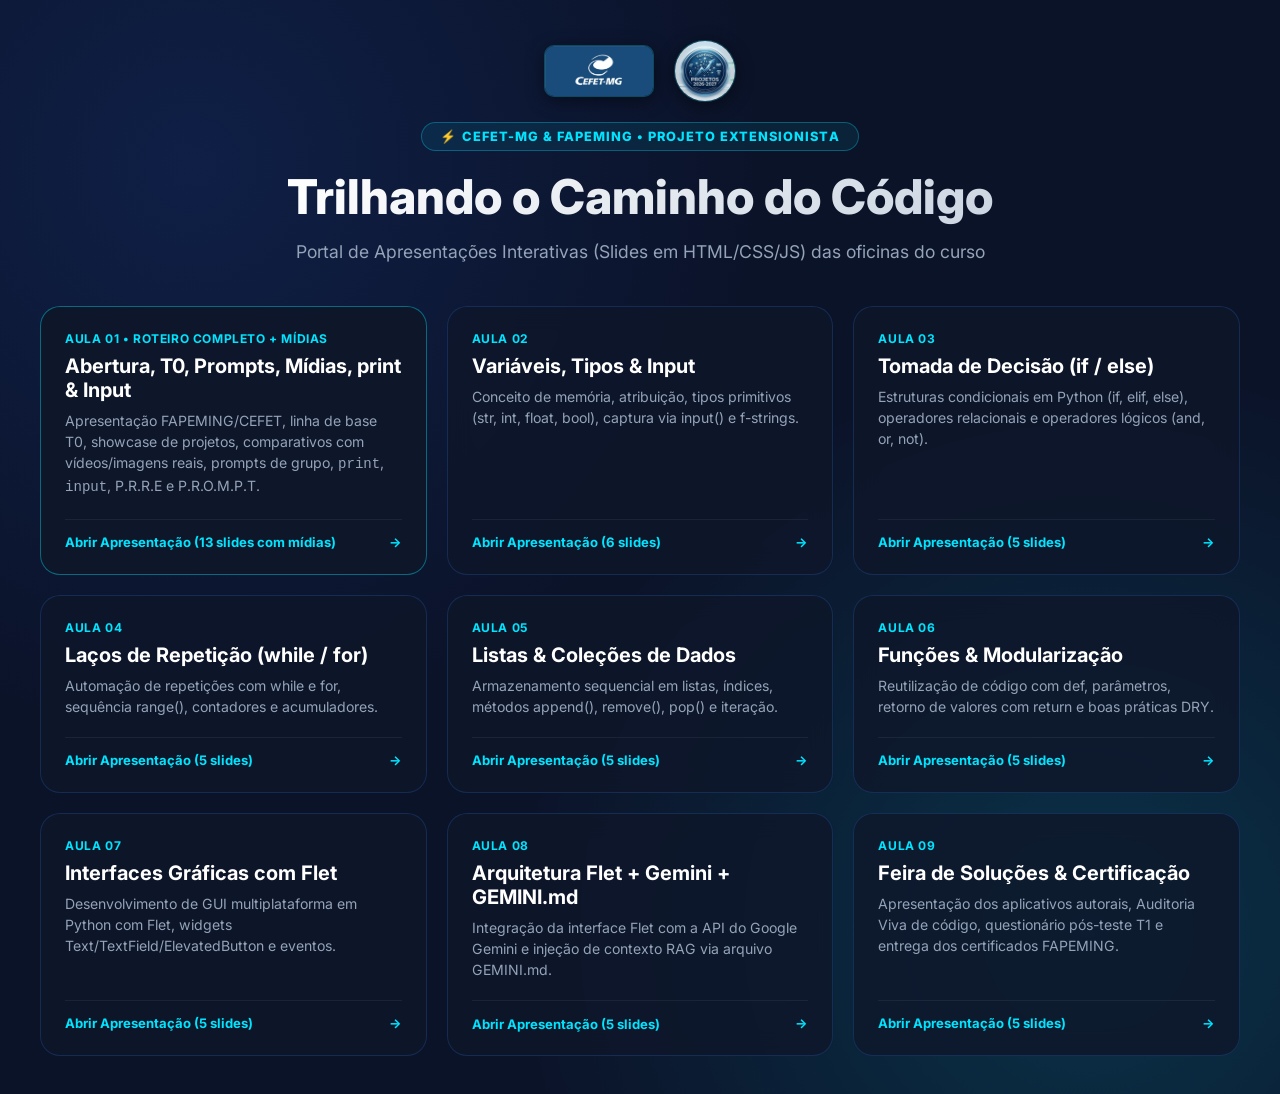
<file: index.html>
<!DOCTYPE html>
<html lang="pt-BR">
<head>
    <meta charset="UTF-8">
    <meta name="viewport" content="width=device-width, initial-scale=1.0">
    <title>Portal de Apresentações - Trilhando o Caminho do Código | CEFET-MG & FAPEMING</title>
    <link rel="preconnect" href="https://fonts.googleapis.com">
    <link rel="preconnect" href="https://fonts.gstatic.com" crossorigin>
    <link href="https://fonts.googleapis.com/css2?family=Inter:wght@400;500;600;700;800&family=JetBrains+Mono:wght@400;600;700&display=swap" rel="stylesheet">
    <style>
        *, *::before, *::after { margin: 0; padding: 0; box-sizing: border-box; }
        :root {
            --bg-primary: #0b1329;
            --bg-card: rgba(15, 23, 42, 0.78);
            --border-color: rgba(59, 130, 246, 0.2);
            --border-glow: rgba(0, 229, 255, 0.4);
            --text-primary: #f8fafc;
            --text-secondary: #94a3b8;
            --cefet-cyan: #00E5FF;
            --cefet-blue: #2563eb;
            --cefet-purple: #8b5cf6;
        }
        body {
            font-family: 'Inter', sans-serif;
            background-color: var(--bg-primary);
            color: var(--text-primary);
            min-height: 100vh;
            padding: 40px 20px;
            display: flex;
            flex-direction: column;
            align-items: center;
            background-image: 
                radial-gradient(circle at 15% 15%, rgba(37, 99, 235, 0.15), transparent 40%),
                radial-gradient(circle at 85% 85%, rgba(0, 229, 255, 0.15), transparent 40%);
        }
        .header {
            text-align: center;
            max-width: 850px;
            margin-bottom: 40px;
        }
        .badge {
            display: inline-block;
            padding: 6px 18px;
            border-radius: 100px;
            background: rgba(0, 229, 255, 0.08);
            border: 1px solid rgba(0, 229, 255, 0.3);
            color: var(--cefet-cyan);
            font-size: 0.8rem;
            font-weight: 800;
            letter-spacing: 0.08em;
            text-transform: uppercase;
            margin-bottom: 16px;
        }
        h1 {
            font-size: clamp(2rem, 4vw, 3rem);
            font-weight: 800;
            background: linear-gradient(135deg, #ffffff 0%, #cbd5e1 100%);
            -webkit-background-clip: text;
            -webkit-text-fill-color: transparent;
            margin-bottom: 12px;
        }
        p.subtitle {
            color: var(--text-secondary);
            font-size: 1.1rem;
            line-height: 1.6;
        }
        .grid {
            display: grid;
            grid-template-columns: repeat(auto-fit, minmax(320px, 1fr));
            gap: 20px;
            width: 100%;
            max-width: 1200px;
        }
        .card {
            background: var(--bg-card);
            border: 1px solid var(--border-color);
            border-radius: 20px;
            padding: 24px;
            text-decoration: none;
            color: inherit;
            transition: all 0.3s cubic-bezier(0.4, 0, 0.2, 1);
            display: flex;
            flex-direction: column;
            justify-content: space-between;
            position: relative;
            overflow: hidden;
            backdrop-filter: blur(12px);
        }
        .card:hover {
            border-color: var(--border-glow);
            transform: translateY(-4px);
            background: rgba(30, 41, 59, 0.85);
            box-shadow: 0 15px 35px rgba(0, 0, 0, 0.5), 0 0 20px rgba(0, 229, 255, 0.15);
        }
        .card-tag {
            font-size: 0.75rem;
            font-weight: 700;
            color: var(--cefet-cyan);
            text-transform: uppercase;
            letter-spacing: 0.05em;
            margin-bottom: 8px;
        }
        .card-title {
            font-size: 1.25rem;
            font-weight: 700;
            margin-bottom: 8px;
            color: #fff;
        }
        .card-desc {
            font-size: 0.88rem;
            color: var(--text-secondary);
            line-height: 1.5;
            margin-bottom: 20px;
        }
        .card-footer {
            display: flex;
            align-items: center;
            justify-content: space-between;
            font-size: 0.82rem;
            font-weight: 700;
            color: var(--cefet-cyan);
            border-top: 1px solid rgba(255, 255, 255, 0.06);
            padding-top: 14px;
        }
        .card-footer span.arrow {
            transition: transform 0.2s ease;
        }
        .card:hover .card-footer span.arrow {
            transform: translateX(5px);
        }

        /* Institutional Header Logos */
        .institution-header {
            display: flex;
            align-items: center;
            justify-content: center;
            gap: 20px;
            margin-bottom: 20px;
        }
        .inst-logo {
            height: 52px;
            object-fit: contain;
            border-radius: 10px;
            border: 1px solid rgba(0, 229, 255, 0.25);
            box-shadow: 0 4px 18px rgba(0, 0, 0, 0.45);
            transition: all 0.25s ease;
            background: rgba(15, 23, 42, 0.8);
        }
        .inst-logo.fapemig-logo {
            border-radius: 50%;
            height: 62px;
            width: 62px;
        }
        .inst-logo:hover {
            transform: scale(1.08);
            border-color: var(--cefet-cyan);
            box-shadow: 0 0 20px rgba(0, 229, 255, 0.6);
        }
    </style>
</head>
<body>
    <div class="header">
        <div class="institution-header">
            <img src="arquivos-trilhando/Imagens/logo-cefet.jpg" alt="Logo CEFET-MG" class="inst-logo cefet-logo" title="CEFET-MG - Centro Federal de Educação Tecnológica de Minas Gerais">
            <img src="arquivos-trilhando/Imagens/logo-fapemig.jpg" alt="Selo FAPEMIG 2026-2027" class="inst-logo fapemig-logo" title="FAPEMIG - Fundação de Amparo à Pesquisa do Estado de Minas Gerais">
        </div>
        <div class="badge">⚡ CEFET-MG & FAPEMING • PROJETO EXTENSIONISTA</div>
        <h1>Trilhando o Caminho do Código</h1>
        <p class="subtitle">Portal de Apresentações Interativas (Slides em HTML/CSS/JS) das oficinas do curso</p>
    </div>

    <div class="grid">

        <a href="arquivos-trilhando/Slides/aula-01-slides.html" class="card" style="border-color: rgba(0, 229, 255, 0.4); background: rgba(15, 23, 42, 0.9);">
            <div>
                <div class="card-tag">AULA 01 • ROTEIRO COMPLETO + MÍDIAS</div>
                <div class="card-title">Abertura, T0, Prompts, Mídias, print & Input</div>
                <div class="card-desc">Apresentação FAPEMING/CEFET, linha de base T0, showcase de projetos, comparativos com vídeos/imagens reais, prompts de grupo, <code>print</code>, <code>input</code>, P.R.R.E e P.R.O.M.P.T.</div>
            </div>
            <div class="card-footer">
                <span>Abrir Apresentação (13 slides com mídias)</span>
                <span class="arrow">→</span>
            </div>
        </a>

        <a href="arquivos-trilhando/Slides/aula-02-slides.html" class="card">
            <div>
                <div class="card-tag">AULA 02</div>
                <div class="card-title">Variáveis, Tipos & Input</div>
                <div class="card-desc">Conceito de memória, atribuição, tipos primitivos (str, int, float, bool), captura via input() e f-strings.</div>
            </div>
            <div class="card-footer">
                <span>Abrir Apresentação (6 slides)</span>
                <span class="arrow">→</span>
            </div>
        </a>

        <a href="arquivos-trilhando/Slides/aula-03-slides.html" class="card">
            <div>
                <div class="card-tag">AULA 03</div>
                <div class="card-title">Tomada de Decisão (if / else)</div>
                <div class="card-desc">Estruturas condicionais em Python (if, elif, else), operadores relacionais e operadores lógicos (and, or, not).</div>
            </div>
            <div class="card-footer">
                <span>Abrir Apresentação (5 slides)</span>
                <span class="arrow">→</span>
            </div>
        </a>

        <a href="arquivos-trilhando/Slides/aula-04-slides.html" class="card">
            <div>
                <div class="card-tag">AULA 04</div>
                <div class="card-title">Laços de Repetição (while / for)</div>
                <div class="card-desc">Automação de repetições com while e for, sequência range(), contadores e acumuladores.</div>
            </div>
            <div class="card-footer">
                <span>Abrir Apresentação (5 slides)</span>
                <span class="arrow">→</span>
            </div>
        </a>

        <a href="arquivos-trilhando/Slides/aula-05-slides.html" class="card">
            <div>
                <div class="card-tag">AULA 05</div>
                <div class="card-title">Listas & Coleções de Dados</div>
                <div class="card-desc">Armazenamento sequencial em listas, índices, métodos append(), remove(), pop() e iteração.</div>
            </div>
            <div class="card-footer">
                <span>Abrir Apresentação (5 slides)</span>
                <span class="arrow">→</span>
            </div>
        </a>

        <a href="arquivos-trilhando/Slides/aula-06-slides.html" class="card">
            <div>
                <div class="card-tag">AULA 06</div>
                <div class="card-title">Funções & Modularização</div>
                <div class="card-desc">Reutilização de código com def, parâmetros, retorno de valores com return e boas práticas DRY.</div>
            </div>
            <div class="card-footer">
                <span>Abrir Apresentação (5 slides)</span>
                <span class="arrow">→</span>
            </div>
        </a>

        <a href="arquivos-trilhando/Slides/aula-07-slides.html" class="card">
            <div>
                <div class="card-tag">AULA 07</div>
                <div class="card-title">Interfaces Gráficas com Flet</div>
                <div class="card-desc">Desenvolvimento de GUI multiplataforma em Python com Flet, widgets Text/TextField/ElevatedButton e eventos.</div>
            </div>
            <div class="card-footer">
                <span>Abrir Apresentação (5 slides)</span>
                <span class="arrow">→</span>
            </div>
        </a>

        <a href="arquivos-trilhando/Slides/aula-08-slides.html" class="card">
            <div>
                <div class="card-tag">AULA 08</div>
                <div class="card-title">Arquitetura Flet + Gemini + GEMINI.md</div>
                <div class="card-desc">Integração da interface Flet com a API do Google Gemini e injeção de contexto RAG via arquivo GEMINI.md.</div>
            </div>
            <div class="card-footer">
                <span>Abrir Apresentação (5 slides)</span>
                <span class="arrow">→</span>
            </div>
        </a>

        <a href="arquivos-trilhando/Slides/aula-09-slides.html" class="card">
            <div>
                <div class="card-tag">AULA 09</div>
                <div class="card-title">Feira de Soluções & Certificação</div>
                <div class="card-desc">Apresentação dos aplicativos autorais, Auditoria Viva de código, questionário pós-teste T1 e entrega dos certificados FAPEMING.</div>
            </div>
            <div class="card-footer">
                <span>Abrir Apresentação (5 slides)</span>
                <span class="arrow">→</span>
            </div>
        </a>
    </div>
</body>
</html>
</file>
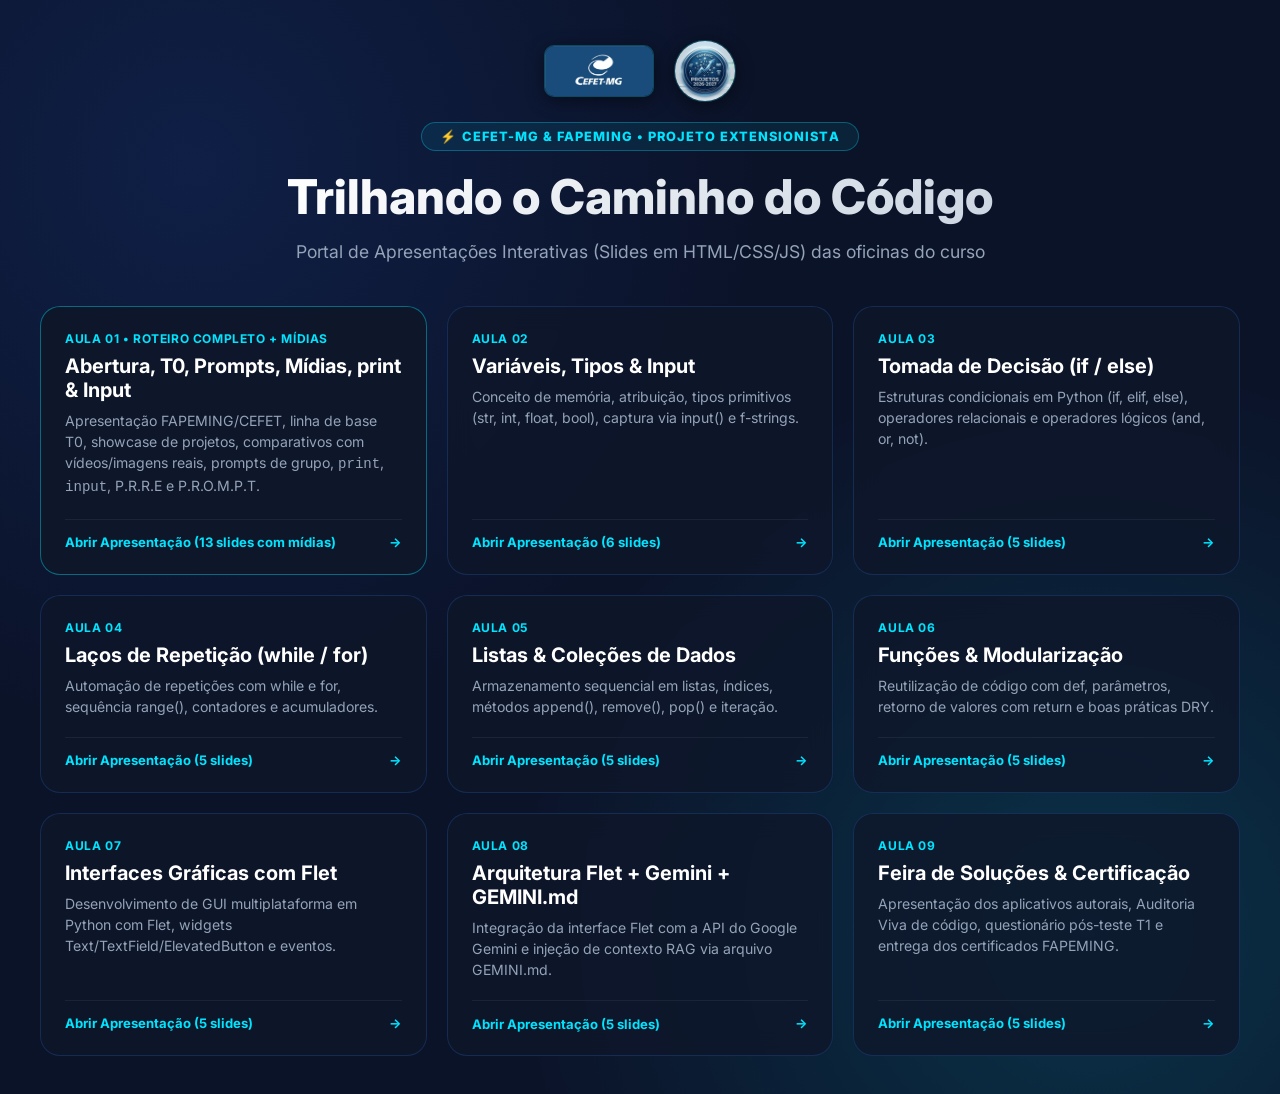
<file: arquivos-trilhando/index.html>
<!DOCTYPE html>
<html lang="pt-BR">
<head>
    <meta charset="UTF-8">
    <meta name="viewport" content="width=device-width, initial-scale=1.0">
    <title>Portal de Apresentações - Trilhando o Caminho do Código | CEFET-MG & FAPEMING</title>
    <link rel="preconnect" href="https://fonts.googleapis.com">
    <link rel="preconnect" href="https://fonts.gstatic.com" crossorigin>
    <link href="https://fonts.googleapis.com/css2?family=Inter:wght@400;500;600;700;800&family=JetBrains+Mono:wght@400;600;700&display=swap" rel="stylesheet">
    <style>
        *, *::before, *::after { margin: 0; padding: 0; box-sizing: border-box; }
        :root {
            --bg-primary: #0b1329;
            --bg-card: rgba(15, 23, 42, 0.78);
            --border-color: rgba(59, 130, 246, 0.2);
            --border-glow: rgba(0, 229, 255, 0.4);
            --text-primary: #f8fafc;
            --text-secondary: #94a3b8;
            --cefet-cyan: #00E5FF;
            --cefet-blue: #2563eb;
            --cefet-purple: #8b5cf6;
        }
        body {
            font-family: 'Inter', sans-serif;
            background-color: var(--bg-primary);
            color: var(--text-primary);
            min-height: 100vh;
            padding: 40px 20px;
            display: flex;
            flex-direction: column;
            align-items: center;
            background-image: 
                radial-gradient(circle at 15% 15%, rgba(37, 99, 235, 0.15), transparent 40%),
                radial-gradient(circle at 85% 85%, rgba(0, 229, 255, 0.15), transparent 40%);
        }
        .header {
            text-align: center;
            max-width: 850px;
            margin-bottom: 40px;
        }
        .badge {
            display: inline-block;
            padding: 6px 18px;
            border-radius: 100px;
            background: rgba(0, 229, 255, 0.08);
            border: 1px solid rgba(0, 229, 255, 0.3);
            color: var(--cefet-cyan);
            font-size: 0.8rem;
            font-weight: 800;
            letter-spacing: 0.08em;
            text-transform: uppercase;
            margin-bottom: 16px;
        }
        h1 {
            font-size: clamp(2rem, 4vw, 3rem);
            font-weight: 800;
            background: linear-gradient(135deg, #ffffff 0%, #cbd5e1 100%);
            -webkit-background-clip: text;
            -webkit-text-fill-color: transparent;
            margin-bottom: 12px;
        }
        p.subtitle {
            color: var(--text-secondary);
            font-size: 1.1rem;
            line-height: 1.6;
        }
        .grid {
            display: grid;
            grid-template-columns: repeat(auto-fit, minmax(320px, 1fr));
            gap: 20px;
            width: 100%;
            max-width: 1200px;
        }
        .card {
            background: var(--bg-card);
            border: 1px solid var(--border-color);
            border-radius: 20px;
            padding: 24px;
            text-decoration: none;
            color: inherit;
            transition: all 0.3s cubic-bezier(0.4, 0, 0.2, 1);
            display: flex;
            flex-direction: column;
            justify-content: space-between;
            position: relative;
            overflow: hidden;
            backdrop-filter: blur(12px);
        }
        .card:hover {
            border-color: var(--border-glow);
            transform: translateY(-4px);
            background: rgba(30, 41, 59, 0.85);
            box-shadow: 0 15px 35px rgba(0, 0, 0, 0.5), 0 0 20px rgba(0, 229, 255, 0.15);
        }
        .card-tag {
            font-size: 0.75rem;
            font-weight: 700;
            color: var(--cefet-cyan);
            text-transform: uppercase;
            letter-spacing: 0.05em;
            margin-bottom: 8px;
        }
        .card-title {
            font-size: 1.25rem;
            font-weight: 700;
            margin-bottom: 8px;
            color: #fff;
        }
        .card-desc {
            font-size: 0.88rem;
            color: var(--text-secondary);
            line-height: 1.5;
            margin-bottom: 20px;
        }
        .card-footer {
            display: flex;
            align-items: center;
            justify-content: space-between;
            font-size: 0.82rem;
            font-weight: 700;
            color: var(--cefet-cyan);
            border-top: 1px solid rgba(255, 255, 255, 0.06);
            padding-top: 14px;
        }
        .card-footer span.arrow {
            transition: transform 0.2s ease;
        }
        .card:hover .card-footer span.arrow {
            transform: translateX(5px);
        }

        /* Institutional Header Logos */
        .institution-header {
            display: flex;
            align-items: center;
            justify-content: center;
            gap: 20px;
            margin-bottom: 20px;
        }
        .inst-logo {
            height: 52px;
            object-fit: contain;
            border-radius: 10px;
            border: 1px solid rgba(0, 229, 255, 0.25);
            box-shadow: 0 4px 18px rgba(0, 0, 0, 0.45);
            transition: all 0.25s ease;
            background: rgba(15, 23, 42, 0.8);
        }
        .inst-logo.fapemig-logo {
            border-radius: 50%;
            height: 62px;
            width: 62px;
        }
        .inst-logo:hover {
            transform: scale(1.08);
            border-color: var(--cefet-cyan);
            box-shadow: 0 0 20px rgba(0, 229, 255, 0.6);
        }
    </style>
</head>
<body>
    <div class="header">
        <div class="institution-header">
            <img src="Imagens/logo-cefet.jpg" alt="Logo CEFET-MG" class="inst-logo cefet-logo" title="CEFET-MG - Centro Federal de Educação Tecnológica de Minas Gerais">
            <img src="Imagens/logo-fapemig.jpg" alt="Selo FAPEMIG 2026-2027" class="inst-logo fapemig-logo" title="FAPEMIG - Fundação de Amparo à Pesquisa do Estado de Minas Gerais">
        </div>
        <div class="badge">⚡ CEFET-MG & FAPEMING • PROJETO EXTENSIONISTA</div>
        <h1>Trilhando o Caminho do Código</h1>
        <p class="subtitle">Portal de Apresentações Interativas (Slides em HTML/CSS/JS) das oficinas do curso</p>
    </div>

    <div class="grid">

        <a href="Slides/aula-01-slides.html" class="card" style="border-color: rgba(0, 229, 255, 0.4); background: rgba(15, 23, 42, 0.9);">
            <div>
                <div class="card-tag">AULA 01 • ROTEIRO COMPLETO + MÍDIAS</div>
                <div class="card-title">Abertura, T0, Prompts, Mídias, print & Input</div>
                <div class="card-desc">Apresentação FAPEMING/CEFET, linha de base T0, showcase de projetos, comparativos com vídeos/imagens reais, prompts de grupo, <code>print</code>, <code>input</code>, P.R.R.E e P.R.O.M.P.T.</div>
            </div>
            <div class="card-footer">
                <span>Abrir Apresentação (13 slides com mídias)</span>
                <span class="arrow">→</span>
            </div>
        </a>

        <a href="Slides/aula-02-slides.html" class="card">
            <div>
                <div class="card-tag">AULA 02</div>
                <div class="card-title">Variáveis, Tipos & Input</div>
                <div class="card-desc">Conceito de memória, atribuição, tipos primitivos (str, int, float, bool), captura via input() e f-strings.</div>
            </div>
            <div class="card-footer">
                <span>Abrir Apresentação (6 slides)</span>
                <span class="arrow">→</span>
            </div>
        </a>

        <a href="Slides/aula-03-slides.html" class="card">
            <div>
                <div class="card-tag">AULA 03</div>
                <div class="card-title">Tomada de Decisão (if / else)</div>
                <div class="card-desc">Estruturas condicionais em Python (if, elif, else), operadores relacionais e operadores lógicos (and, or, not).</div>
            </div>
            <div class="card-footer">
                <span>Abrir Apresentação (5 slides)</span>
                <span class="arrow">→</span>
            </div>
        </a>

        <a href="Slides/aula-04-slides.html" class="card">
            <div>
                <div class="card-tag">AULA 04</div>
                <div class="card-title">Laços de Repetição (while / for)</div>
                <div class="card-desc">Automação de repetições com while e for, sequência range(), contadores e acumuladores.</div>
            </div>
            <div class="card-footer">
                <span>Abrir Apresentação (5 slides)</span>
                <span class="arrow">→</span>
            </div>
        </a>

        <a href="Slides/aula-05-slides.html" class="card">
            <div>
                <div class="card-tag">AULA 05</div>
                <div class="card-title">Listas & Coleções de Dados</div>
                <div class="card-desc">Armazenamento sequencial em listas, índices, métodos append(), remove(), pop() e iteração.</div>
            </div>
            <div class="card-footer">
                <span>Abrir Apresentação (5 slides)</span>
                <span class="arrow">→</span>
            </div>
        </a>

        <a href="Slides/aula-06-slides.html" class="card">
            <div>
                <div class="card-tag">AULA 06</div>
                <div class="card-title">Funções & Modularização</div>
                <div class="card-desc">Reutilização de código com def, parâmetros, retorno de valores com return e boas práticas DRY.</div>
            </div>
            <div class="card-footer">
                <span>Abrir Apresentação (5 slides)</span>
                <span class="arrow">→</span>
            </div>
        </a>

        <a href="Slides/aula-07-slides.html" class="card">
            <div>
                <div class="card-tag">AULA 07</div>
                <div class="card-title">Interfaces Gráficas com Flet</div>
                <div class="card-desc">Desenvolvimento de GUI multiplataforma em Python com Flet, widgets Text/TextField/ElevatedButton e eventos.</div>
            </div>
            <div class="card-footer">
                <span>Abrir Apresentação (5 slides)</span>
                <span class="arrow">→</span>
            </div>
        </a>

        <a href="Slides/aula-08-slides.html" class="card">
            <div>
                <div class="card-tag">AULA 08</div>
                <div class="card-title">Arquitetura Flet + Gemini + GEMINI.md</div>
                <div class="card-desc">Integração da interface Flet com a API do Google Gemini e injeção de contexto RAG via arquivo GEMINI.md.</div>
            </div>
            <div class="card-footer">
                <span>Abrir Apresentação (5 slides)</span>
                <span class="arrow">→</span>
            </div>
        </a>

        <a href="Slides/aula-09-slides.html" class="card">
            <div>
                <div class="card-tag">AULA 09</div>
                <div class="card-title">Feira de Soluções & Certificação</div>
                <div class="card-desc">Apresentação dos aplicativos autorais, Auditoria Viva de código, questionário pós-teste T1 e entrega dos certificados FAPEMING.</div>
            </div>
            <div class="card-footer">
                <span>Abrir Apresentação (5 slides)</span>
                <span class="arrow">→</span>
            </div>
        </a>
    </div>
</body>
</html>
</file>
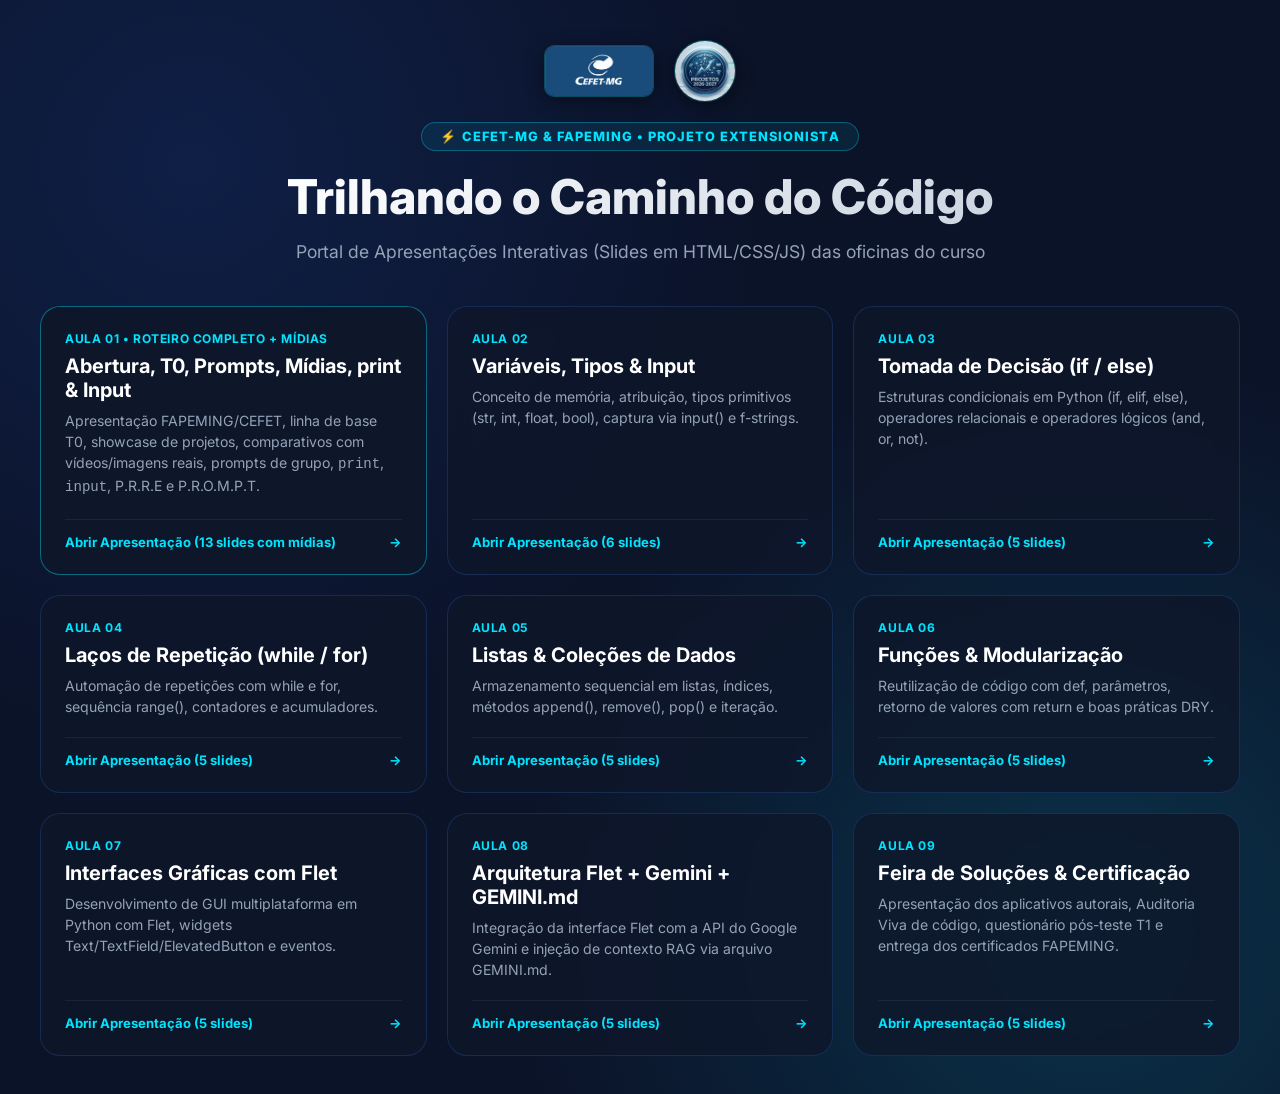
<file: arquivos-trilhando/Slides/index.html>
<!DOCTYPE html>
<html lang="pt-BR">
<head>
    <meta charset="UTF-8">
    <meta name="viewport" content="width=device-width, initial-scale=1.0">
    <title>Portal de Apresentações - Trilhando o Caminho do Código | CEFET-MG & FAPEMING</title>
    <link rel="preconnect" href="https://fonts.googleapis.com">
    <link rel="preconnect" href="https://fonts.gstatic.com" crossorigin>
    <link href="https://fonts.googleapis.com/css2?family=Inter:wght@400;500;600;700;800&family=JetBrains+Mono:wght@400;600;700&display=swap" rel="stylesheet">
    <style>
        *, *::before, *::after { margin: 0; padding: 0; box-sizing: border-box; }
        :root {
            --bg-primary: #0b1329;
            --bg-card: rgba(15, 23, 42, 0.78);
            --border-color: rgba(59, 130, 246, 0.2);
            --border-glow: rgba(0, 229, 255, 0.4);
            --text-primary: #f8fafc;
            --text-secondary: #94a3b8;
            --cefet-cyan: #00E5FF;
            --cefet-blue: #2563eb;
            --cefet-purple: #8b5cf6;
        }
        body {
            font-family: 'Inter', sans-serif;
            background-color: var(--bg-primary);
            color: var(--text-primary);
            min-height: 100vh;
            padding: 40px 20px;
            display: flex;
            flex-direction: column;
            align-items: center;
            background-image: 
                radial-gradient(circle at 15% 15%, rgba(37, 99, 235, 0.15), transparent 40%),
                radial-gradient(circle at 85% 85%, rgba(0, 229, 255, 0.15), transparent 40%);
        }
        .header {
            text-align: center;
            max-width: 850px;
            margin-bottom: 40px;
        }
        .badge {
            display: inline-block;
            padding: 6px 18px;
            border-radius: 100px;
            background: rgba(0, 229, 255, 0.08);
            border: 1px solid rgba(0, 229, 255, 0.3);
            color: var(--cefet-cyan);
            font-size: 0.8rem;
            font-weight: 800;
            letter-spacing: 0.08em;
            text-transform: uppercase;
            margin-bottom: 16px;
        }
        h1 {
            font-size: clamp(2rem, 4vw, 3rem);
            font-weight: 800;
            background: linear-gradient(135deg, #ffffff 0%, #cbd5e1 100%);
            -webkit-background-clip: text;
            -webkit-text-fill-color: transparent;
            margin-bottom: 12px;
        }
        p.subtitle {
            color: var(--text-secondary);
            font-size: 1.1rem;
            line-height: 1.6;
        }
        .grid {
            display: grid;
            grid-template-columns: repeat(auto-fit, minmax(320px, 1fr));
            gap: 20px;
            width: 100%;
            max-width: 1200px;
        }
        .card {
            background: var(--bg-card);
            border: 1px solid var(--border-color);
            border-radius: 20px;
            padding: 24px;
            text-decoration: none;
            color: inherit;
            transition: all 0.3s cubic-bezier(0.4, 0, 0.2, 1);
            display: flex;
            flex-direction: column;
            justify-content: space-between;
            position: relative;
            overflow: hidden;
            backdrop-filter: blur(12px);
        }
        .card:hover {
            border-color: var(--border-glow);
            transform: translateY(-4px);
            background: rgba(30, 41, 59, 0.85);
            box-shadow: 0 15px 35px rgba(0, 0, 0, 0.5), 0 0 20px rgba(0, 229, 255, 0.15);
        }
        .card-tag {
            font-size: 0.75rem;
            font-weight: 700;
            color: var(--cefet-cyan);
            text-transform: uppercase;
            letter-spacing: 0.05em;
            margin-bottom: 8px;
        }
        .card-title {
            font-size: 1.25rem;
            font-weight: 700;
            margin-bottom: 8px;
            color: #fff;
        }
        .card-desc {
            font-size: 0.88rem;
            color: var(--text-secondary);
            line-height: 1.5;
            margin-bottom: 20px;
        }
        .card-footer {
            display: flex;
            align-items: center;
            justify-content: space-between;
            font-size: 0.82rem;
            font-weight: 700;
            color: var(--cefet-cyan);
            border-top: 1px solid rgba(255, 255, 255, 0.06);
            padding-top: 14px;
        }
        .card-footer span.arrow {
            transition: transform 0.2s ease;
        }
        .card:hover .card-footer span.arrow {
            transform: translateX(5px);
        }

        /* Institutional Header Logos */
        .institution-header {
            display: flex;
            align-items: center;
            justify-content: center;
            gap: 20px;
            margin-bottom: 20px;
        }
        .inst-logo {
            height: 52px;
            object-fit: contain;
            border-radius: 10px;
            border: 1px solid rgba(0, 229, 255, 0.25);
            box-shadow: 0 4px 18px rgba(0, 0, 0, 0.45);
            transition: all 0.25s ease;
            background: rgba(15, 23, 42, 0.8);
        }
        .inst-logo.fapemig-logo {
            border-radius: 50%;
            height: 62px;
            width: 62px;
        }
        .inst-logo:hover {
            transform: scale(1.08);
            border-color: var(--cefet-cyan);
            box-shadow: 0 0 20px rgba(0, 229, 255, 0.6);
        }
    </style>
</head>
<body>
    <div class="header">
        <div class="institution-header">
            <img src="../Imagens/logo-cefet.jpg" alt="Logo CEFET-MG" class="inst-logo cefet-logo" title="CEFET-MG - Centro Federal de Educação Tecnológica de Minas Gerais">
            <img src="../Imagens/logo-fapemig.jpg" alt="Selo FAPEMIG 2026-2027" class="inst-logo fapemig-logo" title="FAPEMIG - Fundação de Amparo à Pesquisa do Estado de Minas Gerais">
        </div>
        <div class="badge">⚡ CEFET-MG & FAPEMING • PROJETO EXTENSIONISTA</div>
        <h1>Trilhando o Caminho do Código</h1>
        <p class="subtitle">Portal de Apresentações Interativas (Slides em HTML/CSS/JS) das oficinas do curso</p>
    </div>

    <div class="grid">

        <a href="aula-01-slides.html" class="card" style="border-color: rgba(0, 229, 255, 0.4); background: rgba(15, 23, 42, 0.9);">
            <div>
                <div class="card-tag">AULA 01 • ROTEIRO COMPLETO + MÍDIAS</div>
                <div class="card-title">Abertura, T0, Prompts, Mídias, print & Input</div>
                <div class="card-desc">Apresentação FAPEMING/CEFET, linha de base T0, showcase de projetos, comparativos com vídeos/imagens reais, prompts de grupo, <code>print</code>, <code>input</code>, P.R.R.E e P.R.O.M.P.T.</div>
            </div>
            <div class="card-footer">
                <span>Abrir Apresentação (13 slides com mídias)</span>
                <span class="arrow">→</span>
            </div>
        </a>

        <a href="aula-02-slides.html" class="card">
            <div>
                <div class="card-tag">AULA 02</div>
                <div class="card-title">Variáveis, Tipos & Input</div>
                <div class="card-desc">Conceito de memória, atribuição, tipos primitivos (str, int, float, bool), captura via input() e f-strings.</div>
            </div>
            <div class="card-footer">
                <span>Abrir Apresentação (6 slides)</span>
                <span class="arrow">→</span>
            </div>
        </a>

        <a href="aula-03-slides.html" class="card">
            <div>
                <div class="card-tag">AULA 03</div>
                <div class="card-title">Tomada de Decisão (if / else)</div>
                <div class="card-desc">Estruturas condicionais em Python (if, elif, else), operadores relacionais e operadores lógicos (and, or, not).</div>
            </div>
            <div class="card-footer">
                <span>Abrir Apresentação (5 slides)</span>
                <span class="arrow">→</span>
            </div>
        </a>

        <a href="aula-04-slides.html" class="card">
            <div>
                <div class="card-tag">AULA 04</div>
                <div class="card-title">Laços de Repetição (while / for)</div>
                <div class="card-desc">Automação de repetições com while e for, sequência range(), contadores e acumuladores.</div>
            </div>
            <div class="card-footer">
                <span>Abrir Apresentação (5 slides)</span>
                <span class="arrow">→</span>
            </div>
        </a>

        <a href="aula-05-slides.html" class="card">
            <div>
                <div class="card-tag">AULA 05</div>
                <div class="card-title">Listas & Coleções de Dados</div>
                <div class="card-desc">Armazenamento sequencial em listas, índices, métodos append(), remove(), pop() e iteração.</div>
            </div>
            <div class="card-footer">
                <span>Abrir Apresentação (5 slides)</span>
                <span class="arrow">→</span>
            </div>
        </a>

        <a href="aula-06-slides.html" class="card">
            <div>
                <div class="card-tag">AULA 06</div>
                <div class="card-title">Funções & Modularização</div>
                <div class="card-desc">Reutilização de código com def, parâmetros, retorno de valores com return e boas práticas DRY.</div>
            </div>
            <div class="card-footer">
                <span>Abrir Apresentação (5 slides)</span>
                <span class="arrow">→</span>
            </div>
        </a>

        <a href="aula-07-slides.html" class="card">
            <div>
                <div class="card-tag">AULA 07</div>
                <div class="card-title">Interfaces Gráficas com Flet</div>
                <div class="card-desc">Desenvolvimento de GUI multiplataforma em Python com Flet, widgets Text/TextField/ElevatedButton e eventos.</div>
            </div>
            <div class="card-footer">
                <span>Abrir Apresentação (5 slides)</span>
                <span class="arrow">→</span>
            </div>
        </a>

        <a href="aula-08-slides.html" class="card">
            <div>
                <div class="card-tag">AULA 08</div>
                <div class="card-title">Arquitetura Flet + Gemini + GEMINI.md</div>
                <div class="card-desc">Integração da interface Flet com a API do Google Gemini e injeção de contexto RAG via arquivo GEMINI.md.</div>
            </div>
            <div class="card-footer">
                <span>Abrir Apresentação (5 slides)</span>
                <span class="arrow">→</span>
            </div>
        </a>

        <a href="aula-09-slides.html" class="card">
            <div>
                <div class="card-tag">AULA 09</div>
                <div class="card-title">Feira de Soluções & Certificação</div>
                <div class="card-desc">Apresentação dos aplicativos autorais, Auditoria Viva de código, questionário pós-teste T1 e entrega dos certificados FAPEMING.</div>
            </div>
            <div class="card-footer">
                <span>Abrir Apresentação (5 slides)</span>
                <span class="arrow">→</span>
            </div>
        </a>
    </div>
</body>
</html>
</file>
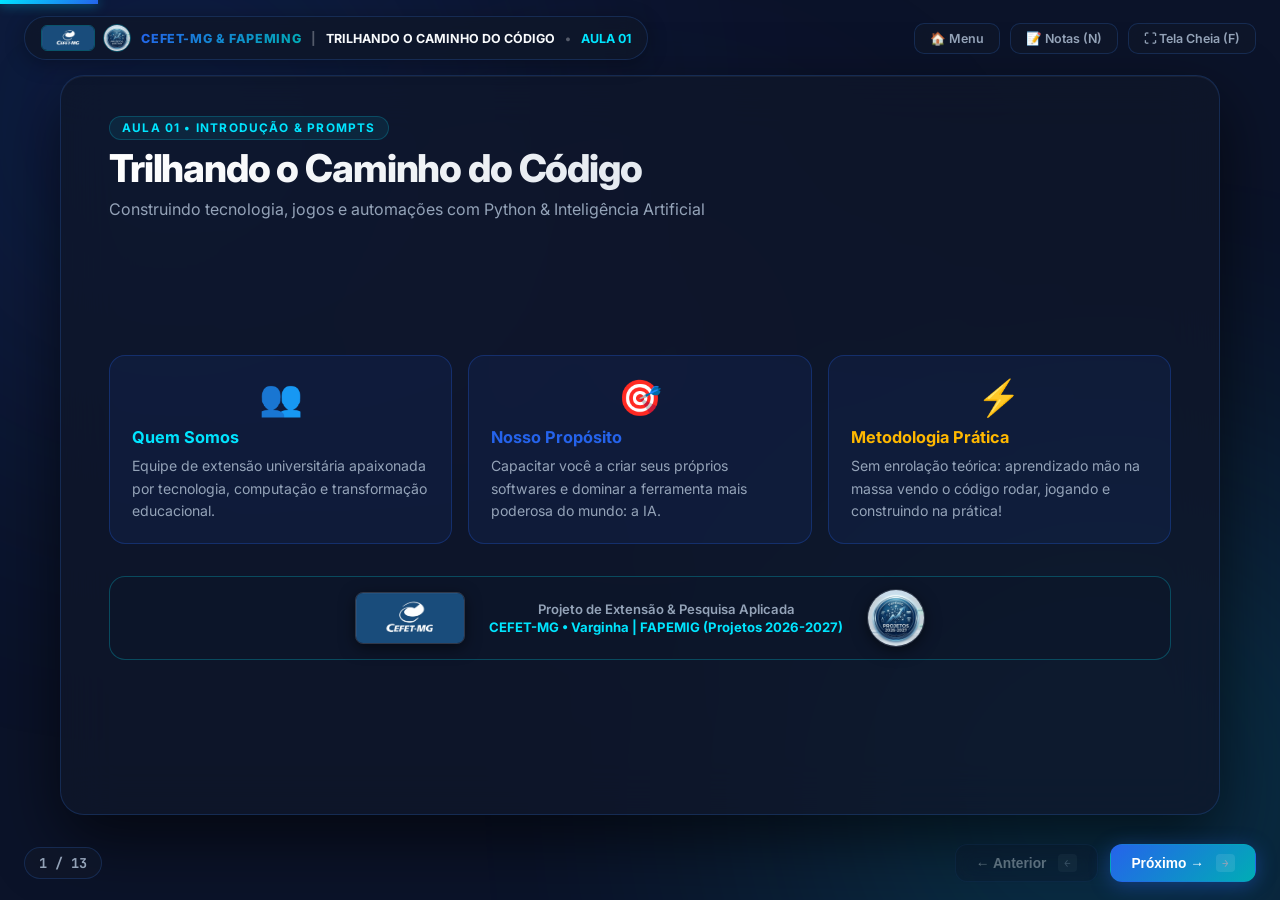
<file: arquivos-trilhando/Slides/aula-01-slides.html>
<!DOCTYPE html>
<html lang="pt-BR">

<head>
    <meta charset="UTF-8">
    <meta name="viewport" content="width=device-width, initial-scale=1.0">
    <title>Aula 01 - Trilhando o Caminho do Código | CEFET-MG & FAPEMING</title>
    <link rel="preconnect" href="https://fonts.googleapis.com">
    <link rel="preconnect" href="https://fonts.gstatic.com" crossorigin>
    <link
        href="https://fonts.googleapis.com/css2?family=Inter:wght@400;500;600;700;800&family=JetBrains+Mono:wght@400;600;700&display=swap"
        rel="stylesheet">
    <link rel="stylesheet" href="slides-style.css">
    <style>
        .media-compare-grid {
            display: grid;
            grid-template-columns: 1fr 1fr;
            gap: 14px;
            margin-top: 10px;
        }

        .media-card {
            background: rgba(0, 0, 0, 0.4);
            border-radius: 12px;
            padding: 12px;
            border: 1px solid rgba(255, 255, 255, 0.08);
            text-align: center;
        }

        .media-card video,
        .media-card img {
            width: 100%;
            max-height: 220px;
            object-fit: contain;
            border-radius: 8px;
            margin-top: 6px;
        }

        .media-title-bad {
            color: var(--cefet-red);
            font-weight: 700;
            font-size: 0.85rem;
        }

        .media-title-good {
            color: var(--cefet-green);
            font-weight: 700;
            font-size: 0.85rem;
        }
    </style>
</head>

<body>
    <div class="progress-bar" id="progressBar"></div>
    <div class="bg-glow">
        <div class="glow-orb glow-orb-1"></div>
        <div class="glow-orb glow-orb-2"></div>
        <div class="glow-orb glow-orb-3"></div>
    </div>

    <!-- Top Navigation Bar -->
    <header class="top-bar">
        <div class="brand-badge">
            <div class="top-bar-logos">
                <img src="../Imagens/logo-cefet.jpg" alt="CEFET-MG" class="top-bar-logo-img">
                <img src="../Imagens/logo-fapemig.jpg" alt="FAPEMIG" class="top-bar-logo-img fapemig-circle">
            </div>
            <span class="cefet-tag">CEFET-MG & FAPEMING</span>
            <span style="opacity:0.3">|</span>
            <span>TRILHANDO O CAMINHO DO CÓDIGO</span>
            <span style="opacity:0.3">•</span>
            <span style="color:var(--cefet-cyan)">AULA 01</span>
        </div>
        <div class="top-controls">
            <a href="../../index.html" class="control-btn">🏠 Menu</a>
            <button class="control-btn" id="notesToggle">📝 Notas (N)</button>
            <button class="control-btn" id="fullscreenToggle">⛶ Tela Cheia (F)</button>
        </div>
    </header>

    <!-- Main Presentation Stage -->
    <main class="presentation-stage">

        <!-- Slide 1: Capa & Apresentação -->
        <section class="slide active"
            data-notes="<strong>Abertura (10 min):</strong> Dar boas-vindas aos alunos e mentores do CEFET/FAPEMING. Apresentar a equipe de extensão, a visão do curso e o impacto de aprender a construir tecnologia.">
            <div class="slide-header">
                <span class="slide-step">AULA 01 • INTRODUÇÃO & PROMPTS</span>
                <h1 class="slide-title">Trilhando o Caminho do Código</h1>
                <p class="slide-subtitle">Construindo tecnologia, jogos e automações com Python & Inteligência
                    Artificial</p>
            </div>
            <div class="slide-body">
                <div class="grid-3">
                    <div class="content-box accent-box">
                        <div class="big-icon">👥</div>
                        <h4 style="color:var(--cefet-cyan)">Quem Somos</h4>
                        <p>Equipe de extensão universitária apaixonada por tecnologia, computação e transformação
                            educacional.</p>
                    </div>
                    <div class="content-box accent-box">
                        <div class="big-icon">🎯</div>
                        <h4 style="color:var(--cefet-blue)">Nosso Propósito</h4>
                        <p>Capacitar você a criar seus próprios softwares e dominar a ferramenta mais poderosa do mundo:
                            a IA.</p>
                    </div>
                    <div class="content-box accent-box">
                        <div class="big-icon">⚡</div>
                        <h4 style="color:var(--cefet-gold)">Metodologia Prática</h4>
                        <p>Sem enrolação teórica: aprendizado mão na massa vendo o código rodar, jogando e construindo
                            na prática!</p>
                    </div>
                </div>

                <!-- Banner Institucional CEFET & FAPEMIG -->
                <div class="capa-institution-banner">
                    <img src="../Imagens/logo-cefet.jpg" alt="Logo CEFET-MG" class="capa-inst-img" title="CEFET-MG">
                    <div
                        style="font-size:0.82rem; color:var(--text-secondary); font-weight:600; text-align:center; line-height:1.4;">
                        Projeto de Extensão & Pesquisa Aplicada<br>
                        <span style="color:var(--cefet-cyan); font-weight:700;">CEFET-MG • Varginha | FAPEMIG (Projetos
                            2026-2027)</span>
                    </div>
                    <img src="../Imagens/logo-fapemig.jpg" alt="Selo FAPEMIG" class="capa-inst-img fapemig-circle"
                        title="FAPEMIG 2026-2027">
                </div>
            </div>
        </section>

        <!-- Slide 2: Presença & Certificação -->
        <section class="slide"
            data-notes="<strong>Presença & T0 (45 min):</strong> Orientar os estudantes no preenchimento do cadastro e formulário T0. Garantir silêncio e autonomia individual sem consultas externas.">
            <div class="slide-header">
                <span class="slide-step">BLOCO 2 • CREDENCIAMENTO & T0</span>
                <h2 class="slide-title">Presença & Certificação Oficial</h2>
                <p class="slide-subtitle">Seu passaporte para validação no projeto e emissão do certificado FAPEMING /
                    CEFET</p>
            </div>
            <div class="slide-body">
                <div class="grid-2" style="align-items: stretch;">
                    <!-- QR Code no Cadastro do Aluno -->
                    <div class="content-box warn-box"
                        style="display:flex; flex-direction:column; align-items:center; text-align:center; justify-content:space-between; height:100%;">
                        <div style="width:100%;">
                            <h4 style="width:100%; justify-content:center;">📝 Dados Obrigatórios no Cadastro</h4>
                            <ul style="text-align:left; font-size:0.82rem; margin-bottom:8px; width:100%;">
                                <li><strong>Nome Completo:</strong> Sem abreviações para o certificado.</li>
                                <li><strong>CPF:</strong> Para validação do registro acadêmico.</li>
                                <li><strong>E-mail Ativo:</strong> Onde receberá os materiais.</li>
                            </ul>
                        </div>
                        <div style="display:flex; flex-direction:column; align-items:center; width:100%;">
                            <div class="qrcode-container" title="Clique para expandir o QR Code"
                                style="background:#ffffff; padding:10px; border-radius:14px; border:2px solid var(--cefet-gold); box-shadow:0 0 20px rgba(255,184,0,0.4); margin:6px 0; cursor:pointer;">
                                <img src="../Imagens/qrcode-cadastro.jpeg" alt="QR Code Cadastro de Alunos"
                                    class="qrcode-img" style="width:140px; height:140px; display:block;">
                            </div>
                            <p style="font-size:0.78rem; color:var(--cefet-gold); font-weight:700; margin-top:4px;">📲
                                Aponte a câmera ou clique para expandir</p>
                            <a href="https://docs.google.com/forms/d/e/1FAIpQLSfCJOSWWcLluYev1PleqBY1V2N5altAIb2xQPTqDQ6PS6pp1g/viewform?usp=dialog"
                                target="_blank" class="form-link-btn gold-btn">
                                📝 Link direto do Cadastro
                            </a>
                        </div>
                    </div>

                    <!-- Formulário T0 com Link Oficial -->
                    <div class="content-box accent-box"
                        style="display:flex; flex-direction:column; align-items:center; text-align:center; justify-content:space-between; height:100%;">
                        <div style="width:100%;">
                            <h4 style="width:100%; justify-content:center;">📋 Formulário de Linha de Base (T0)</h4>
                            <ul style="text-align:left; font-size:0.82rem; margin-bottom:8px; width:100%;">
                                <li><strong>Responda com honestidade:</strong> Avaliação diagnóstica inicial.</li>
                                <li><strong>Teste individual:</strong> Sem consultas externas.</li>
                                <li><strong>Ponto de partida:</strong> Medição base para certificado.</li>
                            </ul>
                        </div>
                        <div style="display:flex; flex-direction:column; align-items:center; width:100%;">
                            <div class="qrcode-container" title="Clique para expandir o QR Code"
                                style="background:#ffffff; padding:10px; border-radius:14px; border:2px solid var(--cefet-cyan); box-shadow:0 0 20px rgba(0,229,255,0.4); margin:6px 0; cursor:pointer;">
                                <img src="../Imagens/qrcode-t0.jpeg" alt="QR Code Formulário T0" class="qrcode-img"
                                    style="width:140px; height:140px; display:block;">
                            </div>
                            <p style="font-size:0.78rem; color:var(--cefet-cyan); font-weight:700; margin-top:4px;">📲
                                Aponte a câmera ou clique para expandir</p>
                            <a href="https://docs.google.com/forms/d/1cti5P6zpnqMxsRky83t9_mzwyhQPSM-l3XNMAq9LNyU/edit"
                                target="_blank" class="form-link-btn">
                                🔗 Link direto do Formulário T0
                            </a>
                        </div>
                    </div>
                </div>
            </div>
        </section>

        <!-- Slide 3: Showcase Tecnológico (Onde Podemos Chegar?) -->
        <section class="slide"
            data-notes="<strong>Showcase Tecnológico (20 min):</strong> Rodar ou mostrar demonstrações rápidas do que é possível criar combinando Python e IA.">
            <div class="slide-header">
                <span class="slide-step">SHOWCASE TECNOLÓGICO</span>
                <h2 class="slide-title">Onde Podemos Chegar?</h2>
                <p class="slide-subtitle">Exemplos reais de softwares, jogos e automações que seremos capazes de
                    construir juntos</p>
            </div>
            <div class="slide-body">
                <div class="grid-3">
                    <div class="content-box">
                        <div class="big-icon">🐍</div>
                        <h4 style="color:var(--cefet-green)">Jogo da Cobrinha (Snake)</h4>
                        <p>Grade 2D fluida, lógica de crescimento, detecção de colisões e placar de recordes salvo no
                            sistema.</p>
                    </div>
                    <div class="content-box">
                        <div class="big-icon">🐦</div>
                        <h4 style="color:var(--cefet-cyan)">Flappy Bird</h4>
                        <p>Física de gravidade simulada, impulsos de pulo e geração procedural contínua de obstáculos.
                        </p>
                    </div>
                    <div class="content-box">
                        <div class="big-icon">🧱</div>
                        <h4 style="color:var(--cefet-gold)">Tetris & Automação Web</h4>
                        <p>Matrizes de peças e robôs RPA que abrem navegadores e executam tarefas repetitivas
                            automaticamente.</p>
                    </div>
                </div>
                <div class="content-box tip-box" style="margin-top:8px;">
                    <p style="text-align:center; font-weight:600; color:#fff;">💡 <strong>Mudança de Chave:</strong>
                        Deixar de ser apenas usuário que consome redes e jogos para ser o desenvolvedor que cria as
                        próprias regras!</p>
                </div>
            </div>
        </section>

        <!-- Slide 4: A Inteligência Artificial como Parceira -->
        <section class="slide"
            data-notes="<strong>Copiloto de IA:</strong> Explicar como a IA atua como um mentor técnico de código e a importância da precisão nos comandos.">
            <div class="slide-header">
                <span class="slide-step">FUNDAMENTOS DE IA</span>
                <h2 class="slide-title">A Inteligência Artificial como Parceira de Código</h2>
                <p class="slide-subtitle">Como usar o Gemini CLI para acelerar seu aprendizado e gerar código funcional
                </p>
            </div>
            <div class="slide-body">
                <div class="grid-2">
                    <div class="content-box good-box">
                        <h4>🤖 O Papel da IA no Aprendizado</h4>
                        <ul>
                            <li>Gera a estrutura inicial do código em segundos.</li>
                            <li>Ajuda a encontrar, explicar e corrigir erros (bugs).</li>
                            <li>Explica linhas complexas com analogias didáticas adaptadas a você.</li>
                        </ul>
                    </div>
                    <div class="content-box bad-box">
                        <h4>⚠️ O Perigo da Falta de Clareza</h4>
                        <ul>
                            <li>A IA não lê pensamentos: ela exige instruções precisas e sem ambiguidade.</li>
                            <li>Um pedido vago gera código quebrado, incompatível ou respostas inadequadas.</li>
                            <li><strong>Quem domina a instrução (prompt), domina o resultado!</strong></li>
                        </ul>
                    </div>
                </div>
            </div>
        </section>

        <!-- Slide 5: O Que é um Prompt? -->
        <section class="slide"
            data-notes="<strong>Anatomia de Prompts:</strong> Explicar os 3 pilares fundamentais: Contexto, Regras e Formato.">
            <div class="slide-header">
                <span class="slide-step">ENGENHARIA DE PROMPTS</span>
                <h2 class="slide-title">O Que é um "Prompt"?</h2>
                <p class="slide-subtitle">A ponte de comunicação e comandos entre a intenção humana e a inteligência da
                    máquina</p>
            </div>
            <div class="slide-body">
                <div class="grid-3">
                    <div class="content-box accent-box">
                        <div class="big-icon">🗺️</div>
                        <h4>1. Contexto</h4>
                        <p>Explique o cenário e quem a IA deve incorporar. Diga qual é a finalidade do projeto e para
                            quem ele se destina.</p>
                    </div>
                    <div class="content-box accent-box">
                        <div class="big-icon">🛡️</div>
                        <h4>2. Regras</h4>
                        <p>Dite as restrições inegociáveis. Ex: "não use bibliotecas externas", "deve rodar na tela
                            preta do terminal".</p>
                    </div>
                    <div class="content-box accent-box">
                        <div class="big-icon">📐</div>
                        <h4>3. Formato</h4>
                        <p>Especifique exatamente a saída: código Python limpo comentado, explicação passo a passo ou
                            tabela.</p>
                    </div>
                </div>
            </div>
        </section>

        <!-- Slide 6: Prompt BOM vs RUIM (Com Carrossel de Mídias e Prompts Íntegros) -->
        <section class="slide"
            data-notes="<strong>Prompt BOM x RUIM:</strong> Usar o carrossel interativo com as setinhas para navegar entre os vídeos e imagens comparativos com os prompts completos fornecidos.">
            <div class="slide-header">
                <span class="slide-step">PROMPT BOM VS. PROMPT RUIM</span>
                <h2 class="slide-title">Comparativo Prático: Como os Detalhes Mudam Tudo</h2>
                <p class="slide-subtitle">Navegue pelas mídias abaixo (use as setinhas ← →) para ver a diferença de
                    comandos vagos vs. precisos</p>
            </div>
            <div class="slide-body">
                <div class="media-carousel-container">
                    <div class="media-carousel-stage">
                        <!-- Setas de Navegação -->
                        <button class="carousel-nav-btn prev-btn" title="Exemplo Anterior">←</button>
                        <button class="carousel-nav-btn next-btn" title="Próximo Exemplo">→</button>

                        <!-- Item 1: Vídeos Comparativos (Copa) -->
                        <div class="media-carousel-slide active">
                            <div style="text-align:center; margin-bottom:4px;">
                                <h4 style="color:var(--cefet-cyan); font-size:1.05rem;">🎬 Exemplo 1: Vídeo de Jogador
                                    da Copa</h4>
                            </div>
                            <div class="media-compare-grid">
                                <div class="media-card">
                                    <div style="display:flex; align-items:center; justify-content:space-between;">
                                        <span class="media-title-bad">💀 PROMPT RUIM</span>
                                        <button class="media-expand-btn">🔍 Expandir Mídia</button>
                                    </div>
                                    <div class="prompt-box-text bad">"Faça um video deste jogador levantando a taça da
                                        copa pelo Brasil"</div>
                                    <video controls poster="../Vídeos/Imagem Exemplo.jpg" style="max-height:165px;">
                                        <source src="../Vídeos/Video RUIM.mp4" type="video/mp4">
                                    </video>
                                </div>
                                <div class="media-card" style="border-color: rgba(16,185,129,0.35);">
                                    <div style="display:flex; align-items:center; justify-content:space-between;">
                                        <span class="media-title-good">✨ PROMPT BOM</span>
                                        <button class="media-expand-btn">🔍 Expandir Mídia</button>
                                    </div>
                                    <div class="prompt-box-text good">"Plano médio cinematográfico, câmera lenta em
                                        movimento circular (orbit shot). Esse jogador vestindo a camisa amarela da
                                        seleção brasileira, suado e chorando de emoção, erguendo a taça de ouro da Copa
                                        do Mundo. Cenário de estádio lotado à noite, luzes de holofote brilhantes
                                        vazando na lente (lens flare), papel picado brilhante caindo ao fundo. Estilo
                                        fotorrealista, textura de pele hiperdetalhada"</div>
                                    <video controls poster="../Vídeos/Imagem Exemplo.jpg" style="max-height:165px;">
                                        <source src="../Vídeos/Video BOM.mp4" type="video/mp4">
                                    </video>
                                </div>
                            </div>
                        </div>

                        <!-- Item 2: Imagens Lanche -->
                        <div class="media-carousel-slide">
                            <div style="text-align:center; margin-bottom:4px;">
                                <h4 style="color:var(--cefet-cyan); font-size:1.05rem;">🥪 Exemplo 2: Geração de Imagem
                                    (Lanche & Programador)</h4>
                            </div>
                            <div class="media-compare-grid">
                                <div class="media-card">
                                    <div style="display:flex; align-items:center; justify-content:space-between;">
                                        <span class="media-title-bad">💀 PROMPT RUIM</span>
                                        <button class="media-expand-btn">🔍 Expandir Mídia</button>
                                    </div>
                                    <div class="prompt-box-text bad">"um programador comendo um hamburguer enorme e
                                        digitando rapido no computador ao mesmo tempo"</div>
                                    <img src="../Imagens/Imagem RUIM Lanche.jpeg" alt="Lanche Ruim"
                                        style="max-height:165px;">
                                </div>
                                <div class="media-card" style="border-color: rgba(16,185,129,0.35);">
                                    <div style="display:flex; align-items:center; justify-content:space-between;">
                                        <span class="media-title-good">✨ PROMPT BOM</span>
                                        <button class="media-expand-btn">🔍 Expandir Mídia</button>
                                    </div>
                                    <div class="prompt-box-text good">"Fotografia realista, plano médio. Um programador
                                        jovem usando óculos e moletom, sentado de frente para o monitor. Ele está com a
                                        mão direita no mouse, e a mão esquerda segurando um hambúrguer perto do rosto,
                                        prestes a morder. O teclado está sobre a mesa, sem ninguém tocando nele.
                                        Iluminação estilo cyberpunk com luzes neon azul e rosa refletindo no rosto. Foco
                                        na expressão do personagem, fundo desfocado, 8k, hiper-realista."</div>
                                    <img src="../Imagens/Imagem BOA Lanche.jpeg" alt="Lanche Bom"
                                        style="max-height:165px;">
                                </div>
                            </div>
                        </div>

                        <!-- Item 3: Imagens Capivara -->
                        <div class="media-carousel-slide">
                            <div style="text-align:center; margin-bottom:4px;">
                                <h4 style="color:var(--cefet-cyan); font-size:1.05rem;">🦛 Exemplo 3: Geração de Imagem
                                    (Capivara Gamer)</h4>
                            </div>
                            <div class="media-compare-grid">
                                <div class="media-card">
                                    <div style="display:flex; align-items:center; justify-content:space-between;">
                                        <span class="media-title-bad">💀 PROMPT RUIM</span>
                                        <button class="media-expand-btn">🔍 Expandir Mídia</button>
                                    </div>
                                    <div class="prompt-box-text bad">"Uma capivara mexendo no computador"</div>
                                    <img src="../Imagens/Imagem RUIM Capivara.jpeg" alt="Capivara Ruim"
                                        style="max-height:165px;">
                                </div>
                                <div class="media-card" style="border-color: rgba(16,185,129,0.35);">
                                    <div style="display:flex; align-items:center; justify-content:space-between;">
                                        <span class="media-title-good">✨ PROMPT BOM</span>
                                        <button class="media-expand-btn">🔍 Expandir Mídia</button>
                                    </div>
                                    <div class="prompt-box-text good">"Ilustração 3D no estilo de animação da Pixar. Uma
                                        capivara fofa e expressiva vestindo um moletom amarelo, sentada em uma cadeira
                                        gamer, digitando em um notebook focado. A tela do notebook reflete uma luz verde
                                        no rosto dela (código de programação). O ambiente é um quarto escuro e
                                        aconchegante de um adolescente, iluminado apenas por fitas de LED neon nas cores
                                        roxo e azul. Profundidade de campo rasa (fundo desfocado), texturas detalhadas,
                                        iluminação cinematográfica, 8k."</div>
                                    <img src="../Imagens/Imagem BOA Capivara.jpeg" alt="Capivara Boa"
                                        style="max-height:165px;">
                                </div>
                            </div>
                        </div>
                    </div>

                    <!-- Indicadores / Abas -->
                    <div class="carousel-indicators">
                        <button class="carousel-indicator-btn active" data-target-slide="0">🎬 1. Vídeo da Copa</button>
                        <button class="carousel-indicator-btn" data-target-slide="1">🥪 2. Imagem Lanche</button>
                        <button class="carousel-indicator-btn" data-target-slide="2">🦛 3. Imagem Capivara</button>
                    </div>
                </div>
            </div>
        </section>

        <!-- Slide 7: Dinâmica 1: Dois Grupos (Bom x Ruim) com Prompts Completos -->
        <section class="slide"
            data-notes="<strong>Dinâmica 1:</strong> Apresentar os prompts completos para as 3 categorias da dinâmica dos grupos (Arte ASCII, Sorteador e Criptografia).">
            <div class="slide-header">
                <span class="slide-step">DINÂMICA EM SALA • GRUPOS BOM X RUIM</span>
                <h2 class="slide-title">Dinâmica 1: O Poder dos Prompts em Grupo</h2>
                <p class="slide-subtitle">Comparando lado a lado o que a IA gera com comandos simples vs. comandos
                    refinados</p>
            </div>
            <div class="slide-body">
                <div class="grid-3">
                    <div class="code-preview-card" data-title="🎨 1. Desenho Visual (Arte ASCII)"
                        data-explanation="<strong>Prompt Ruim:</strong> &quot;faça um cachorro em python&quot;<br><br><strong>Prompt Bom Completo:</strong> &quot;Atue como programador Python didático. Crie um script que desenhe a figura de um cachorro usando apenas caracteres ASCII no terminal com print(), sem abrir janelas externas ou usar bibliotecas de terceiros.&quot;"
                        data-terminal="   /\\_/\\\n  ( o.o )\n   > ^ <">
                        <div class="code-card-header">
                            <span class="code-card-title">🎨 Arte ASCII</span>
                            <button class="expand-demo-btn">🔍 Ver Prompts</button>
                        </div>
                        <div class="prompt-code"><span class="cm"># PROMPT RUIM:</span>
                            <span class="str">"faça um cachorro em python"</span>

                            <span class="cm"># PROMPT BOM:</span>
                            <span class="str">"Desenhe um cachorro usando apenas caracteres ASCII no terminal com
                                print(), sem janelas externas."</span>
                        </div>
                    </div>

                    <div class="code-preview-card" data-title="🎲 2. Sorteio de Alunos (com 3 nomes via input)"
                        data-explanation="<strong>Prompt Ruim:</strong> &quot;faça um sorteio em python&quot;<br><br><strong>Prompt Bom Completo:</strong> &quot;Crie um script em Python que peça para o usuário digitar o nome de 3 alunos (usando input). Em seguida, faça uma contagem regressiva de suspense de 3 segundos no terminal e sorteie 1 desses 3 nomes digitados como o vencedor com print().&quot;"
                        data-terminal="<span class='term-prompt'>Digite o nome do 1º aluno:</span> Ana&#10;<span class='term-prompt'>Digite o nome do 2º aluno:</span> Bruno&#10;<span class='term-prompt'>Digite o nome do 3º aluno:</span> Carla&#10;&#10;🎲 Sorteando 1 participante entre os 3 digitados...&#10;⏳ 3...&#10;⏳ 2...&#10;⏳ 1...&#10;🎉 O aluno sorteado foi: Bruno!">
                        <div class="code-card-header">
                            <span class="code-card-title">🎲 Sorteador (via input)</span>
                            <button class="expand-demo-btn">🔍 Ver Prompts</button>
                        </div>
                        <div class="prompt-code"><span class="cm"># PROMPT RUIM:</span>
                            <span class="str">"faça um sorteio em python"</span>

                            <span class="cm"># PROMPT BOM:</span>
                            <span class="str">"Peça 3 nomes de alunos com input(), faça um suspense de 3s no terminal e
                                sorteie 1 dos 3 digitados."</span>
                        </div>
                    </div>

                    <div class="code-preview-card" data-title="🔒 3. Criptografia Secreta"
                        data-explanation="<strong>Prompt Ruim:</strong> &quot;criptografe mensagens&quot;<br><br><strong>Prompt Bom Completo:</strong> &quot;Crie um programa Python interativo que leia uma mensagem com input() e substitua as letras 'A' por '@' e 'E' por '3', imprimindo a mensagem encriptada com print() no console.&quot;"
                        data-terminal="Digite o texto: AULA DE PYTHON\nMensagem Secreta: @UL@ D3 PYTHON">
                        <div class="code-card-header">
                            <span class="code-card-title">🔒 Criptografia</span>
                            <button class="expand-demo-btn">🔍 Ver Prompts</button>
                        </div>
                        <div class="prompt-code"><span class="cm"># PROMPT RUIM:</span>
                            <span class="str">"criptografe mensagens"</span>

                            <span class="cm"># PROMPT BOM:</span>
                            <span class="str">"Troque letras 'A' por '@' e 'E' por '3' de uma mensagem lida com input()
                                e exiba com print()."</span>
                        </div>
                    </div>
                </div>
            </div>
        </section>

        <!-- Slide 8: Engenharia Reversa -->
        <section class="slide"
            data-notes="<strong>Engenharia Reversa:</strong> Explicar a metodologia ativa: Gerar com IA -> Desmontar o código -> Entender e Hackear.">
            <div class="slide-header">
                <span class="slide-step">METODOLOGIA ATIVA</span>
                <h2 class="slide-title">Engenharia Reversa: De Copiador a Inspetor</h2>
                <p class="slide-subtitle">O ciclo contínuo de aprendizado técnico: Gerar → Desmontar → Entender &
                    Hackear</p>
            </div>
            <div class="slide-body">
                <div class="grid-3">
                    <div class="content-box">
                        <div class="big-icon">🤖</div>
                        <h4>1. Gerar com IA</h4>
                        <p>Usamos prompts refinados para que a IA gere a estrutura inicial e funcional do programa.</p>
                    </div>
                    <div class="content-box">
                        <div class="big-icon">🔍</div>
                        <h4>2. Desmontar</h4>
                        <p>Abrimos o código, inspecionamos os comandos, identificamos variáveis, textos e funções.</p>
                    </div>
                    <div class="content-box">
                        <div class="big-icon">🛠️</div>
                        <h4>3. Entender & Hackear</h4>
                        <p>Alteramos as regras, ajustamos textos e deixamos a solução autoral com a nossa cara!</p>
                    </div>
                </div>
            </div>
        </section>

        <!-- Slide 9: O Comando PRINT -->
        <section class="slide"
            data-notes="<strong>O Comando print():</strong> Explicar o comando print(), a voz do computador e a regra das aspas.">
            <div class="slide-header">
                <span class="slide-step">DECIFRANDO O CÓDIGO • PARTE 1</span>
                <h2 class="slide-title">Decifrando o Código: O Comando <code>print()</code></h2>
                <p class="slide-subtitle">Como o computador fala com você e como personalizar mensagens alterando as
                    aspas</p>
            </div>
            <div class="slide-body">
                <div class="grid-2-1">
                    <div class="content-box accent-box">
                        <h4>📢 A Voz do Computador</h4>
                        <ul>
                            <li>O <code>print()</code> é a função nativa em Python responsável por exibir mensagens na
                                tela preta do terminal.</li>
                            <li><strong>🔑 A Regra das Aspas:</strong> Tudo o que estiver entre <code>"aspas"</code> ou
                                <code>'aspas'</code> é texto livre e pode ser modificado por você sem quebrar a lógica!
                            </li>
                            <li><strong>f-strings:</strong> Permite colocar dados formatados direto entre chaves
                                <code>f"Olá {nome}"</code>.
                            </li>
                        </ul>
                    </div>

                    <div class="code-preview-card" data-title="🐍 Exemplo Didático: Comando print()"
                        data-explanation="O comando <code>print()</code> imprime exatamente o que está dentro das aspas. Com <code>f-strings</code> (prefixadas por <code>f&quot;...&quot;</code>), é possível misturar texto e variáveis perfeitamente."
                        data-terminal="========================================&#10;🚀 BEM-VINDO AO CEFET-MG!&#10;========================================&#10;Estudante: Ana Clara | Módulo: Python 101">
                        <div class="code-card-header">
                            <span class="code-card-title">🐍 comando_print.py</span>
                            <button class="expand-demo-btn">🔍 Expandir Exemplo</button>
                        </div>
                        <div class="prompt-code"><span class="cm"># Imprimindo linhas e mensagens</span>
                            <span class="fn">print</span>(<span
                                class="str">"========================================"</span>)
                            <span class="fn">print</span>(<span class="str">"🚀 BEM-VINDO AO CEFET-MG!"</span>)
                            <span class="fn">print</span>(<span
                                class="str">"========================================"</span>)

                            <span class="var">nome</span> <span class="op">=</span> <span class="str">"Ana Clara"</span>
                            <span class="fn">print</span>(<span class="str">f"Estudante: <span class="op">{</span><span
                                    class="var">nome</span><span class="op">}</span> | Módulo: Python 101"</span>)
                        </div>
                    </div>
                </div>
            </div>
        </section>

        <!-- Slide 10: O Comando INPUT (Captura de Entrada de Dados) -->
        <section class="slide"
            data-notes="<strong>O Comando input():</strong> Explicar a captura de dados do usuário via teclado, a regra da String e a conversão com int() ou float().">
            <div class="slide-header">
                <span class="slide-step">DECIFRANDO O CÓDIGO • PARTE 2</span>
                <h2 class="slide-title">Decifrando o Código: O Comando <code>input()</code></h2>
                <p class="slide-subtitle">Capturando a digitação do usuário e tornando seus programas interativos</p>
            </div>
            <div class="slide-body">
                <div class="grid-2-1">
                    <div class="content-box tip-box">
                        <h4>⌨️ Escutando o Teclado</h4>
                        <ul>
                            <li>O <code>input("Pergunta: ")</code> pausa a execução e espera o usuário digitar a
                                resposta.</li>
                            <li><strong>Regra do Texto:</strong> O <code>input()</code> sempre devolve o valor como
                                Texto (<code>str</code>).</li>
                            <li>Para fazer contas numéricas, convertemos com <code>int(input(...))</code> ou
                                <code>float(input(...))</code>.
                            </li>
                        </ul>
                    </div>

                    <div class="code-preview-card" data-title="🐍 Exemplo Didático: Comando input() + print()"
                        data-explanation="Neste exemplo, o programa faz perguntas com <code>input()</code>, armazena as respostas em variáveis e depois imprime o resultado formatado com o <code>print()</code>."
                        data-terminal="<span class='term-prompt'>Qual o seu nome?</span> Gabriel&#10;<span class='term-prompt'>Qual seu ano de nascimento?</span> 2008&#10;&#10;Olá Gabriel! Em 2026 você completa 18 anos.">
                        <div class="code-card-header">
                            <span class="code-card-title">🐍 comando_input.py</span>
                            <button class="expand-demo-btn">🔍 Expandir Exemplo</button>
                        </div>
                        <div class="prompt-code"><span class="cm"># Lendo o nome (texto)</span>
                            <span class="var">nome</span> <span class="op">=</span> <span class="fn">input</span>(<span
                                class="str">"Qual o seu nome? "</span>)

                            <span class="cm"># Lendo ano de nascimento e convertendo para int</span>
                            <span class="var">ano_nasc</span> <span class="op">=</span> <span
                                class="fn">int</span>(<span class="fn">input</span>(<span class="str">"Qual seu ano de
                                nascimento? "</span>))

                            <span class="cm"># Calculando idade</span>
                            <span class="var">idade</span> <span class="op">=</span> <span class="num">2026</span> <span
                                class="op">-</span> <span class="var">ano_nasc</span>

                            <span class="fn">print</span>(<span class="str">f"\nOlá <span class="op">{</span><span
                                    class="var">nome</span><span class="op">}</span>! Em 2026 você completa <span
                                    class="op">{</span><span class="var">idade</span><span class="op">}</span>
                                anos."</span>)
                        </div>
                    </div>
                </div>
            </div>
        </section>

        <!-- Slide 11: Dinâmica 2: Hackathon Competitivo -->
        <section class="slide"
            data-notes="<strong>Dinâmica 2 (50 min):</strong> Apresentar o Hackathon Competitivo de Jogos e as 3 opções de desafio no terminal.">
            <div class="slide-header">
                <span class="slide-step">DINÂMICA 2 • HACKATHON COMPETITIVO</span>
                <h2 class="slide-title">Batalha de Prompts: Hackathon de Jogos</h2>
                <p class="slide-subtitle">Escolha o desafio do seu grupo, solicite o código à IA e customize as regras!
                </p>
            </div>
            <div class="slide-body">
                <div class="grid-3">
                    <div class="content-box">
                        <div class="big-icon">👾</div>
                        <h4>Opção 1: Pac-Man ASCII</h4>
                        <p>Navegue em um labirinto impresso no terminal, colete moedas '.' e fuja do fantasma 'F'.</p>
                    </div>
                    <div class="content-box">
                        <div class="big-icon">🚢</div>
                        <h4>Opção 2: Batalha Naval</h4>
                        <p>Matriz 5x5 interativa para caçar navios usando comandos `input()` e coordenadas numéricas.
                        </p>
                    </div>
                    <div class="content-box">
                        <div class="big-icon">🏫</div>
                        <h4>Opção 3: Escape Room</h4>
                        <p>Jogo de escolhas narrativas interativas e enigmas de texto para conseguir escapar da escola.
                        </p>
                    </div>
                </div>
                <div class="content-box warn-box" style="margin-top:8px;">
                    <h4>🏆 Critérios de Vitória do Desafio</h4>
                    <p>1. Rodar sem erros no terminal • 2. Qualidade e clareza do prompt utilizado • 3. Criatividade nos
                        textos e mensagens hackeadas!</p>
                </div>
            </div>
        </section>

        <!-- Slide 12: Métodos P.R.R.E e P.R.O.M.P.T (Com Exemplos Completos) -->
        <section class="slide"
            data-notes="<strong>Métodos P.R.R.E e P.R.O.M.P.T:</strong> Apresentar cada método com seus pilares e o exemplo didático completo pronto para cópia/uso no Gemini CLI.">
            <div class="slide-header">
                <span class="slide-step">METODOLOGIAS DE PROMPTING</span>
                <h2 class="slide-title">Frameworks P.R.R.E e P.R.O.M.P.T</h2>
                <p class="slide-subtitle">Fórmulas prontas e estruturadas para fazer pedidos profissionais à IA
                    Generativa</p>
            </div>
            <div class="slide-body">
                <div class="grid-2">
                    <div class="code-preview-card"
                        data-title="📋 Método P.R.R.E (Personagem, Realizações, Requisição, Exemplo)"
                        data-explanation="O método P.R.R.E é ideal para tarefas diretas. Definimos o **Personagem** (autoridade), **Realizações** (experiência), **Requisição** (o pedido) e um **Exemplo** do resultado esperado."
                        data-terminal="Exemplo de Prompt P.R.R.E Gerado:\nAtue como programador Python sênior com 10 anos de experiência em automação didática. Crie um script que leia o nome do usuário com input() e imprima um crachá de boas-vindas com print().">
                        <div class="code-card-header">
                            <span class="code-card-title">📌 MÉTODO P.R.R.E</span>
                            <button class="expand-demo-btn">🔍 Ver Exemplo Completo</button>
                        </div>
                        <div class="prompt-code"><strong>• P - Personagem:</strong> Dê um papel de autoridade.<br>
                            <strong>• R - Realizações:</strong> Defina a experiência prévia.<br>
                            <strong>• R - Requisição:</strong> O que você precisa exatamente.<br>
                            <strong>• E - Exemplo:</strong> Mostre um modelo do resultado.<br><br>
                            <span class="cm"># PROMPT DE EXEMPLO COMPLETO:</span>
                            <span class="str">"Atue como programador Python sênior com 10 anos de experiência. Crie um
                                script simples que peça a idade com input() e imprima com print() quantos dias de vida a
                                pessoa viveu aproximadamente (idade * 365)."</span>
                        </div>
                    </div>

                    <div class="code-preview-card"
                        data-title="⚙️ Método P.R.O.M.P.T (Persona, Roteiro, Objetivo, Modelo, Panorama, Transformar)"
                        data-explanation="O método P.R.O.M.P.T garante máxima precisão contextualizando o **Panorama** (situação) e a **Transformação** (estilo didático sem termos difíceis)."
                        data-terminal="Exemplo de Prompt P.R.O.M.P.T Gerado:\nPersona: Professor didático de Python.\nObjetivo: Explicar input() e print().\nPanorama: Aluno iniciante do CEFET.\nTransformar: Retornar código enxuto com explicações simples.">
                        <div class="code-card-header">
                            <span class="code-card-title">⚙️ MÉTODO P.R.O.M.P.T</span>
                            <button class="expand-demo-btn">🔍 Ver Exemplo Completo</button>
                        </div>
                        <div class="prompt-code"><strong>• Persona / Roteiro:</strong> Quem ela é e qual a tarefa.<br>
                            <strong>• Objetivo / Modelo:</strong> Qual o propósito e formato final.<br>
                            <strong>• Panorama / Transformar:</strong> O contexto e os ajustes.<br><br>
                            <span class="cm"># PROMPT DE EXEMPLO COMPLETO:</span>
                            <span class="str">"Atue como mentor didático de Python. Meu objetivo é aprender a usar
                                input() e print(). Panorama: sou estudante do CEFET iniciando hoje. Formato: me dê 1
                                exemplo prático comentado sem usar bibliotecas difíceis."</span>
                        </div>
                    </div>
                </div>
            </div>
        </section>

        <!-- Slide 13: Encerramento: Missão Cumprida & Envio dos Chats -->
        <section class="slide"
            data-notes="<strong>Encerramento (10 min):</strong> Orientar os estudantes no salvamento do link público da conversa com o Gemini e envio no formulário de pesquisa.">
            <div class="slide-header">
                <span class="slide-step">ENCERRAMENTO • SALVANDO HISTÓRICO</span>
                <h2 class="slide-title">Missão Cumprida! Registrando Seus Chats</h2>
                <p class="slide-subtitle">Como compartilhar o link público do seu diálogo com a IA para validar sua
                    participação</p>
            </div>
            <div class="slide-body">
                <div class="grid-3">
                    <div class="content-box accent-box">
                        <div class="big-icon">⋯</div>
                        <h4>1. Três Pontinhos</h4>
                        <p>No canto superior do chat no Gemini CLI/Web, clique no ícone de três pontinhos (opções).</p>
                    </div>
                    <div class="content-box accent-box">
                        <div class="big-icon">🔗</div>
                        <h4>2. Compartilhar</h4>
                        <p>Selecione a opção "Compartilhar Conversa" e clique no botão "Copiar Link Público".</p>
                    </div>
                    <div class="content-box tip-box">
                        <div class="big-icon">📋</div>
                        <h4>3. Cole no Formulário</h4>
                        <p>Abra o formulário de coleta do projeto e cole seu link público para registrar suas
                            interações!</p>
                    </div>
                </div>
                <a href="https://docs.google.com/forms/d/e/1FAIpQLSfP_wFBFI35Ombbv0kctuP5EAMBLqK2OpG78OmKXHBAT9x4lA/viewform?usp=header"
                    target="_blank" class="form-link-btn"
                    style="margin-top:14px; padding:12px 20px; font-size:0.88rem;">
                    🔗 Clique aqui para abrir o Formulário de Envio dos Chats
                </a>
            </div>
        </section>

    </main>

    <!-- Speaker Notes Panel -->
    <div class="speaker-notes-panel" id="notesPanel">
        <div class="notes-header">
            <span>📝 NOTAS DO MENTOR / INSTRUTOR</span>
            <span style="opacity: 0.6">Pressione N para fechar</span>
        </div>
        <div class="notes-content" id="notesContent">
            Boas-vindas à apresentação da Aula 01. Use as setas do teclado para navegar entre os 13 slides.
        </div>
    </div>

    <!-- Bottom Navigation Controls -->
    <footer class="bottom-nav">
        <div class="slide-counter" id="slideCounter">1 / 13</div>
        <div class="nav-buttons">
            <button class="nav-btn" id="prevBtn">← Anterior <span class="key-hint">←</span></button>
            <button class="nav-btn primary" id="nextBtn">Próximo → <span class="key-hint">→</span></button>
        </div>
    </footer>

    <script src="slides-engine.js"></script>
</body>

</html>
</file>
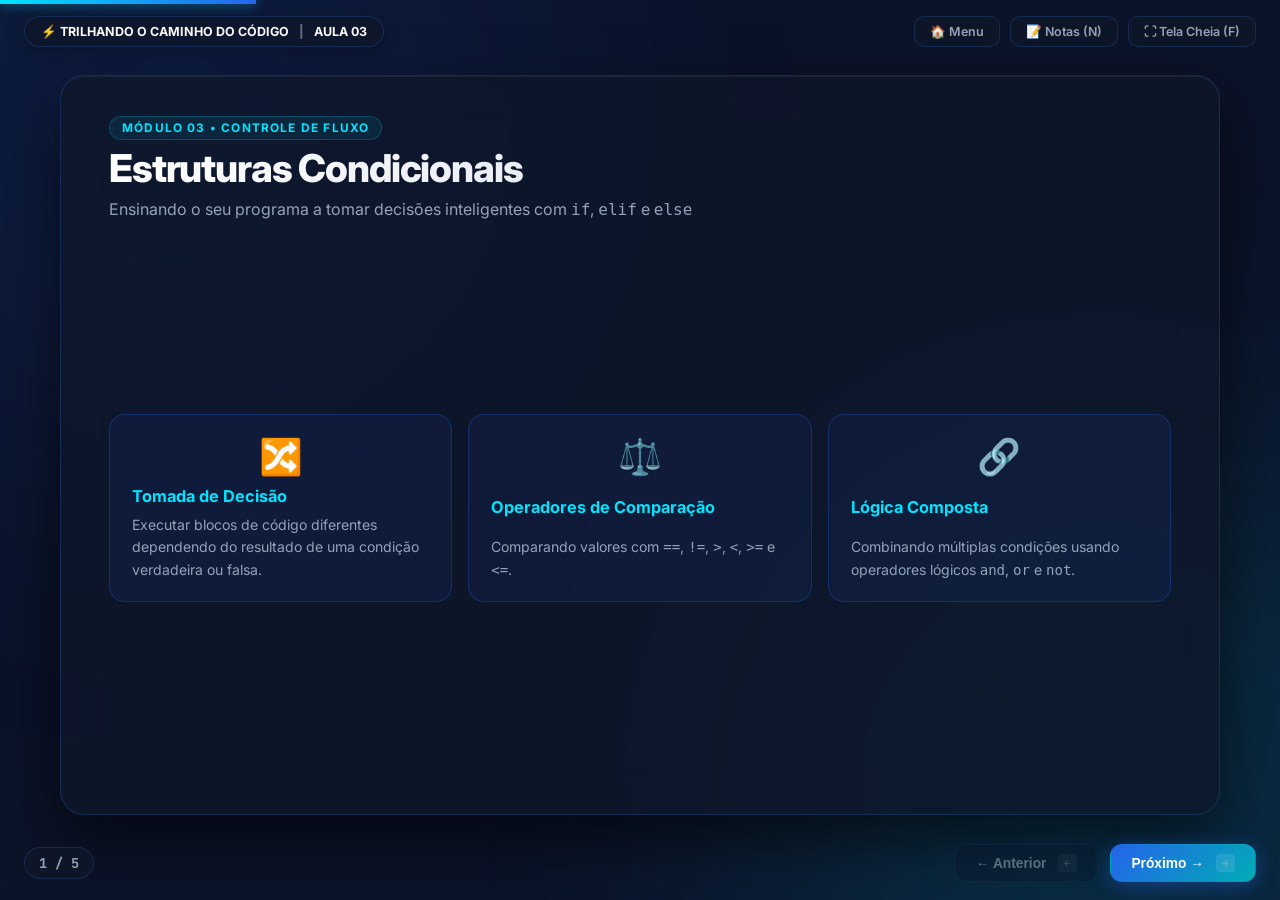
<file: arquivos-trilhando/Slides/aula-03-slides.html>
<!DOCTYPE html>
<html lang="pt-BR">
<head>
    <meta charset="UTF-8">
    <meta name="viewport" content="width=device-width, initial-scale=1.0">
    <title>Aula 03 - Tomada de Decisão com if, elif e else</title>
    <link rel="preconnect" href="https://fonts.googleapis.com">
    <link rel="preconnect" href="https://fonts.gstatic.com" crossorigin>
    <link href="https://fonts.googleapis.com/css2?family=Inter:wght@400;500;600;700;800&family=JetBrains+Mono:wght@400;600;700&display=swap" rel="stylesheet">
    <link rel="stylesheet" href="slides-style.css">
</head>
<body>
    <div class="progress-bar" id="progressBar"></div>
    <div class="bg-glow">
        <div class="glow-orb glow-orb-1"></div>
        <div class="glow-orb glow-orb-2"></div>
    </div>

    <header class="top-bar">
        <div class="brand-badge">
            <span>⚡ TRILHANDO O CAMINHO DO CÓDIGO</span>
            <span style="opacity:0.4">|</span>
            <span>AULA 03</span>
        </div>
        <div class="top-controls">
            <a href="../../index.html" class="control-btn">🏠 Menu</a>
            <button class="control-btn" id="notesToggle">📝 Notas (N)</button>
            <button class="control-btn" id="fullscreenToggle">⛶ Tela Cheia (F)</button>
        </div>
    </header>

    <main class="presentation-stage">
        <!-- Slide 1: Capa -->
        <section class="slide active" data-notes="<strong>Abertura Aula 03:</strong> Apresentar como os programas tomam decisões baseadas em condições lógicas.">
            <div class="slide-header">
                <span class="slide-step">MÓDULO 03 • CONTROLE DE FLUXO</span>
                <h1 class="slide-title">Estruturas Condicionais</h1>
                <p class="slide-subtitle">Ensinando o seu programa a tomar decisões inteligentes com <code>if</code>, <code>elif</code> e <code>else</code></p>
            </div>
            <div class="slide-body">
                <div class="grid-3">
                    <div class="content-box accent-box">
                        <div class="big-icon">🔀</div>
                        <h4>Tomada de Decisão</h4>
                        <p>Executar blocos de código diferentes dependendo do resultado de uma condição verdadeira ou falsa.</p>
                    </div>
                    <div class="content-box accent-box">
                        <div class="big-icon">⚖️</div>
                        <h4>Operadores de Comparação</h4>
                        <p>Comparando valores com <code>==</code>, <code>!=</code>, <code>></code>, <code><</code>, <code>>=</code> e <code><=</code>.</p>
                    </div>
                    <div class="content-box accent-box">
                        <div class="big-icon">🔗</div>
                        <h4>Lógica Composta</h4>
                        <p>Combinando múltiplas condições usando operadores lógicos <code>and</code>, <code>or</code> e <code>not</code>.</p>
                    </div>
                </div>
            </div>
        </section>

        <!-- Slide 2: Operadores Relacionais e Comparação -->
        <section class="slide" data-notes="<strong>Operadores Relacionais:</strong> Explicar a diferença vital entre = (atribuição) e == (comparação de igualdade).">
            <div class="slide-header">
                <span class="slide-step">CONCEITO 1 • OPERADORES</span>
                <h2 class="slide-title">Operadores de Comparação</h2>
                <p class="slide-subtitle">Toda comparação retorna um valor Booleano (<code>True</code> ou <code>False</code>)</p>
            </div>
            <div class="slide-body">
                <div class="grid-2">
                    <div class="content-box">
                        <h4>📋 Tabela de Operadores</h4>
                        <ul>
                            <li><code>==</code> Igual a (Atenção: não confunda com <code>=</code>!)</li>
                            <li><code>!=</code> Diferente de</li>
                            <li><code>></code> Maior que / <code><</code> Menor que</li>
                            <li><code>>=</code> Maior ou igual / <code><=</code> Menor ou igual</li>
                        </ul>
                    </div>
                    <div class="content-box accent-box">
                        <h4>💻 Exemplos Práticos</h4>
                        <div class="prompt-code">idade = <span class="num">18</span>

<span class="fn">print</span>(idade >= <span class="num">18</span>)  <span class="cm"># True</span>
<span class="fn">print</span>(idade == <span class="num">20</span>)  <span class="cm"># False</span>
<span class="fn">print</span>(idade != <span class="num">15</span>)  <span class="cm"># True</span></div>
                    </div>
                </div>
            </div>
        </section>

        <!-- Slide 3: Estrutura if / elif / else -->
        <section class="slide" data-notes="<strong>Indentação:</strong> Em Python, o bloco de código dentro do if DEVE ter indentação (4 espaços ou 1 Tab). Se não tiver, o código dá IndentationError.">
            <div class="slide-header">
                <span class="slide-step">CONCEITO 2 • SINTAXE CONDICIONAL</span>
                <h2 class="slide-title">A Estrutura <code>if</code>, <code>elif</code>, <code>else</code></h2>
                <p class="slide-subtitle">A importância fundamental da <strong>indentação</strong> em Python</p>
            </div>
            <div class="slide-body">
                <div class="content-box accent-box">
                    <div class="prompt-code">nota = <span class="fn">float</span>(<span class="fn">input</span>(<span class="str">"Digite a nota: "</span>))

<span class="kw">if</span> nota >= <span class="num">7.0</span>:
    <span class="fn">print</span>(<span class="str">"🎉 Aprovado(a)!"</span>)
<span class="kw">elif</span> nota >= <span class="num">5.0</span>:
    <span class="fn">print</span>(<span class="str">"⚠️ Recuperação!"</span>)
<span class="kw">else</span>:
    <span class="fn">print</span>(<span class="str">"❌ Reprovado(a)."</span>)</div>
                </div>
            </div>
        </section>

        <!-- Slide 4: Operadores Lógicos and, or, not -->
        <section class="slide" data-notes="<strong>Operadores Lógicos:</strong> AND exige que ambas sejam verdadeiras. OR exige ao menos uma verdadeira. NOT inverte o valor.">
            <div class="slide-header">
                <span class="slide-step">CONCEITO 3 • LÓGICA BOOLEANA</span>
                <h2 class="slide-title">Operadores Lógicos: <code>and</code>, <code>or</code>, <code>not</code></h2>
                <p class="slide-subtitle">Construindo regras de negócio complexas no seu sistema</p>
            </div>
            <div class="slide-body">
                <div class="grid-3">
                    <div class="content-box">
                        <h4 style="color:var(--accent-blue)"><code>and</code> (E)</h4>
                        <p>Verdadeiro apenas se <strong>todas</strong> as condições forem verdadeiras.</p>
                        <div class="prompt-code"><span class="kw">if</span> idade >= <span class="num">18</span> <span class="kw">and</span> cnh:
    <span class="fn">print</span>(<span class="str">"Pode dirigir"</span>)</div>
                    </div>
                    <div class="content-box">
                        <h4 style="color:var(--accent-purple)"><code>or</code> (OU)</h4>
                        <p>Verdadeiro se <strong>pelo menos uma</strong> condição for verdadeira.</p>
                        <div class="prompt-code"><span class="kw">if</span> estudante <span class="kw">or</span> idoso:
    <span class="fn">print</span>(<span class="str">"Meia entrada"</span>)</div>
                    </div>
                    <div class="content-box">
                        <h4 style="color:var(--accent-yellow)"><code>not</code> (NÃO)</h4>
                        <p>Inverte o valor lógico (Verdadeiro vira Falso e vice-versa).</p>
                        <div class="prompt-code"><span class="kw">if not</span> chovendo:
    <span class="fn">print</span>(<span class="str">"Vamos ao parque"</span>)</div>
                    </div>
                </div>
            </div>
        </section>

        <!-- Slide 5: Desafio Prático da Aula 03 -->
        <section class="slide" data-notes="<strong>Prática:</strong> Sistema de triagem para projeto ODS (ex: triagem de lixo ou triagem de risco de saúde).">
            <div class="slide-header">
                <span class="slide-step">PRÁTICA • DESAFIO 03</span>
                <h2 class="slide-title">Desafio: Validador de Empréstimo Escolar</h2>
                <p class="slide-subtitle">Construindo um algoritmo de triagem condicional</p>
            </div>
            <div class="slide-body">
                <div class="grid-2">
                    <div class="content-box tip-box">
                        <h4>🎯 Requisitos:</h4>
                        <ul>
                            <li>Solicitar a idade e a quantidade de livros lidos no ano.</li>
                            <li>Se a idade for >= 12 E os livros >= 5: Conceder "Selo Leitor Prata".</li>
                            <li>Se os livros forem >= 10: Conceder "Selo Leitor Ouro".</li>
                            <li>Caso contrário: Exibir mensagem incentivando a leitura.</li>
                        </ul>
                    </div>
                    <div class="content-box accent-box">
                        <h4>🤖 Exemplo de Prompt com Gemini CLI:</h4>
                        <div class="prompt-code"><span class="str">"Como posso refatorar meu bloco de if/elif/else em Python para que as condições mais específicas (Ouro) fiquem no topo e não sejam atropeladas pelas genéricas (Prata)?"</span></div>
                    </div>
                </div>
            </div>
        </section>
    </main>

    <div class="speaker-notes-panel" id="notesPanel">
        <div class="notes-header"><span>📝 NOTAS DO INSTRUTOR</span><span style="opacity:0.6">Pressione N para fechar</span></div>
        <div class="notes-content" id="notesContent">Navegue com as setas do teclado.</div>
    </div>

    <footer class="bottom-nav">
        <div class="slide-counter" id="slideCounter">1 / 5</div>
        <div class="nav-buttons">
            <button class="nav-btn" id="prevBtn">← Anterior <span class="key-hint">←</span></button>
            <button class="nav-btn primary" id="nextBtn">Próximo → <span class="key-hint">→</span></button>
        </div>
    </footer>

    <script src="slides-engine.js"></script>
</body>
</html>
</file>
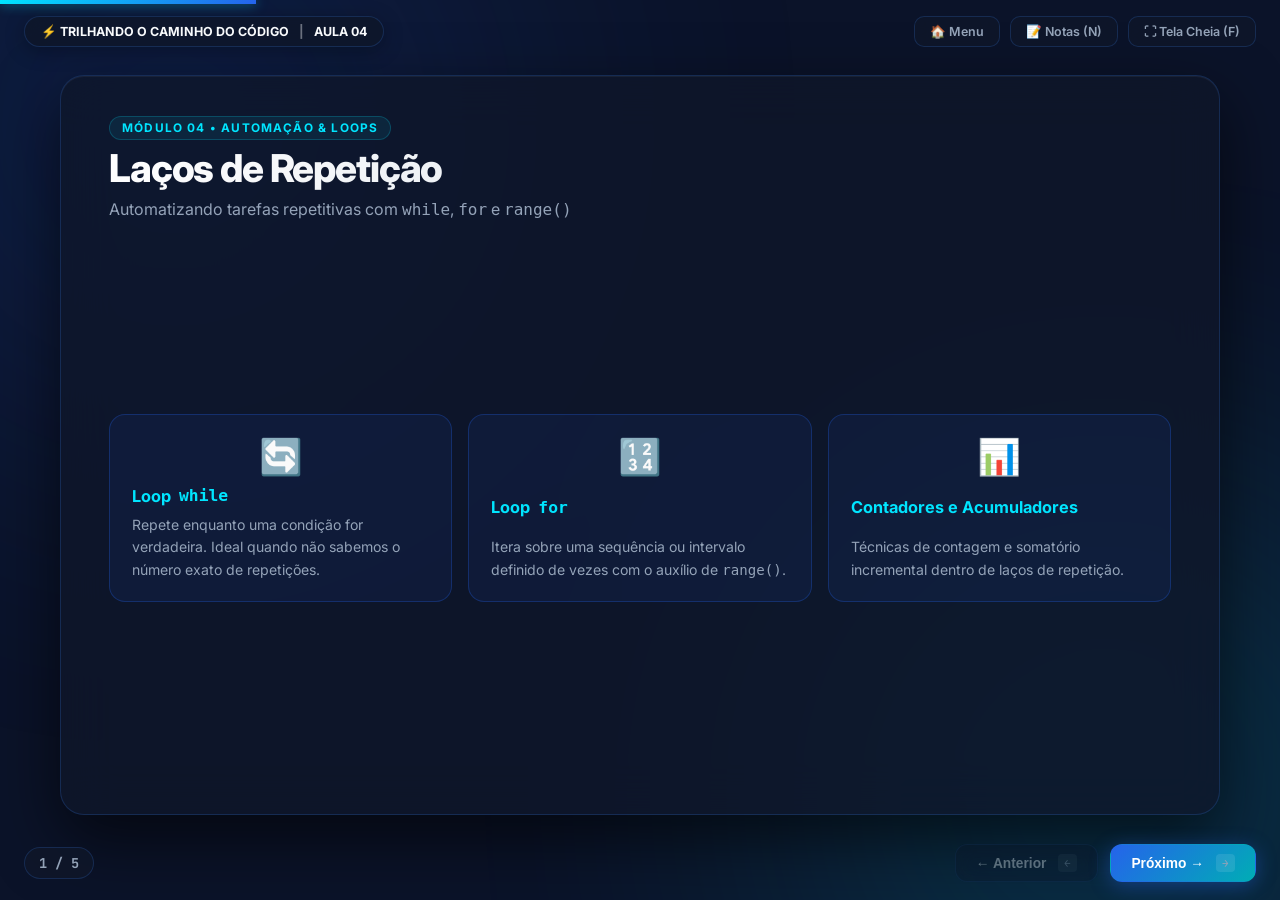
<file: arquivos-trilhando/Slides/aula-04-slides.html>
<!DOCTYPE html>
<html lang="pt-BR">
<head>
    <meta charset="UTF-8">
    <meta name="viewport" content="width=device-width, initial-scale=1.0">
    <title>Aula 04 - Laços de Repetição com while e for</title>
    <link rel="preconnect" href="https://fonts.googleapis.com">
    <link rel="preconnect" href="https://fonts.gstatic.com" crossorigin>
    <link href="https://fonts.googleapis.com/css2?family=Inter:wght@400;500;600;700;800&family=JetBrains+Mono:wght@400;600;700&display=swap" rel="stylesheet">
    <link rel="stylesheet" href="slides-style.css">
</head>
<body>
    <div class="progress-bar" id="progressBar"></div>
    <div class="bg-glow">
        <div class="glow-orb glow-orb-1"></div>
        <div class="glow-orb glow-orb-2"></div>
    </div>

    <header class="top-bar">
        <div class="brand-badge">
            <span>⚡ TRILHANDO O CAMINHO DO CÓDIGO</span>
            <span style="opacity:0.4">|</span>
            <span>AULA 04</span>
        </div>
        <div class="top-controls">
            <a href="../../index.html" class="control-btn">🏠 Menu</a>
            <button class="control-btn" id="notesToggle">📝 Notas (N)</button>
            <button class="control-btn" id="fullscreenToggle">⛶ Tela Cheia (F)</button>
        </div>
    </header>

    <main class="presentation-stage">
        <!-- Slide 1: Capa -->
        <section class="slide active" data-notes="<strong>Abertura Aula 04:</strong> Introdução à automação de tarefas repetitivas com laços de repetição (loops).">
            <div class="slide-header">
                <span class="slide-step">MÓDULO 04 • AUTOMAÇÃO & LOOPS</span>
                <h1 class="slide-title">Laços de Repetição</h1>
                <p class="slide-subtitle">Automatizando tarefas repetitivas com <code>while</code>, <code>for</code> e <code>range()</code></p>
            </div>
            <div class="slide-body">
                <div class="grid-3">
                    <div class="content-box accent-box">
                        <div class="big-icon">🔄</div>
                        <h4>Loop <code>while</code></h4>
                        <p>Repete enquanto uma condição for verdadeira. Ideal quando não sabemos o número exato de repetições.</p>
                    </div>
                    <div class="content-box accent-box">
                        <div class="big-icon">🔢</div>
                        <h4>Loop <code>for</code></h4>
                        <p>Itera sobre uma sequência ou intervalo definido de vezes com o auxílio de <code>range()</code>.</p>
                    </div>
                    <div class="content-box accent-box">
                        <div class="big-icon">📊</div>
                        <h4>Contadores e Acumuladores</h4>
                        <p>Técnicas de contagem e somatório incremental dentro de laços de repetição.</p>
                    </div>
                </div>
            </div>
        </section>

        <!-- Slide 2: O Loop while -->
        <section class="slide" data-notes="<strong>Loop while:</strong> Alertas sobre o 'Infinite Loop' (Loop Infinito) se a condição nunca mudar para False!">
            <div class="slide-header">
                <span class="slide-step">CONCEITO 1 • LOOP WHILE</span>
                <h2 class="slide-title">O Laço <code>while</code> (Enquanto)</h2>
                <p class="slide-subtitle">Repetição baseada em uma condição lógica dinâmica</p>
            </div>
            <div class="slide-body">
                <div class="grid-2">
                    <div class="content-box warn-box">
                        <h4>⚠️ Perigo do Loop Infinito!</h4>
                        <p>Se a variável de controle não for atualizada dentro do bloco, o programa travará rodando para sempre.</p>
                    </div>
                    <div class="content-box accent-box">
                        <h4>💻 Exemplo com Contador</h4>
                        <div class="prompt-code">contador = <span class="num">1</span>

<span class="kw">while</span> contador <= <span class="num">5</span>:
    <span class="fn">print</span>(<span class="str">f"Tentativa número <span class="kw">{contador}</span>"</span>)
    contador += <span class="num">1</span> <span class="cm"># Incremento essencial!</span>

<span class="fn">print</span>(<span class="str">"Fim do laço!"</span>)</div>
                    </div>
                </div>
            </div>
        </section>

        <!-- Slide 3: O Loop for e range() -->
        <section class="slide" data-notes="<strong>Loop for e range:</strong> Explicar a função range(inicio, fim, passo). Lembrar que o limite superior é EXCLUSIVO (range(1, 6) vai de 1 até 5).">
            <div class="slide-header">
                <span class="slide-step">CONCEITO 2 • LOOP FOR E RANGE</span>
                <h2 class="slide-title">O Laço <code>for</code> e a Função <code>range()</code></h2>
                <p class="slide-subtitle">Iterando sobre sequências numéricas de forma simples e segura</p>
            </div>
            <div class="slide-body">
                <div class="grid-2">
                    <div class="content-box">
                        <h4>📌 Entendendo o <code>range()</code></h4>
                        <ul>
                            <li><code>range(5)</code> ➔ 0, 1, 2, 3, 4</li>
                            <li><code>range(1, 6)</code> ➔ 1, 2, 3, 4, 5</li>
                            <li><code>range(0, 10, 2)</code> ➔ 0, 2, 4, 6, 8 (passo 2)</li>
                        </ul>
                    </div>
                    <div class="content-box accent-box">
                        <h4>💻 Exemplo Prático</h4>
                        <div class="prompt-code"><span class="cm"># Imprimindo a tabuada do 5</span>
<span class="kw">for</span> i <span class="kw">in</span> <span class="fn">range</span>(<span class="num">1</span>, <span class="num">11</span>):
    resultado = <span class="num">5</span> * i
    <span class="fn">print</span>(<span class="str">f"5 x <span class="kw">{i}</span> = <span class="kw">{resultado}</span>"</span>)</div>
                    </div>
                </div>
            </div>
        </section>

        <!-- Slide 4: Contadores e Acumuladores -->
        <section class="slide" data-notes="<strong>Acumuladores:</strong> Mostrar como guardar somas acumuladas dentro de uma variável antes do loop.">
            <div class="slide-header">
                <span class="slide-step">CONCEITO 3 • PADRÕES DE CÓDIGO</span>
                <h2 class="slide-title">Acumuladores e Somatórios</h2>
                <p class="slide-subtitle">Somando múltiplos dados inseridos pelo usuário</p>
            </div>
            <div class="slide-body">
                <div class="content-box accent-box">
                    <div class="prompt-code">soma_total = <span class="num">0.0</span>

<span class="kw">for</span> item <span class="kw">in</span> <span class="fn">range</span>(<span class="num">1</span>, <span class="num">4</span>):
    preco = <span class="fn">float</span>(<span class="fn">input</span>(<span class="str">f"Digite o preço do produto <span class="kw">{item}</span>: R$ "</span>))
    soma_total += preco <span class="cm"># Equivalente a: soma_total = soma_total + preco</span>

<span class="fn">print</span>(<span class="str">f"🛒 Total da compra: R$ <span class="kw">{soma_total:.2f}</span>"</span>)</div>
                </div>
            </div>
        </section>

        <!-- Slide 5: Desafio Prático da Aula 04 -->
        <section class="slide" data-notes="<strong>Prática:</strong> Criar um protótipo de caixeiro ou medidor de pegada de carbono/consumo de energia (ODS 12/13).">
            <div class="slide-header">
                <span class="slide-step">PRÁTICA • DESAFIO 04</span>
                <h2 class="slide-title">Desafio: Calculadora de Consumo de Energia</h2>
                <p class="slide-subtitle">Construindo um utilitário para o projeto de sustentabilidade (ODS 7)</p>
            </div>
            <div class="slide-body">
                <div class="grid-2">
                    <div class="content-box tip-box">
                        <h4>🎯 Requisitos:</h4>
                        <ul>
                            <li>Perguntar quantos eletrodomésticos a escola possui.</li>
                            <li>Usar um loop <code>for</code> para ler o consumo em kWh de cada um.</li>
                            <li>Acumular o consumo total e calcular o custo estimado em reais.</li>
                            <li>Exibir relatório final formatado.</li>
                        </ul>
                    </div>
                    <div class="content-box accent-box">
                        <h4>🤖 Prompt para Gemini CLI:</h4>
                        <div class="prompt-code"><span class="str">"Como criar um loop while em Python que continue pedindo a entrada do usuário até que ele digite 'sair'?"</span></div>
                    </div>
                </div>
            </div>
        </section>
    </main>

    <div class="speaker-notes-panel" id="notesPanel">
        <div class="notes-header"><span>📝 NOTAS DO INSTRUTOR</span><span style="opacity:0.6">Pressione N para fechar</span></div>
        <div class="notes-content" id="notesContent">Use as setas do teclado para navegar.</div>
    </div>

    <footer class="bottom-nav">
        <div class="slide-counter" id="slideCounter">1 / 5</div>
        <div class="nav-buttons">
            <button class="nav-btn" id="prevBtn">← Anterior <span class="key-hint">←</span></button>
            <button class="nav-btn primary" id="nextBtn">Próximo → <span class="key-hint">→</span></button>
        </div>
    </footer>

    <script src="slides-engine.js"></script>
</body>
</html>
</file>
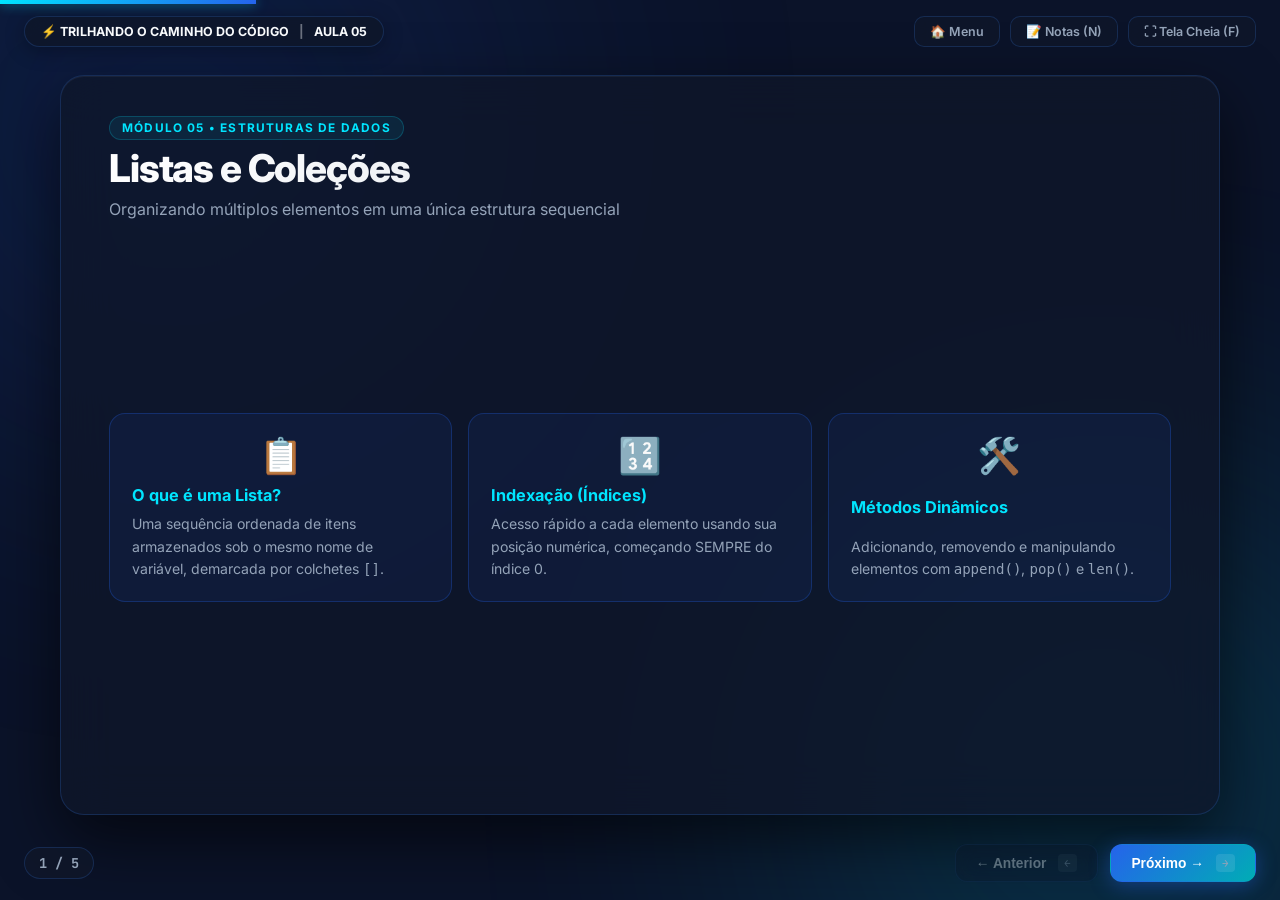
<file: arquivos-trilhando/Slides/aula-05-slides.html>
<!DOCTYPE html>
<html lang="pt-BR">
<head>
    <meta charset="UTF-8">
    <meta name="viewport" content="width=device-width, initial-scale=1.0">
    <title>Aula 05 - Listas e Coleções de Dados em Python</title>
    <link rel="preconnect" href="https://fonts.googleapis.com">
    <link rel="preconnect" href="https://fonts.gstatic.com" crossorigin>
    <link href="https://fonts.googleapis.com/css2?family=Inter:wght@400;500;600;700;800&family=JetBrains+Mono:wght@400;600;700&display=swap" rel="stylesheet">
    <link rel="stylesheet" href="slides-style.css">
</head>
<body>
    <div class="progress-bar" id="progressBar"></div>
    <div class="bg-glow">
        <div class="glow-orb glow-orb-1"></div>
        <div class="glow-orb glow-orb-2"></div>
    </div>

    <header class="top-bar">
        <div class="brand-badge">
            <span>⚡ TRILHANDO O CAMINHO DO CÓDIGO</span>
            <span style="opacity:0.4">|</span>
            <span>AULA 05</span>
        </div>
        <div class="top-controls">
            <a href="../../index.html" class="control-btn">🏠 Menu</a>
            <button class="control-btn" id="notesToggle">📝 Notas (N)</button>
            <button class="control-btn" id="fullscreenToggle">⛶ Tela Cheia (F)</button>
        </div>
    </header>

    <main class="presentation-stage">
        <!-- Slide 1: Capa -->
        <section class="slide active" data-notes="<strong>Abertura Aula 05:</strong> Apresentar o conceito de coleções de dados. Por que usar listas em vez de criar 100 variáveis separadas?">
            <div class="slide-header">
                <span class="slide-step">MÓDULO 05 • ESTRUTURAS DE DADOS</span>
                <h1 class="slide-title">Listas e Coleções</h1>
                <p class="slide-subtitle">Organizando múltiplos elementos em uma única estrutura sequencial</p>
            </div>
            <div class="slide-body">
                <div class="grid-3">
                    <div class="content-box accent-box">
                        <div class="big-icon">📋</div>
                        <h4>O que é uma Lista?</h4>
                        <p>Uma sequência ordenada de itens armazenados sob o mesmo nome de variável, demarcada por colchetes <code>[]</code>.</p>
                    </div>
                    <div class="content-box accent-box">
                        <div class="big-icon">🔢</div>
                        <h4>Indexação (Índices)</h4>
                        <p>Acesso rápido a cada elemento usando sua posição numérica, começando SEMPRE do índice 0.</p>
                    </div>
                    <div class="content-box accent-box">
                        <div class="big-icon">🛠️</div>
                        <h4>Métodos Dinâmicos</h4>
                        <p>Adicionando, removendo e manipulando elementos com <code>append()</code>, <code>pop()</code> e <code>len()</code>.</p>
                    </div>
                </div>
            </div>
        </section>

        <!-- Slide 2: Criação e Acesso por Índices -->
        <section class="slide" data-notes="<strong>Índice 0:</strong> Enfatizar que em computação a contagem de posições começa no zero!">
            <div class="slide-header">
                <span class="slide-step">CONCEITO 1 • SINTAXE DE LISTAS</span>
                <h2 class="slide-title">Criando Listas e Acessando Índices</h2>
                <p class="slide-subtitle">A regra de ouro: O primeiro elemento fica na posição <code>0</code></p>
            </div>
            <div class="slide-body">
                <div class="grid-2">
                    <div class="content-box">
                        <h4>📌 Conceito de Posição</h4>
                        <div class="prompt-code">frutas = [<span class="str">"Maçã"</span>, <span class="str">"Banana"</span>, <span class="str">"Laranja"</span>]
<span class="cm"># ÍNDICES:    0         1           2</span></div>
                        <ul style="margin-top:12px">
                            <li><code>frutas[0]</code> ➔ "Maçã"</li>
                            <li><code>frutas[2]</code> ➔ "Laranja"</li>
                            <li><code>frutas[-1]</code> ➔ Último elemento ("Laranja")</li>
                        </ul>
                    </div>
                    <div class="content-box accent-box">
                        <h4>💻 Alterando Elementos</h4>
                        <div class="prompt-code">frutas[1] = <span class="str">"Morango"</span> <span class="cm"># Substitui "Banana"</span>
<span class="fn">print</span>(frutas)
<span class="cm"># Saída: ['Maçã', 'Morango', 'Laranja']</span>

<span class="fn">print</span>(<span class="fn">len</span>(frutas)) <span class="cm"># Tamanho da lista: 3</span></div>
                    </div>
                </div>
            </div>
        </section>

        <!-- Slide 3: Métodos Principais de Listas -->
        <section class="slide" data-notes="<strong>Métodos de Lista:</strong> append adiciona no final. remove tira por valor. pop tira por índice.">
            <div class="slide-header">
                <span class="slide-step">CONCEITO 2 • MÉTODOS DE LISTA</span>
                <h2 class="slide-title">Manipulando Listas no Python</h2>
                <p class="slide-subtitle">Adicionando e removendo elementos dinamicamente</p>
            </div>
            <div class="slide-body">
                <div class="grid-3">
                    <div class="content-box">
                        <h4 style="color:var(--accent-green)"><code>append(valor)</code></h4>
                        <p>Adiciona um novo elemento ao final da lista.</p>
                        <div class="prompt-code">tarefas.<span class="fn">append</span>(<span class="str">"Estudar Python"</span>)</div>
                    </div>
                    <div class="content-box">
                        <h4 style="color:var(--accent-red)"><code>remove(valor)</code></h4>
                        <p>Remove a primeira ocorrência do valor especificado.</p>
                        <div class="prompt-code">tarefas.<span class="fn">remove</span>(<span class="str">"Estudar Python"</span>)</div>
                    </div>
                    <div class="content-box">
                        <h4 style="color:var(--accent-yellow)"><code>pop(indice)</code></h4>
                        <p>Remove e retorna o elemento no índice informado.</p>
                        <div class="prompt-code">item = tarefas.<span class="fn">pop</span>(<span class="num">0</span>)</div>
                    </div>
                </div>
            </div>
        </section>

        <!-- Slide 4: Iterando sobre Listas com for -->
        <section class="slide" data-notes="<strong>Iteração em Listas:</strong> Mostrar a sintaxe elegante de 'for item in lista:'.">
            <div class="slide-header">
                <span class="slide-step">CONCEITO 3 • ITERAÇÃO</span>
                <h2 class="slide-title">Percorrendo Listas com <code>for</code></h2>
                <p class="slide-subtitle">Processando elemento por elemento automaticamente</p>
            </div>
            <div class="slide-body">
                <div class="content-box accent-box">
                    <div class="prompt-code">alunos_projeto = [<span class="str">"Carlos"</span>, <span class="str">"Beatriz"</span>, <span class="str">"Daniel"</span>, <span class="str">"Elena"</span>]

<span class="fn">print</span>(<span class="str">"📋 Lista de Integrantes da Equipe:"</span>)
<span class="kw">for</span> aluno <span class="kw">in</span> alunos_projeto:
    <span class="fn">print</span>(<span class="str">f" • Estudanate: <span class="kw">{aluno}</span>"</span>)</div>
                </div>
            </div>
        </section>

        <!-- Slide 5: Desafio Prático da Aula 05 -->
        <section class="slide" data-notes="<strong>Prática:</strong> Criar um protótipo de Lista de Tarefas ou Cadastro de Doações para o aplicativo ODS da equipe.">
            <div class="slide-header">
                <span class="slide-step">PRÁTICA • DESAFIO 05</span>
                <h2 class="slide-title">Desafio: Gerenciador de Tarefas do App ODS</h2>
                <p class="slide-subtitle">Construindo a estrutura de dados base do seu projeto final</p>
            </div>
            <div class="slide-body">
                <div class="grid-2">
                    <div class="content-box tip-box">
                        <h4>🎯 Requisitos:</h4>
                        <ul>
                            <li>Criar uma lista vazia chamada <code>lista_ods = []</code>.</li>
                            <li>Usar um loop <code>while</code> para permitir cadastrar novos itens.</li>
                            <li>Permitir listar todos os cadastros numerados.</li>
                            <li>Permitir remover um item pelo número do índice.</li>
                        </ul>
                    </div>
                    <div class="content-box accent-box">
                        <h4>🤖 Prompt Gemini CLI sugerido:</h4>
                        <div class="prompt-code"><span class="str">"Como posso formatar uma lista em Python usando enumerate() para exibir o número do índice junto com o texto do elemento para o usuário?"</span></div>
                    </div>
                </div>
            </div>
        </section>
    </main>

    <div class="speaker-notes-panel" id="notesPanel">
        <div class="notes-header"><span>📝 NOTAS DO INSTRUTOR</span><span style="opacity:0.6">Pressione N para fechar</span></div>
        <div class="notes-content" id="notesContent">Use as setas do teclado para navegar.</div>
    </div>

    <footer class="bottom-nav">
        <div class="slide-counter" id="slideCounter">1 / 5</div>
        <div class="nav-buttons">
            <button class="nav-btn" id="prevBtn">← Anterior <span class="key-hint">←</span></button>
            <button class="nav-btn primary" id="nextBtn">Próximo → <span class="key-hint">→</span></button>
        </div>
    </footer>

    <script src="slides-engine.js"></script>
</body>
</html>
</file>
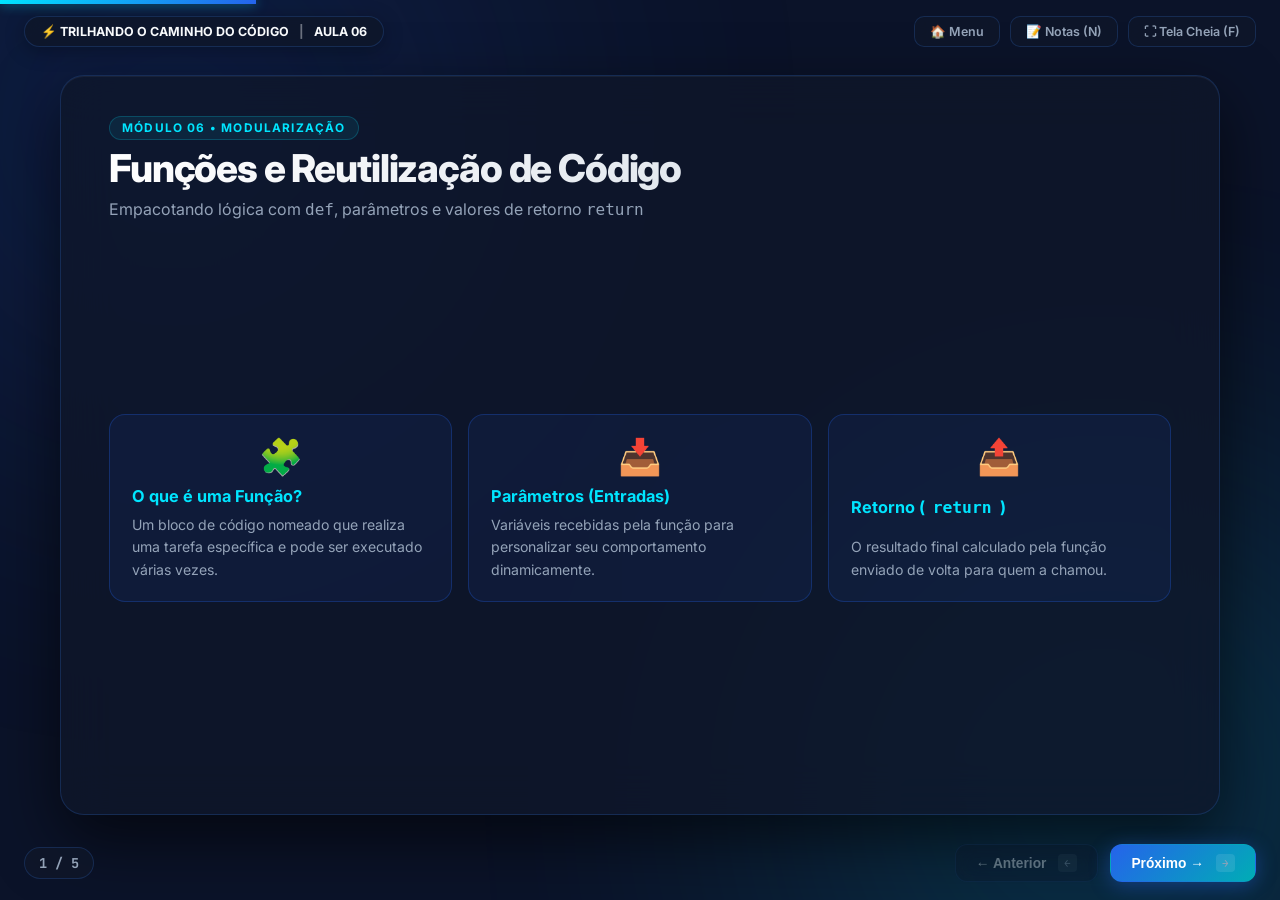
<file: arquivos-trilhando/Slides/aula-06-slides.html>
<!DOCTYPE html>
<html lang="pt-BR">
<head>
    <meta charset="UTF-8">
    <meta name="viewport" content="width=device-width, initial-scale=1.0">
    <title>Aula 06 - Funções e Modularização em Python</title>
    <link rel="preconnect" href="https://fonts.googleapis.com">
    <link rel="preconnect" href="https://fonts.gstatic.com" crossorigin>
    <link href="https://fonts.googleapis.com/css2?family=Inter:wght@400;500;600;700;800&family=JetBrains+Mono:wght@400;600;700&display=swap" rel="stylesheet">
    <link rel="stylesheet" href="slides-style.css">
</head>
<body>
    <div class="progress-bar" id="progressBar"></div>
    <div class="bg-glow">
        <div class="glow-orb glow-orb-1"></div>
        <div class="glow-orb glow-orb-2"></div>
    </div>

    <header class="top-bar">
        <div class="brand-badge">
            <span>⚡ TRILHANDO O CAMINHO DO CÓDIGO</span>
            <span style="opacity:0.4">|</span>
            <span>AULA 06</span>
        </div>
        <div class="top-controls">
            <a href="../../index.html" class="control-btn">🏠 Menu</a>
            <button class="control-btn" id="notesToggle">📝 Notas (N)</button>
            <button class="control-btn" id="fullscreenToggle">⛶ Tela Cheia (F)</button>
        </div>
    </header>

    <main class="presentation-stage">
        <!-- Slide 1: Capa -->
        <section class="slide active" data-notes="<strong>Abertura Aula 06:</strong> Apresentar a necessidade de organizar o código em blocos reutilizáveis. DRY (Don't Repeat Yourself).">
            <div class="slide-header">
                <span class="slide-step">MÓDULO 06 • MODULARIZAÇÃO</span>
                <h1 class="slide-title">Funções e Reutilização de Código</h1>
                <p class="slide-subtitle">Empacotando lógica com <code>def</code>, parâmetros e valores de retorno <code>return</code></p>
            </div>
            <div class="slide-body">
                <div class="grid-3">
                    <div class="content-box accent-box">
                        <div class="big-icon">🧩</div>
                        <h4>O que é uma Função?</h4>
                        <p>Um bloco de código nomeado que realiza uma tarefa específica e pode ser executado várias vezes.</p>
                    </div>
                    <div class="content-box accent-box">
                        <div class="big-icon">📥</div>
                        <h4>Parâmetros (Entradas)</h4>
                        <p>Variáveis recebidas pela função para personalizar seu comportamento dinamicamente.</p>
                    </div>
                    <div class="content-box accent-box">
                        <div class="big-icon">📤</div>
                        <h4>Retorno (<code>return</code>)</h4>
                        <p>O resultado final calculado pela função enviado de volta para quem a chamou.</p>
                    </div>
                </div>
            </div>
        </section>

        <!-- Slide 2: Sintaxe Básica def -->
        <section class="slide" data-notes="<strong>Sintaxe de def:</strong> Mostrar a criação com a palavra reservada 'def' e a chamada posterior pelo nome seguidos de ().">
            <div class="slide-header">
                <span class="slide-step">CONCEITO 1 • DEFINIÇÃO DE FUNÇÃO</span>
                <h2 class="slide-title">Definindo uma Função com <code>def</code></h2>
                <p class="slide-subtitle">Sintaxe limpa e legível</p>
            </div>
            <div class="slide-body">
                <div class="grid-2">
                    <div class="content-box">
                        <h4>📌 Regra DRY (Don't Repeat Yourself)</h4>
                        <p>Se você escreveu o mesmo bloco de código mais de duas vezes, transforme-o em uma função!</p>
                    </div>
                    <div class="content-box accent-box">
                        <h4>💻 Exemplo Simples</h4>
                        <div class="prompt-code"><span class="cm"># Definição da função</span>
<span class="kw">def</span> <span class="fn">exibir_saudacao</span>(nome):
    <span class="fn">print</span>(<span class="str">f"👋 Olá <span class="kw">{nome}</span>, bem-vindo(a) ao laboratório!"</span>)

<span class="cm"># Chamadas da função</span>
<span class="fn">exibir_saudacao</span>(<span class="str">"Gabriel"</span>)
<span class="fn">exibir_saudacao</span>(<span class="str">"Larissa"</span>)</div>
                    </div>
                </div>
            </div>
        </section>

        <!-- Slide 3: Retornando Valores com return -->
        <section class="slide" data-notes="<strong>Entendendo return:</strong> print() só mostra na tela; return DEVOLVE o valor para ser guardado em outra variável.">
            <div class="slide-header">
                <span class="slide-step">CONCEITO 2 • RETORNO DE VALORES</span>
                <h2 class="slide-title">Diferença entre <code>print()</code> e <code>return</code></h2>
                <p class="slide-subtitle">Como reaproveitar o resultado de um cálculo em outras partes do sistema</p>
            </div>
            <div class="slide-body">
                <div class="grid-2">
                    <div class="content-box bad-box">
                        <h4>⚠️ Apenas Imprime (Sem Retorno)</h4>
                        <div class="prompt-code"><span class="kw">def</span> <span class="fn">somar_bad</span>(a, b):
    <span class="fn">print</span>(a + b)

res = <span class="fn">somar_bad</span>(<span class="num">4</span>, <span class="num">5</span>)
<span class="cm"># res é None! Não dá pra usar em cálculos.</span></div>
                    </div>
                    <div class="content-box good-box">
                        <h4>✅ Retorna o Valor (Com return)</h4>
                        <div class="prompt-code"><span class="kw">def</span> <span class="fn">somar_good</span>(a, b):
    <span class="kw">return</span> a + b

res = <span class="fn">somar_good</span>(<span class="num">4</span>, <span class="num">5</span>)
total = res * <span class="num">2</span> <span class="cm"># total = 18! Funciona perfeitamente.</span></div>
                    </div>
                </div>
            </div>
        </section>

        <!-- Slide 4: Organizando o Código em Módulos -->
        <section class="slide" data-notes="<strong>Modularização:</strong> Preparação para a criação de GUIs com Flet na Aula 07 onde o código é dividido em funções de eventos.">
            <div class="slide-header">
                <span class="slide-step">CONCEITO 3 • ARQUITETURA</span>
                <h2 class="slide-title">Organizando o Código do Projeto Final</h2>
                <p class="slide-subtitle">Separando a lógica de negócios da interface do usuário</p>
            </div>
            <div class="slide-body">
                <div class="content-box accent-box">
                    <div class="prompt-code"><span class="cm"># Módulo de Regras de Negócio (funções de cálculo/validação)</span>
<span class="kw">def</span> <span class="fn">calcular_pegada_carbono</span>(km_percorridos, meio_transporte):
    <span class="kw">if</span> meio_transporte == <span class="str">"carro"</span>:
        <span class="kw">return</span> km_percorridos * <span class="num">0.19</span>
    <span class="kw">elif</span> meio_transporte == <span class="str">"onibus"</span>:
        <span class="kw">return</span> km_percorridos * <span class="num">0.05</span>
    <span class="kw">return</span> <span class="num">0.0</span> <span class="cm"># bicicleta / a pe</span></div>
                </div>
            </div>
        </section>

        <!-- Slide 5: Desafio Prático da Aula 06 -->
        <section class="slide" data-notes="<strong>Prática:</strong> Criar uma biblioteca de funções auxiliares que serão usadas no app Flet da Aula 07.">
            <div class="slide-header">
                <span class="slide-step">PRÁTICA • DESAFIO 06</span>
                <h2 class="slide-title">Desafio: Pacote de Funções do App Final</h2>
                <p class="slide-subtitle">Construindo o "motor" funcional do seu aplicativo ODS</p>
            </div>
            <div class="slide-body">
                <div class="grid-2">
                    <div class="content-box tip-box">
                        <h4>🎯 Requisitos:</h4>
                        <ul>
                            <li>Criar pelo menos 2 funções com parâmetros e <code>return</code>.</li>
                            <li>Exemplo 1: Função para validar se um campo não está vazio.</li>
                            <li>Exemplo 2: Função para calcular o indicador principal do app (ex: média, total, status).</li>
                            <li>Testar as funções no terminal.</li>
                        </ul>
                    </div>
                    <div class="content-box accent-box">
                        <h4>🤖 Prompt para Gemini CLI:</h4>
                        <div class="prompt-code"><span class="str">"Atue como revisor de código. Analise minha função Python abaixo e sugira melhorias na nomenclatura de parâmetros e tratamento de erros."</span></div>
                    </div>
                </div>
            </div>
        </section>
    </main>

    <div class="speaker-notes-panel" id="notesPanel">
        <div class="notes-header"><span>📝 NOTAS DO INSTRUTOR</span><span style="opacity:0.6">Pressione N para fechar</span></div>
        <div class="notes-content" id="notesContent">Use as setas do teclado para navegar.</div>
    </div>

    <footer class="bottom-nav">
        <div class="slide-counter" id="slideCounter">1 / 5</div>
        <div class="nav-buttons">
            <button class="nav-btn" id="prevBtn">← Anterior <span class="key-hint">←</span></button>
            <button class="nav-btn primary" id="nextBtn">Próximo → <span class="key-hint">→</span></button>
        </div>
    </footer>

    <script src="slides-engine.js"></script>
</body>
</html>
</file>
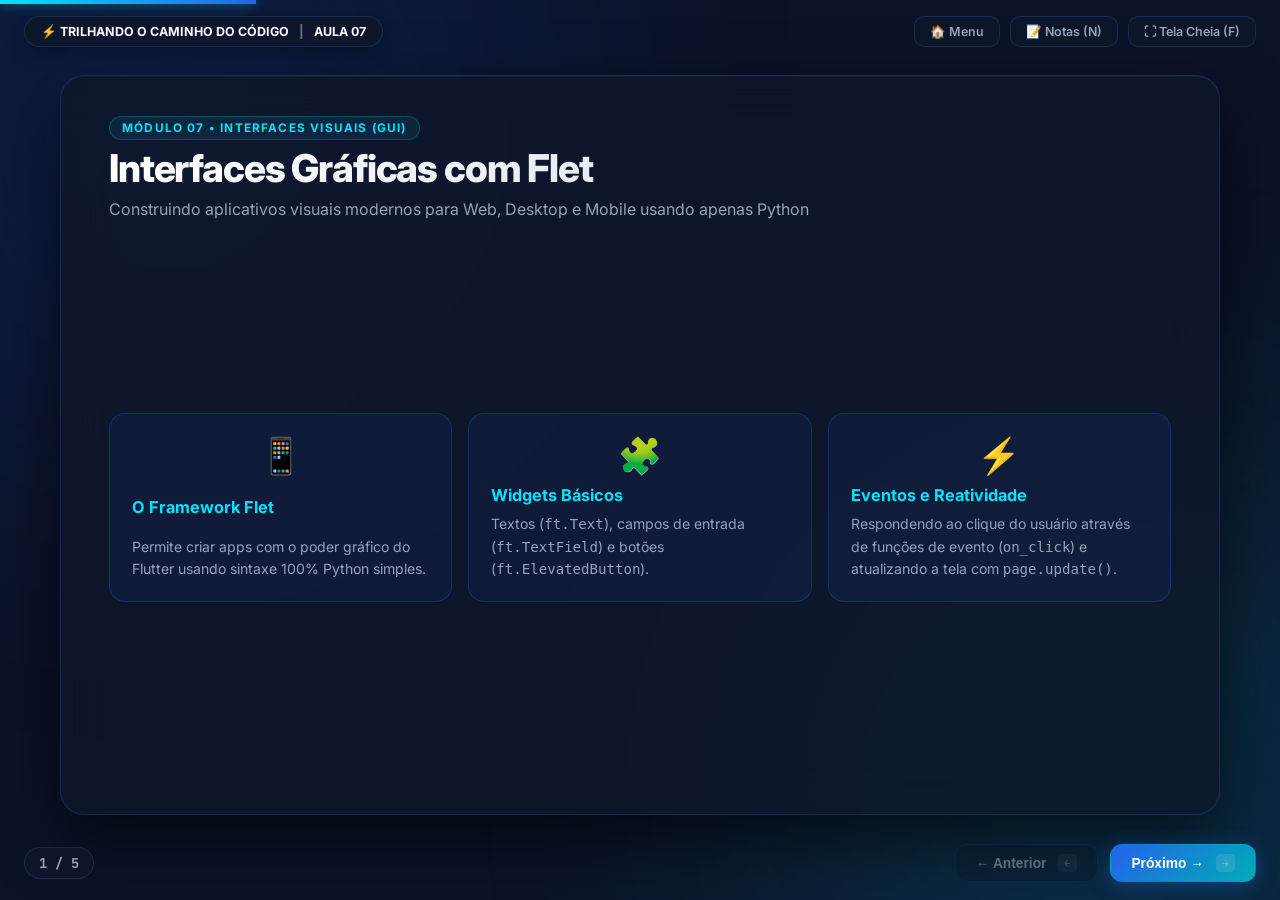
<file: arquivos-trilhando/Slides/aula-07-slides.html>
<!DOCTYPE html>
<html lang="pt-BR">
<head>
    <meta charset="UTF-8">
    <meta name="viewport" content="width=device-width, initial-scale=1.0">
    <title>Aula 07 - Interfaces Gráficas Multiplataforma com Flet</title>
    <link rel="preconnect" href="https://fonts.googleapis.com">
    <link rel="preconnect" href="https://fonts.gstatic.com" crossorigin>
    <link href="https://fonts.googleapis.com/css2?family=Inter:wght@400;500;600;700;800&family=JetBrains+Mono:wght@400;600;700&display=swap" rel="stylesheet">
    <link rel="stylesheet" href="slides-style.css">
</head>
<body>
    <div class="progress-bar" id="progressBar"></div>
    <div class="bg-glow">
        <div class="glow-orb glow-orb-1"></div>
        <div class="glow-orb glow-orb-2"></div>
    </div>

    <header class="top-bar">
        <div class="brand-badge">
            <span>⚡ TRILHANDO O CAMINHO DO CÓDIGO</span>
            <span style="opacity:0.4">|</span>
            <span>AULA 07</span>
        </div>
        <div class="top-controls">
            <a href="../../index.html" class="control-btn">🏠 Menu</a>
            <button class="control-btn" id="notesToggle">📝 Notas (N)</button>
            <button class="control-btn" id="fullscreenToggle">⛶ Tela Cheia (F)</button>
        </div>
    </header>

    <main class="presentation-stage">
        <!-- Slide 1: Capa -->
        <section class="slide active" data-notes="<strong>Abertura Aula 07:</strong> Transição do terminal para telas visuais interativas (GUI) usando Flet (baseado em Flutter).">
            <div class="slide-header">
                <span class="slide-step">MÓDULO 07 • INTERFACES VISUAIS (GUI)</span>
                <h1 class="slide-title">Interfaces Gráficas com Flet</h1>
                <p class="slide-subtitle">Construindo aplicativos visuais modernos para Web, Desktop e Mobile usando apenas Python</p>
            </div>
            <div class="slide-body">
                <div class="grid-3">
                    <div class="content-box accent-box">
                        <div class="big-icon">📱</div>
                        <h4>O Framework Flet</h4>
                        <p>Permite criar apps com o poder gráfico do Flutter usando sintaxe 100% Python simples.</p>
                    </div>
                    <div class="content-box accent-box">
                        <div class="big-icon">🧩</div>
                        <h4>Widgets Básicos</h4>
                        <p>Textos (<code>ft.Text</code>), campos de entrada (<code>ft.TextField</code>) e botões (<code>ft.ElevatedButton</code>).</p>
                    </div>
                    <div class="content-box accent-box">
                        <div class="big-icon">⚡</div>
                        <h4>Eventos e Reatividade</h4>
                        <p>Respondendo ao clique do usuário através de funções de evento (<code>on_click</code>) e atualizando a tela com <code>page.update()</code>.</p>
                    </div>
                </div>
            </div>
        </section>

        <!-- Slide 2: Estrutura Base de um App Flet -->
        <section class="slide" data-notes="<strong>Estrutura Flet:</strong> Explicar 'import flet as ft', a função main(page: ft.Page) e 'ft.app(target=main)'.">
            <div class="slide-header">
                <span class="slide-step">CONCEITO 1 • ESTRUTURA BASE</span>
                <h2 class="slide-title">A Estrutura de um App Flet</h2>
                <p class="slide-subtitle">O ponto de entrada e o objeto <code>page</code></p>
            </div>
            <div class="slide-body">
                <div class="content-box accent-box">
                    <div class="prompt-code"><span class="kw">import</span> flet <span class="kw">as</span> ft

<span class="kw">def</span> <span class="fn">main</span>(page: ft.Page):
    page.title = <span class="str">"Meu Primeiro App ODS"</span>
    page.padding = <span class="num">20</span>
    
    <span class="cm"># Adicionando um componente visual à página</span>
    page.<span class="fn">add</span>(ft.<span class="fn">Text</span>(<span class="str">"Olá, Mundo Flet!"</span>, size=<span class="num">24</span>, weight=<span class="str">"bold"</span>))

<span class="cm"># Inicia o aplicativo</span>
ft.<span class="fn">app</span>(target=main)</div>
                </div>
            </div>
        </section>

        <!-- Slide 3: Layouts (Columns e Rows) -->
        <section class="slide" data-notes="<strong>Layouts:</strong> ft.Column organiza elementos na vertical (de cima pra baixo). ft.Row organiza na horizontal (lado a lado).">
            <div class="slide-header">
                <span class="slide-step">CONCEITO 2 • LAYOUT & ORGANIZAÇÃO</span>
                <h2 class="slide-title">Organizando Elementos: <code>Column</code> e <code>Row</code></h2>
                <p class="slide-subtitle">Dispondo componentes na vertical e na horizontal</p>
            </div>
            <div class="slide-body">
                <div class="grid-2">
                    <div class="content-box">
                        <h4 style="color:var(--accent-purple)"><code>ft.Column</code> (Vertical)</h4>
                        <p>Empilha elementos de cima para baixo.</p>
                        <div class="prompt-code">ft.<span class="fn">Column</span>([
    ft.<span class="fn">Text</span>(<span class="str">"Título"</span>),
    ft.<span class="fn">TextField</span>(label=<span class="str">"Nome"</span>),
    ft.<span class="fn">ElevatedButton</span>(<span class="str">"Salvar"</span>)
])</div>
                    </div>
                    <div class="content-box">
                        <h4 style="color:var(--accent-blue)"><code>ft.Row</code> (Horizontal)</h4>
                        <p>Alinha elementos lado a lado na mesma linha.</p>
                        <div class="prompt-code">ft.<span class="fn">Row</span>([
    ft.<span class="fn">ElevatedButton</span>(<span class="str">"Sim"</span>),
    ft.<span class="fn">ElevatedButton</span>(<span class="str">"Não"</span>)
])</div>
                    </div>
                </div>
            </div>
        </section>

        <!-- Slide 4: Eventos e page.update() -->
        <section class="slide" data-notes="<strong>page.update():</strong> Lembrar aos alunos que em Flet, após alterar o valor de um widget em código, é OBRIGATÓRIO chamar page.update() para que a alteração apareça na tela!">
            <div class="slide-header">
                <span class="slide-step">CONCEITO 3 • INTERATIVIDADE</span>
                <h2 class="slide-title">Eventos de Clique e <code>page.update()</code></h2>
                <p class="slide-subtitle">Fazendo a interface responder às ações do usuário</p>
            </div>
            <div class="slide-body">
                <div class="content-box accent-box">
                    <div class="prompt-code"><span class="kw">def</span> <span class="fn">main</span>(page: ft.Page):
    campo_nome = ft.<span class="fn">TextField</span>(label=<span class="str">"Digite seu nome"</span>)
    texto_saida = ft.<span class="fn">Text</span>(<span class="str">""</span>, color=<span class="str">"green"</span>)

    <span class="kw">def</span> <span class="fn">ao_clicar</span>(e):
        texto_saida.value = <span class="str">f"Bem-vindo(a), <span class="kw">{campo_nome.value}</span>!"</span>
        page.<span class="fn">update</span>() <span class="cm"># Re-renderiza a tela com o novo valor</span>

    botao = ft.<span class="fn">ElevatedButton</span>(<span class="str">"Entrar"</span>, on_click=ao_clicar)
    page.<span class="fn">add</span>(campo_nome, botao, texto_saida)</div>
                </div>
            </div>
        </section>

        <!-- Slide 5: Desafio Prático da Aula 07 -->
        <section class="slide" data-notes="<strong>Prática:</strong> Transformar o script terminal da Aula 05/06 em um app visual com Flet.">
            <div class="slide-header">
                <span class="slide-step">PRÁTICA • DESAFIO 07</span>
                <h2 class="slide-title">Desafio: Primeira Versão Visual do App ODS</h2>
                <p class="slide-subtitle">Construindo a tela inicial do seu projeto final</p>
            </div>
            <div class="slide-body">
                <div class="grid-2">
                    <div class="content-box tip-box">
                        <h4>🎯 Requisitos:</h4>
                        <ul>
                            <li>Criar uma interface com Título, Subtítulo e Logo/Ícone.</li>
                            <li>Adicionar 2 campos de entrada (ex: <code>TextField</code>).</li>
                            <li>Adicionar um botão <code>ElevatedButton</code> que processa os dados.</li>
                            <li>Exibir a resposta formatada na tela usando <code>Text</code>.</li>
                        </ul>
                    </div>
                    <div class="content-box accent-box">
                        <h4>🤖 Prompt para Gemini CLI:</h4>
                        <div class="prompt-code"><span class="str">"Como criar um layout em Flet usando ft.Card e ft.Container com bordas arredondadas e cor de fundo personalizada?"</span></div>
                    </div>
                </div>
            </div>
        </section>
    </main>

    <div class="speaker-notes-panel" id="notesPanel">
        <div class="notes-header"><span>📝 NOTAS DO INSTRUTOR</span><span style="opacity:0.6">Pressione N para fechar</span></div>
        <div class="notes-content" id="notesContent">Use as setas do teclado para navegar.</div>
    </div>

    <footer class="bottom-nav">
        <div class="slide-counter" id="slideCounter">1 / 5</div>
        <div class="nav-buttons">
            <button class="nav-btn" id="prevBtn">← Anterior <span class="key-hint">←</span></button>
            <button class="nav-btn primary" id="nextBtn">Próximo → <span class="key-hint">→</span></button>
        </div>
    </footer>

    <script src="slides-engine.js"></script>
</body>
</html>
</file>
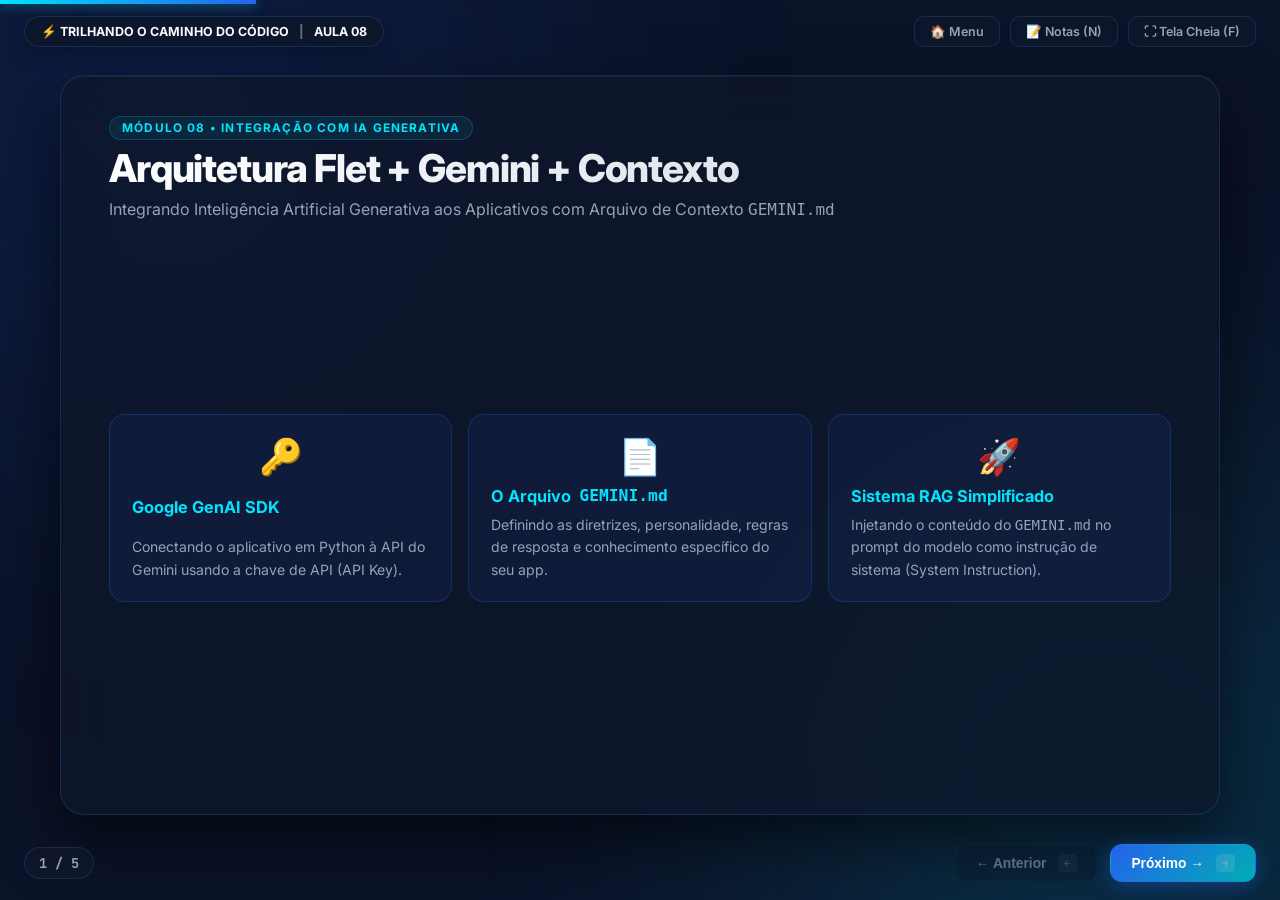
<file: arquivos-trilhando/Slides/aula-08-slides.html>
<!DOCTYPE html>
<html lang="pt-BR">
<head>
    <meta charset="UTF-8">
    <meta name="viewport" content="width=device-width, initial-scale=1.0">
    <title>Aula 08 - Arquitetura Integrada: Flet + IA + GEMINI.md</title>
    <link rel="preconnect" href="https://fonts.googleapis.com">
    <link rel="preconnect" href="https://fonts.gstatic.com" crossorigin>
    <link href="https://fonts.googleapis.com/css2?family=Inter:wght@400;500;600;700;800&family=JetBrains+Mono:wght@400;600;700&display=swap" rel="stylesheet">
    <link rel="stylesheet" href="slides-style.css">
</head>
<body>
    <div class="progress-bar" id="progressBar"></div>
    <div class="bg-glow">
        <div class="glow-orb glow-orb-1"></div>
        <div class="glow-orb glow-orb-2"></div>
    </div>

    <header class="top-bar">
        <div class="brand-badge">
            <span>⚡ TRILHANDO O CAMINHO DO CÓDIGO</span>
            <span style="opacity:0.4">|</span>
            <span>AULA 08</span>
        </div>
        <div class="top-controls">
            <a href="../../index.html" class="control-btn">🏠 Menu</a>
            <button class="control-btn" id="notesToggle">📝 Notas (N)</button>
            <button class="control-btn" id="fullscreenToggle">⛶ Tela Cheia (F)</button>
        </div>
    </header>

    <main class="presentation-stage">
        <!-- Slide 1: Capa -->
        <section class="slide active" data-notes="<strong>Abertura Aula 08:</strong> A culminância técnica do curso: conectar a interface visual Flet com a API do Google Gemini e personalizar o comportamento da IA via arquivo GEMINI.md.">
            <div class="slide-header">
                <span class="slide-step">MÓDULO 08 • INTEGRAÇÃO COM IA GENERATIVA</span>
                <h1 class="slide-title">Arquitetura Flet + Gemini + Contexto</h1>
                <p class="slide-subtitle">Integrando Inteligência Artificial Generativa aos Aplicativos com Arquivo de Contexto <code>GEMINI.md</code></p>
            </div>
            <div class="slide-body">
                <div class="grid-3">
                    <div class="content-box accent-box">
                        <div class="big-icon">🔑</div>
                        <h4>Google GenAI SDK</h4>
                        <p>Conectando o aplicativo em Python à API do Gemini usando a chave de API (API Key).</p>
                    </div>
                    <div class="content-box accent-box">
                        <div class="big-icon">📄</div>
                        <h4>O Arquivo <code>GEMINI.md</code></h4>
                        <p>Definindo as diretrizes, personalidade, regras de resposta e conhecimento específico do seu app.</p>
                    </div>
                    <div class="content-box accent-box">
                        <div class="big-icon">🚀</div>
                        <h4>Sistema RAG Simplificado</h4>
                        <p>Injetando o conteúdo do <code>GEMINI.md</code> no prompt do modelo como instrução de sistema (System Instruction).</p>
                    </div>
                </div>
            </div>
        </section>

        <!-- Slide 2: Conectando a API do Gemini -->
        <section class="slide" data-notes="<strong>API Key:</strong> Alerta de segurança: Nunca colocar chaves de API abertas em repositórios públicos.">
            <div class="slide-header">
                <span class="slide-step">CONCEITO 1 • CONEXÃO DE API</span>
                <h2 class="slide-title">Conectando o Python à API do Gemini</h2>
                <p class="slide-subtitle">Importando o SDK oficial <code>google-genai</code></p>
            </div>
            <div class="slide-body">
                <div class="content-box accent-box">
                    <div class="prompt-code"><span class="kw">from</span> google <span class="kw">import</span> genai
<span class="kw">import</span> os

<span class="cm"># Configurando o cliente da API</span>
client = genai.<span class="fn">Client</span>(api_key=os.environ.<span class="fn">get</span>(<span class="str">"GEMINI_API_KEY"</span>))

<span class="cm"># Chamada básica ao modelo Gemini 2.5 Flash</span>
response = client.models.<span class="fn">generate_content</span>(
    model=<span class="str">'gemini-2.5-flash'</span>,
    contents=<span class="str">'Dê 3 dicas para economizar água na escola.'</span>
)

<span class="fn">print</span>(response.text)</div>
                </div>
            </div>
        </section>

        <!-- Slide 3: O Arquivo GEMINI.md e System Instructions -->
        <section class="slide" data-notes="<strong>GEMINI.md:</strong> Explicar que o arquivo funciona como a 'alma' ou 'manual de regras' do aplicativo.">
            <div class="slide-header">
                <span class="slide-step">CONCEITO 2 • CONTEXTO E PROMPT DE SISTEMA</span>
                <h2 class="slide-title">O Arquivo de Contexto <code>GEMINI.md</code></h2>
                <p class="slide-subtitle">Como especializar a IA para responder de acordo com a proposta do seu ODS</p>
            </div>
            <div class="slide-body">
                <div class="grid-2">
                    <div class="content-box">
                        <h4>📄 Estrutura do <code>GEMINI.md</code></h4>
                        <div class="prompt-code"># IDENTIDADE DO BOT
Você é o "EcoBot", um assistente virtual especialista no ODS 11 (Cidades Sustentáveis).

# REGRAS DE RESPOSTA
- Use tom motivador e linguagem acessível.
- Respostas com no máximo 3 parágrafos.
- Sempre sugira 1 ação prática.</div>
                    </div>
                    <div class="content-box accent-box">
                        <h4>💻 Injetando o Contexto no Código</h4>
                        <div class="prompt-code"><span class="kw">with</span> <span class="fn">open</span>(<span class="str">"GEMINI.md"</span>, <span class="str">"r"</span>, encoding=<span class="str">"utf-8"</span>) <span class="kw">as</span> f:
    contexto_sistema = f.<span class="fn">read</span>()

response = client.models.<span class="fn">generate_content</span>(
    model=<span class="str">'gemini-2.5-flash'</span>,
    contents=pergunta_usuario,
    config={<span class="str">'system_instruction'</span>: contexto_sistema}
)</div>
                    </div>
                </div>
            </div>
        </section>

        <!-- Slide 4: Fluxo de Dados Completo no Flet -->
        <section class="slide" data-notes="<strong>Fluxo Completo:</strong> Usuário digita na UI -> Flet captura -> Injeta GEMINI.md -> Envia pro Gemini -> Recebe resposta -> Atualiza a UI.">
            <div class="slide-header">
                <span class="slide-step">CONCEITO 3 • FLUXO DE DADOS</span>
                <h2 class="slide-title">Arquitetura de Dados em Tempo Real</h2>
                <p class="slide-subtitle">Da digitação do usuário na tela Flet até a resposta da IA</p>
            </div>
            <div class="slide-body">
                <div class="grid-4">
                    <div class="content-box">
                        <div class="big-icon">1️⃣</div>
                        <h4>Interface (Flet)</h4>
                        <p>Usuário digita a dúvida no <code>TextField</code> e clica no botão.</p>
                    </div>
                    <div class="content-box">
                        <div class="big-icon">2️⃣</div>
                        <h4>Carregamento</h4>
                        <p>Exibe indicador de carregamento (<code>ProgressRing</code>) na tela.</p>
                    </div>
                    <div class="content-box">
                        <div class="big-icon">3️⃣</div>
                        <h4>API Gemini</h4>
                        <p>Envia o prompt + contexto do <code>GEMINI.md</code> via SDK.</p>
                    </div>
                    <div class="content-box">
                        <div class="big-icon">4️⃣</div>
                        <h4>Renderização</h4>
                        <p>Exibe a resposta gerada com formatação Markdown no Flet.</p>
                    </div>
                </div>
            </div>
        </section>

        <!-- Slide 5: Desafio Prático da Aula 08 -->
        <section class="slide" data-notes="<strong>Prática:</strong> Finalizar a integração completa do App da equipe com a API do Gemini antes da Feira da Aula 09.">
            <div class="slide-header">
                <span class="slide-step">PRÁTICA • DESAFIO 08</span>
                <h2 class="slide-title">Desafio: Integração Final do App ODS com IA</h2>
                <p class="slide-subtitle">Deixando seu aplicativo 100% funcional para a Feira de Soluções</p>
            </div>
            <div class="slide-body">
                <div class="grid-2">
                    <div class="content-box tip-box">
                        <h4>🎯 Requisitos:</h4>
                        <ul>
                            <li>Criar e personalizar o arquivo <code>GEMINI.md</code> do seu grupo.</li>
                            <li>Conectar a chave de API do Gemini no seu script Flet.</li>
                            <li>Implementar a chamada assíncrona/reativa com o botão de envio.</li>
                            <li>Testar e validar com perguntas reais sobre o problema da escola.</li>
                        </ul>
                    </div>
                    <div class="content-box accent-box">
                        <h4>🤖 Prompt para Gemini CLI:</h4>
                        <div class="prompt-code"><span class="str">"Estou integrando a API do Gemini no meu app Flet. Como exibo um ícone de carregamento ft.ProgressRing enquanto aguardo a resposta da API?"</span></div>
                    </div>
                </div>
            </div>
        </section>
    </main>

    <div class="speaker-notes-panel" id="notesPanel">
        <div class="notes-header"><span>📝 NOTAS DO INSTRUTOR</span><span style="opacity:0.6">Pressione N para fechar</span></div>
        <div class="notes-content" id="notesContent">Use as setas do teclado para navegar.</div>
    </div>

    <footer class="bottom-nav">
        <div class="slide-counter" id="slideCounter">1 / 5</div>
        <div class="nav-buttons">
            <button class="nav-btn" id="prevBtn">← Anterior <span class="key-hint">←</span></button>
            <button class="nav-btn primary" id="nextBtn">Próximo → <span class="key-hint">→</span></button>
        </div>
    </footer>

    <script src="slides-engine.js"></script>
</body>
</html>
</file>
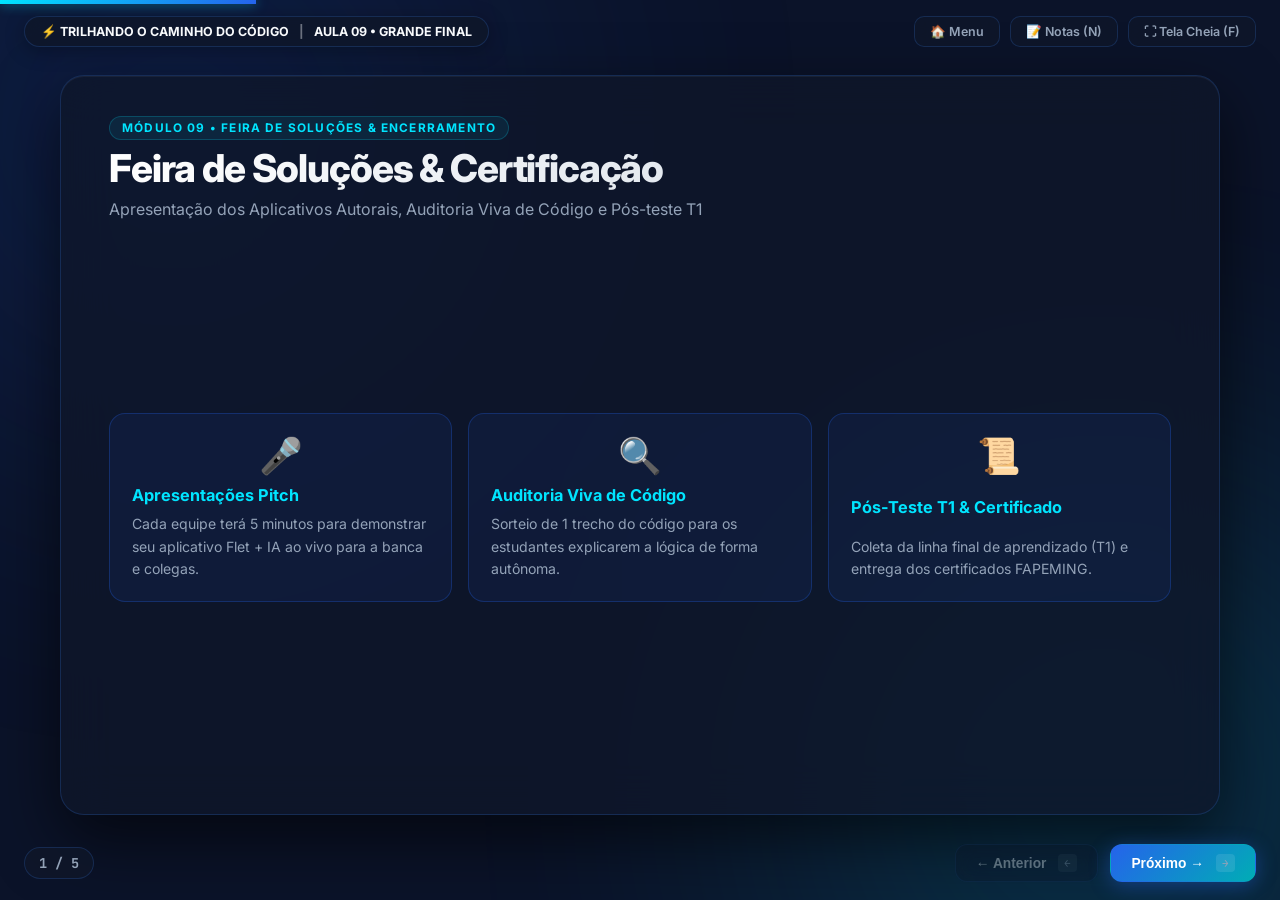
<file: arquivos-trilhando/Slides/aula-09-slides.html>
<!DOCTYPE html>
<html lang="pt-BR">
<head>
    <meta charset="UTF-8">
    <meta name="viewport" content="width=device-width, initial-scale=1.0">
    <title>Aula 09 - Feira de Soluções e Certificação</title>
    <link rel="preconnect" href="https://fonts.googleapis.com">
    <link rel="preconnect" href="https://fonts.gstatic.com" crossorigin>
    <link href="https://fonts.googleapis.com/css2?family=Inter:wght@400;500;600;700;800&family=JetBrains+Mono:wght@400;600;700&display=swap" rel="stylesheet">
    <link rel="stylesheet" href="slides-style.css">
</head>
<body>
    <div class="progress-bar" id="progressBar"></div>
    <div class="bg-glow">
        <div class="glow-orb glow-orb-1"></div>
        <div class="glow-orb glow-orb-2"></div>
    </div>

    <header class="top-bar">
        <div class="brand-badge">
            <span>⚡ TRILHANDO O CAMINHO DO CÓDIGO</span>
            <span style="opacity:0.4">|</span>
            <span>AULA 09 • GRANDE FINAL</span>
        </div>
        <div class="top-controls">
            <a href="../../index.html" class="control-btn">🏠 Menu</a>
            <button class="control-btn" id="notesToggle">📝 Notas (N)</button>
            <button class="control-btn" id="fullscreenToggle">⛶ Tela Cheia (F)</button>
        </div>
    </header>

    <main class="presentation-stage">
        <!-- Slide 1: Capa -->
        <section class="slide active" data-notes="<strong>Abertura Aula 09 (15 min):</strong> Boas-vindas à Feira de Soluções. Celebrar a jornada de 9 semanas dos estudantes e mentores FAPEMING.">
            <div class="slide-header">
                <span class="slide-step">MÓDULO 09 • FEIRA DE SOLUÇÕES & ENCERRAMENTO</span>
                <h1 class="slide-title">Feira de Soluções & Certificação</h1>
                <p class="slide-subtitle">Apresentação dos Aplicativos Autorais, Auditoria Viva de Código e Pós-teste T1</p>
            </div>
            <div class="slide-body">
                <div class="grid-3">
                    <div class="content-box accent-box">
                        <div class="big-icon">🎤</div>
                        <h4>Apresentações Pitch</h4>
                        <p>Cada equipe terá 5 minutos para demonstrar seu aplicativo Flet + IA ao vivo para a banca e colegas.</p>
                    </div>
                    <div class="content-box accent-box">
                        <div class="big-icon">🔍</div>
                        <h4>Auditoria Viva de Código</h4>
                        <p>Sorteio de 1 trecho do código para os estudantes explicarem a lógica de forma autônoma.</p>
                    </div>
                    <div class="content-box accent-box">
                        <div class="big-icon">📜</div>
                        <h4>Pós-Teste T1 & Certificado</h4>
                        <p>Coleta da linha final de aprendizado (T1) e entrega dos certificados FAPEMING.</p>
                    </div>
                </div>
            </div>
        </section>

        <!-- Slide 2: Roteiro da Apresentação (Pitch) -->
        <section class="slide" data-notes="<strong>Bloco 2 (60 min):</strong> Regras do Pitch: 5 min apresentação + 2 min perguntas da banca.">
            <div class="slide-header">
                <span class="slide-step">BLOCO 2 • APRESENTAÇÕES</span>
                <h2 class="slide-title">Roteiro do Pitch de Apresentação (5 min)</h2>
                <p class="slide-subtitle">Como estruturar a fala do seu grupo diante da comunidade</p>
            </div>
            <div class="slide-body">
                <div class="grid-4">
                    <div class="content-box">
                        <h4 style="color:var(--accent-purple)">1. O Problema (30s)</h4>
                        <p>Qual problema da escola ou comunidade o app resolve? Qual ODS se conecta?</p>
                    </div>
                    <div class="content-box">
                        <h4 style="color:var(--accent-blue)">2. A Demo (2 min)</h4>
                        <p>Rodar o aplicativo ao vivo. Mostrar as telas Flet e a interação inteligente com o Gemini.</p>
                    </div>
                    <div class="content-box">
                        <h4 style="color:var(--accent-green)">3. O GEMINI.md (1 min)</h4>
                        <p>Explicar como o arquivo de contexto foi construído para dar a identidade do app.</p>
                    </div>
                    <div class="content-box">
                        <h4 style="color:var(--accent-yellow)">4. Aprendizados (1 min)</h4>
                        <p>Principais desafios superados e o que a equipe aprendeu ao longo das 9 semanas.</p>
                    </div>
                </div>
            </div>
        </section>

        <!-- Slide 3: A Auditoria Viva de Código -->
        <section class="slide" data-notes="<strong>Auditoria Viva:</strong> Validação do aprendizado real. Garantir que os alunos compreendem o código que escreveram com auxílio da IA.">
            <div class="slide-header">
                <span class="slide-step">BLOCO 2 • AUDITORIA VIVA DE CÓDIGO</span>
                <h2 class="slide-title">Como Funciona a Auditoria Viva?</h2>
                <p class="slide-subtitle">Demonstrando o domínio do código e a autonomia frente à IA</p>
            </div>
            <div class="slide-body">
                <div class="grid-2">
                    <div class="content-box accent-box">
                        <h4>🎲 Perguntas Típicas da Banca:</h4>
                        <ul>
                            <li>"O que acontece no seu programa se o usuário deixar este campo em branco?"</li>
                            <li>"Mostre onde está a função <code>on_click</code> do botão principal."</li>
                            <li>"Onde no código vocês lêem o arquivo <code>GEMINI.md</code>?"</li>
                            <li>"Se quisermos mudar a cor da interface, qual linha alteramos?"</li>
                        </ul>
                    </div>
                    <div class="content-box tip-box">
                        <h4>💡 Dica de Ouro:</h4>
                        <p style="margin-bottom:8px">Não se preocupe em ter decorado cada caractere!</p>
                        <p>O importante é saber explicar a <strong>lógica</strong> do fluxo de dados e como a IA ajudou você a construir a solução.</p>
                    </div>
                </div>
            </div>
        </section>

        <!-- Slide 4: Coleta do Pós-teste T1 -->
        <section class="slide" data-notes="<strong>Bloco 3 (45 min):</strong> Aplicação do questionário pós-teste T1 para medição da evolução (Delta de Aprendizagem).">
            <div class="slide-header">
                <span class="slide-step">BLOCO 3 • MEDIÇÃO DE IMPACTO (T1)</span>
                <h2 class="slide-title">Questionário Pós-Teste (T1)</h2>
                <p class="slide-subtitle">Medindo sua evolução do primeiro dia até hoje para a pesquisa FAPEMING</p>
            </div>
            <div class="slide-body">
                <div class="grid-2">
                    <div class="content-box warn-box">
                        <h4>📋 Instruções do T1:</h4>
                        <ul>
                            <li>Responda com base em tudo que você aprendeu nas 9 oficinas.</li>
                            <li>Sem ajuda externa, Google ou colegas (mesmo rigor do T0).</li>
                            <li>Sua resposta medirá o impacto real da metodologia na Educação Básica.</li>
                        </ul>
                    </div>
                    <div class="content-box accent-box">
                        <h4>🔗 Link do Formulário:</h4>
                        <div class="prompt-code" style="margin-top:10px">Acesse o formulário T1 enviado pelo seu mentor no chat!</div>
                    </div>
                </div>
            </div>
        </section>

        <!-- Slide 5: Celebração e Certificados -->
        <section class="slide" data-notes="<strong>Encerramento (15 min):</strong> Entrega dos certificados de participação emitidos com apoio FAPEMING e encerramento oficial.">
            <div class="slide-header">
                <span class="slide-step">ENCERRAMENTO • CERIMÔNIA</span>
                <h2 class="slide-title">Parabéns, Desenvolvedor(a)!</h2>
                <p class="slide-subtitle">Você concluiu com sucesso o projeto Trilhando o Caminho do Código</p>
            </div>
            <div class="slide-body">
                <div class="grid-3">
                    <div class="content-box accent-box" style="text-align:center">
                        <div class="big-icon">🎓</div>
                        <h4 style="color:var(--accent-purple)">Certificado FAPEMING</h4>
                        <p>Reconhecimento oficial de participação e horas de extensão em programação e IA.</p>
                    </div>
                    <div class="content-box accent-box" style="text-align:center">
                        <div class="big-icon">💻</div>
                        <h4 style="color:var(--accent-blue)">Portfólio no GitHub</h4>
                        <p>Seu aplicativo autoral está pronto para ser mostrado para o mundo!</p>
                    </div>
                    <div class="content-box accent-box" style="text-align:center">
                        <div class="big-icon">🌟</div>
                        <h4 style="color:var(--accent-green)">Futuro Aberto</h4>
                        <p>Você agora domina lógica de programação, Python, Flet e Engenharia de Prompts com IA!</p>
                    </div>
                </div>
            </div>
        </section>
    </main>

    <div class="speaker-notes-panel" id="notesPanel">
        <div class="notes-header"><span>📝 NOTAS DO INSTRUTOR</span><span style="opacity:0.6">Pressione N para fechar</span></div>
        <div class="notes-content" id="notesContent">Use as setas do teclado para navegar.</div>
    </div>

    <footer class="bottom-nav">
        <div class="slide-counter" id="slideCounter">1 / 5</div>
        <div class="nav-buttons">
            <button class="nav-btn" id="prevBtn">← Anterior <span class="key-hint">←</span></button>
            <button class="nav-btn primary" id="nextBtn">Próximo → <span class="key-hint">→</span></button>
        </div>
    </footer>

    <script src="slides-engine.js"></script>
</body>
</html>
</file>
<file: arquivos-trilhando/Slides/slides-style.css>
*, *::before, *::after { margin: 0; padding: 0; box-sizing: border-box; }

:root {
    --bg-primary: #0b1329;
    --bg-secondary: #0f172a;
    --bg-card: rgba(15, 23, 42, 0.78);
    --bg-card-hover: rgba(30, 41, 59, 0.88);
    --border-color: rgba(59, 130, 246, 0.2);
    --border-glow: rgba(0, 229, 255, 0.4);
    
    --text-primary: #f8fafc;
    --text-secondary: #94a3b8;
    --text-muted: #64748b;
    
    --cefet-blue: #2563eb;
    --cefet-cyan: #00E5FF;
    --cefet-teal: #00adb5;
    --cefet-gold: #ffb800;
    --cefet-green: #10b981;
    --cefet-red: #ff4d4d;
    --cefet-purple: #8b5cf6;
    
    --gradient-cefet: linear-gradient(135deg, #2563eb 0%, #00adb5 100%);
    --gradient-cefet-gold: linear-gradient(135deg, #ffb800 0%, #f59e0b 100%);
    --gradient-cyan-glow: linear-gradient(135deg, #00E5FF 0%, #2563eb 100%);
}

body {
    font-family: 'Inter', -apple-system, BlinkMacSystemFont, sans-serif;
    background: var(--bg-primary);
    color: var(--text-primary);
    height: 100vh;
    overflow: hidden;
    user-select: none;
}

/* Custom Scrollbar for Slides */
::-webkit-scrollbar { width: 8px; height: 8px; }
::-webkit-scrollbar-track { background: rgba(0, 0, 0, 0.2); border-radius: 4px; }
::-webkit-scrollbar-thumb { background: rgba(0, 229, 255, 0.25); border-radius: 4px; }
::-webkit-scrollbar-thumb:hover { background: rgba(0, 229, 255, 0.5); }

/* Progress Bar */
.progress-bar {
    position: fixed; top: 0; left: 0; height: 4px;
    background: var(--gradient-cyan-glow);
    box-shadow: 0 0 12px rgba(0, 229, 255, 0.6);
    width: 0%; transition: width 0.3s cubic-bezier(0.4, 0, 0.2, 1); z-index: 100;
}

/* Background Glow */
.bg-glow { position: fixed; inset: 0; pointer-events: none; overflow: hidden; z-index: 0; }
.glow-orb { position: absolute; width: 650px; height: 650px; border-radius: 50%; filter: blur(150px); opacity: 0.15; transition: all 1s ease; }
.glow-orb-1 { top: -200px; left: -150px; background: var(--cefet-blue); }
.glow-orb-2 { bottom: -220px; right: -150px; background: var(--cefet-cyan); }
.glow-orb-3 { top: 40%; left: 50%; transform: translate(-50%, -50%); width: 400px; height: 400px; background: var(--cefet-purple); opacity: 0.08; }

/* Top Navigation Bar */
.top-bar {
    position: fixed; top: 16px; left: 24px; right: 24px;
    display: flex; align-items: center; justify-content: space-between; z-index: 50;
}

.brand-badge {
    display: inline-flex; align-items: center; gap: 10px;
    background: rgba(15, 23, 42, 0.85); border: 1px solid var(--border-color);
    padding: 7px 16px; border-radius: 100px;
    font-size: 0.78rem; font-weight: 700; color: var(--text-primary);
    backdrop-filter: blur(12px); box-shadow: 0 4px 20px rgba(0,0,0,0.3);
}

.brand-badge .cefet-tag {
    background: var(--gradient-cefet);
    -webkit-background-clip: text;
    -webkit-text-fill-color: transparent;
    font-weight: 800; letter-spacing: 0.05em;
}

.top-controls { display: flex; align-items: center; gap: 10px; }

.control-btn {
    background: rgba(15, 23, 42, 0.85); border: 1px solid var(--border-color);
    color: var(--text-secondary); padding: 7px 15px; border-radius: 10px;
    font-size: 0.78rem; font-family: inherit; font-weight: 600; cursor: pointer;
    display: inline-flex; align-items: center; gap: 6px;
    transition: all 0.25 ease; backdrop-filter: blur(10px); text-decoration: none;
}
.control-btn:hover { color: #fff; background: rgba(30, 41, 59, 0.9); border-color: var(--cefet-cyan); transform: translateY(-1px); }
.control-btn.active { background: var(--cefet-blue); color: #fff; border-color: transparent; box-shadow: 0 0 15px rgba(37, 99, 235, 0.4); }

/* Slide Container Stage */
.presentation-stage {
    position: relative; z-index: 10; width: 100vw; height: 100vh;
    display: flex; align-items: center; justify-content: center;
    padding: 75px 40px 85px;
}

.slide {
    display: none; width: 100%; max-width: 1160px; height: 100%; max-height: 740px;
    background: var(--bg-card); border: 1px solid var(--border-color);
    border-radius: 24px; backdrop-filter: blur(24px);
    padding: 40px 48px; flex-direction: column; justify-content: space-between;
    position: relative; animation: slideIn 0.35s cubic-bezier(0.16, 1, 0.3, 1);
    box-shadow: 0 25px 65px rgba(0, 0, 0, 0.6), inset 0 1px 0 rgba(255, 255, 255, 0.05);
    overflow-y: auto;
}
.slide.active { display: flex; }

@keyframes slideIn {
    from { opacity: 0; transform: scale(0.97) translateY(14px); }
    to { opacity: 1; transform: scale(1) translateY(0); }
}

/* Header & Typography */
.slide-header { margin-bottom: 20px; }
.slide-step {
    display: inline-flex; align-items: center; gap: 6px;
    font-size: 0.74rem; font-weight: 700; text-transform: uppercase; letter-spacing: 0.1em;
    color: var(--cefet-cyan); margin-bottom: 6px;
    background: rgba(0, 229, 255, 0.08); padding: 4px 12px; border-radius: 100px;
    border: 1px solid rgba(0, 229, 255, 0.2);
}
.slide-title {
    font-size: clamp(1.8rem, 3.2vw, 2.4rem); font-weight: 800;
    line-height: 1.18; letter-spacing: -0.03em;
    background: linear-gradient(135deg, #ffffff 0%, #cbd5e1 100%);
    -webkit-background-clip: text; -webkit-text-fill-color: transparent;
}
.slide-subtitle { font-size: 1rem; color: var(--text-secondary); margin-top: 6px; line-height: 1.5; }

.slide-body { flex: 1; display: flex; flex-direction: column; justify-content: center; gap: 18px; }

/* Layout Grids */
.grid-2 { display: grid; grid-template-columns: 1fr 1fr; gap: 18px; }
.grid-3 { display: grid; grid-template-columns: repeat(3, 1fr); gap: 16px; }
.grid-4 { display: grid; grid-template-columns: repeat(4, 1fr); gap: 14px; }
.grid-2-1 { display: grid; grid-template-columns: 1.2fr 0.8fr; gap: 18px; }

/* Content Cards & Boxes */
.content-box {
    background: rgba(15, 23, 42, 0.6); border: 1px solid rgba(255, 255, 255, 0.07);
    border-radius: 16px; padding: 20px 22px; transition: all 0.3s ease;
    display: flex; flex-direction: column; justify-content: space-between;
}
.content-box:hover { border-color: var(--border-glow); background: rgba(30, 41, 59, 0.7); transform: translateY(-2px); box-shadow: 0 10px 25px rgba(0,0,0,0.3); }
.content-box h4 { font-size: 1.02rem; font-weight: 700; margin-bottom: 8px; display: flex; align-items: center; gap: 8px; color: #fff; }
.content-box p, .content-box ul { font-size: 0.88rem; color: var(--text-secondary); line-height: 1.6; }
.content-box ul { list-style: none; padding-left: 0; }
.content-box ul li { position: relative; padding-left: 20px; margin-bottom: 8px; }
.content-box ul li::before { content: '⚡'; position: absolute; left: 0; color: var(--cefet-cyan); font-size: 0.75rem; }

/* Specialized Accent Boxes */
.accent-box { background: rgba(37, 99, 235, 0.08); border-color: rgba(37, 99, 235, 0.28); }
.accent-box h4 { color: var(--cefet-cyan); }
.tip-box { background: rgba(16, 185, 129, 0.08); border-color: rgba(16, 185, 129, 0.28); }
.tip-box h4 { color: var(--cefet-green); }
.warn-box { background: rgba(255, 184, 0, 0.08); border-color: rgba(255, 184, 0, 0.28); }
.warn-box h4 { color: var(--cefet-gold); }
.bad-box { background: rgba(255, 77, 77, 0.08); border-color: rgba(255, 77, 77, 0.28); }
.bad-box h4 { color: var(--cefet-red); }
.good-box { background: rgba(0, 229, 255, 0.08); border-color: rgba(0, 229, 255, 0.28); }
.good-box h4 { color: var(--cefet-cyan); }

.big-icon { font-size: 2.2rem; margin-bottom: 8px; text-align: center; }

/* Code Boxes with Expandable Action Header */
.code-preview-card {
    background: #050a17; border: 1px solid rgba(0, 229, 255, 0.2);
    border-radius: 14px; overflow: hidden; display: flex; flex-direction: column;
    box-shadow: 0 8px 30px rgba(0, 0, 0, 0.4); margin-top: 6px;
}

.code-card-header {
    background: rgba(15, 23, 42, 0.9); padding: 8px 14px;
    display: flex; align-items: center; justify-content: space-between;
    border-bottom: 1px solid rgba(255, 255, 255, 0.08);
}
.code-card-title {
    font-family: 'JetBrains Mono', monospace; font-size: 0.76rem;
    font-weight: 600; color: var(--cefet-cyan); display: flex; align-items: center; gap: 6px;
}
.expand-demo-btn {
    background: rgba(0, 229, 255, 0.12); border: 1px solid rgba(0, 229, 255, 0.3);
    color: var(--cefet-cyan); font-size: 0.72rem; font-weight: 700;
    padding: 4px 10px; border-radius: 6px; cursor: pointer;
    display: inline-flex; align-items: center; gap: 5px; transition: all 0.2s ease;
    font-family: inherit;
}
.expand-demo-btn:hover { background: var(--cefet-cyan); color: #050a17; box-shadow: 0 0 12px rgba(0, 229, 255, 0.5); }

.prompt-code {
    background: #050a17; padding: 14px 16px;
    font-family: 'JetBrains Mono', monospace; font-size: 0.82rem;
    color: #e2e8f0; line-height: 1.6; white-space: pre-wrap; word-break: break-all;
    user-select: text;
}
.prompt-code .kw { color: #c678dd; font-weight: 600; }
.prompt-code .str { color: #98c379; }
.prompt-code .fn { color: #61afef; }
.prompt-code .cm { color: #5c6370; font-style: italic; }
.prompt-code .num { color: #d19a66; }
.prompt-code .op { color: #56b6c2; }
.prompt-code .var { color: #e06c75; }

/* Modal for Expanded Code View */
.code-modal-overlay {
    position: fixed; inset: 0; background: rgba(5, 10, 23, 0.88);
    backdrop-filter: blur(16px); z-index: 200; display: none;
    align-items: center; justify-content: center; padding: 24px;
    animation: fadeIn 0.25s ease;
}
.code-modal-overlay.active { display: flex; }

@keyframes fadeIn { from { opacity: 0; } to { opacity: 1; } }

.code-modal-content {
    background: #0b1329; border: 1px solid var(--border-glow);
    border-radius: 20px; width: 100%; max-width: 900px; max-height: 88vh;
    display: flex; flex-direction: column; overflow: hidden;
    box-shadow: 0 30px 80px rgba(0, 229, 255, 0.25);
    animation: modalPop 0.3s cubic-bezier(0.16, 1, 0.3, 1);
}

@keyframes modalPop {
    from { opacity: 0; transform: scale(0.92) translateY(20px); }
    to { opacity: 1; transform: scale(1) translateY(0); }
}

.code-modal-header {
    background: rgba(15, 23, 42, 0.95); padding: 16px 24px;
    display: flex; align-items: center; justify-content: space-between;
    border-bottom: 1px solid rgba(255, 255, 255, 0.1);
}
.code-modal-title { font-size: 1.1rem; font-weight: 800; color: #fff; display: flex; align-items: center; gap: 10px; }
.code-modal-close {
    background: rgba(255, 255, 255, 0.08); border: 1px solid rgba(255, 255, 255, 0.15);
    color: var(--text-secondary); width: 32px; height: 32px; border-radius: 50%;
    cursor: pointer; display: flex; align-items: center; justify-content: center;
    font-size: 1.1rem; transition: all 0.2s ease;
}
.code-modal-close:hover { background: var(--cefet-red); color: #fff; border-color: transparent; }

.code-modal-body {
    padding: 24px; overflow-y: auto; flex: 1;
    display: flex; flex-direction: column; gap: 20px;
}

.modal-section-title {
    font-size: 0.85rem; font-weight: 700; text-transform: uppercase;
    letter-spacing: 0.08em; color: var(--cefet-cyan); margin-bottom: 8px;
    display: flex; align-items: center; gap: 6px;
}

.terminal-sim {
    background: #020617; border: 1px solid rgba(0, 229, 255, 0.2);
    border-radius: 12px; padding: 16px; font-family: 'JetBrains Mono', monospace;
    font-size: 0.85rem; color: #38bdf8; line-height: 1.6;
    box-shadow: inset 0 2px 10px rgba(0,0,0,0.8);
}
.terminal-sim .term-prompt { color: var(--cefet-green); font-weight: 700; }
.terminal-sim .term-output { color: #f1f5f9; margin-top: 6px; }

.code-modal-actions {
    padding: 14px 24px; background: rgba(15, 23, 42, 0.95);
    border-top: 1px solid rgba(255, 255, 255, 0.08);
    display: flex; align-items: center; justify-content: space-between;
}
.copy-code-btn {
    background: var(--gradient-cefet); border: none; color: #fff;
    padding: 8px 18px; border-radius: 8px; font-size: 0.82rem; font-weight: 700;
    cursor: pointer; display: inline-flex; align-items: center; gap: 6px;
    transition: all 0.2s ease; box-shadow: 0 4px 15px rgba(37, 99, 235, 0.4);
}
.copy-code-btn:hover { box-shadow: 0 6px 20px rgba(0, 229, 255, 0.5); transform: translateY(-1px); }

/* Speaker Notes Panel */
.speaker-notes-panel {
    position: fixed; bottom: 85px; left: 50%; transform: translateX(-50%);
    width: min(900px, 92vw); background: rgba(11, 19, 41, 0.96);
    border: 1px solid var(--border-glow); border-radius: 18px;
    padding: 20px 24px; box-shadow: 0 20px 60px rgba(0, 0, 0, 0.85);
    z-index: 80; display: none; backdrop-filter: blur(18px); animation: popUp 0.3s ease;
}
.speaker-notes-panel.visible { display: block; }
@keyframes popUp { from { opacity: 0; transform: translate(-50%, 15px); } to { opacity: 1; transform: translate(-50%, 0); } }
.notes-header { display: flex; align-items: center; justify-content: space-between; margin-bottom: 8px; font-size: 0.78rem; font-weight: 700; text-transform: uppercase; letter-spacing: 0.08em; color: var(--cefet-cyan); }
.notes-content { font-size: 0.92rem; line-height: 1.65; color: #e2e8f0; }
.notes-content strong { color: var(--cefet-gold); }

/* Bottom Nav Controls */
.bottom-nav { position: fixed; bottom: 18px; left: 24px; right: 24px; display: flex; align-items: center; justify-content: space-between; z-index: 50; }
.slide-counter { font-family: 'JetBrains Mono', monospace; font-size: 0.85rem; color: var(--text-secondary); font-weight: 700; background: rgba(15, 23, 42, 0.8); padding: 6px 14px; border-radius: 100px; border: 1px solid var(--border-color); }
.nav-buttons { display: flex; gap: 12px; }
.nav-btn {
    background: rgba(15, 23, 42, 0.85); border: 1px solid var(--border-color);
    color: var(--text-primary); padding: 9px 20px; border-radius: 12px;
    font-size: 0.86rem; font-weight: 700; cursor: pointer;
    transition: all 0.2s ease; display: inline-flex; align-items: center; gap: 8px;
    backdrop-filter: blur(10px);
}
.nav-btn:hover:not(:disabled) { background: rgba(30, 41, 59, 0.95); border-color: var(--cefet-cyan); transform: translateY(-2px); box-shadow: 0 5px 15px rgba(0,0,0,0.3); }
.nav-btn:disabled { opacity: 0.35; cursor: not-allowed; }
.nav-btn.primary { background: var(--gradient-cefet); border-color: transparent; color: #fff; box-shadow: 0 4px 20px rgba(37, 99, 235, 0.4); }
.nav-btn.primary:hover:not(:disabled) { box-shadow: 0 6px 25px rgba(0, 229, 255, 0.5); }

.key-hint { font-size: 0.68rem; padding: 2px 6px; border-radius: 4px; background: rgba(255,255,255,0.1); color: var(--text-secondary); font-family: 'JetBrains Mono', monospace; margin-left: 4px; }

/* Responsive Adjustments */
@media (max-width: 820px) {
    .grid-2, .grid-3, .grid-4, .grid-2-1 { grid-template-columns: 1fr; }
    .slide { padding: 28px 20px; max-height: 85vh; }
    .presentation-stage { padding: 60px 12px 75px; }
    .slide-title { font-size: 1.5rem; }
    .top-bar, .bottom-nav { left: 12px; right: 12px; }
}

/* Media Carousel Styles */
.media-carousel-container {
    position: relative;
    width: 100%;
    display: flex;
    flex-direction: column;
    align-items: center;
    gap: 12px;
}
.media-carousel-stage {
    position: relative;
    width: 100%;
    min-height: 350px;
    background: rgba(5, 10, 23, 0.65);
    border: 1px solid rgba(0, 229, 255, 0.25);
    border-radius: 18px;
    overflow: hidden;
    display: flex;
    align-items: center;
    justify-content: center;
    box-shadow: 0 10px 30px rgba(0,0,0,0.5);
}
.media-carousel-slide {
    display: none;
    width: 100%;
    padding: 16px 54px;
    animation: carouselFade 0.35s ease;
}
.media-carousel-slide.active {
    display: block;
}
@keyframes carouselFade {
    from { opacity: 0; transform: scale(0.98); }
    to { opacity: 1; transform: scale(1); }
}

.carousel-nav-btn {
    position: absolute;
    top: 50%;
    transform: translateY(-50%);
    background: rgba(15, 23, 42, 0.92);
    border: 1px solid var(--border-glow);
    color: var(--cefet-cyan);
    width: 44px;
    height: 44px;
    border-radius: 50%;
    cursor: pointer;
    display: flex;
    align-items: center;
    justify-content: center;
    font-size: 1.25rem;
    font-weight: 800;
    z-index: 20;
    transition: all 0.2s ease;
    box-shadow: 0 4px 15px rgba(0,0,0,0.6);
}
.carousel-nav-btn:hover {
    background: var(--cefet-cyan);
    color: #0b1329;
    box-shadow: 0 0 18px rgba(0, 229, 255, 0.7);
    transform: translateY(-50%) scale(1.08);
}
.carousel-nav-btn.prev-btn { left: 10px; }
.carousel-nav-btn.next-btn { right: 10px; }

.carousel-indicators {
    display: flex;
    gap: 10px;
    margin-top: 4px;
}
.carousel-indicator-btn {
    background: rgba(255, 255, 255, 0.08);
    border: 1px solid rgba(255, 255, 255, 0.18);
    color: var(--text-secondary);
    padding: 7px 16px;
    border-radius: 100px;
    font-size: 0.8rem;
    font-weight: 700;
    cursor: pointer;
    transition: all 0.2s ease;
    display: inline-flex;
    align-items: center;
    gap: 6px;
}
.carousel-indicator-btn:hover, .carousel-indicator-btn.active {
    background: var(--gradient-cefet);
    color: #fff;
    border-color: transparent;
    box-shadow: 0 0 14px rgba(0, 229, 255, 0.45);
}

/* Complete Prompt Box Styles for Carousel */
.prompt-box-text {
    font-size: 0.76rem;
    line-height: 1.45;
    padding: 8px 10px;
    border-radius: 8px;
    margin-top: 6px;
    margin-bottom: 8px;
    text-align: left;
    font-family: 'Inter', sans-serif;
    word-break: break-word;
}
.prompt-box-text.bad {
    background: rgba(255, 77, 77, 0.12);
    border: 1px solid rgba(255, 77, 77, 0.3);
    color: #fca5a5;
}
.prompt-box-text.good {
    background: rgba(16, 185, 129, 0.12);
    border: 1px solid rgba(16, 185, 129, 0.3);
    color: #6ee7b7;
}

/* Media Expansion Modal Styles */
.media-card video, .media-card img {
    cursor: zoom-in;
    transition: transform 0.2s ease, box-shadow 0.2s ease;
}
.media-card video:hover, .media-card img:hover {
    transform: scale(1.02);
    box-shadow: 0 0 15px rgba(0, 229, 255, 0.4);
}

.media-expand-btn {
    background: rgba(0, 229, 255, 0.12);
    border: 1px solid rgba(0, 229, 255, 0.3);
    color: var(--cefet-cyan);
    font-size: 0.72rem;
    font-weight: 700;
    padding: 3px 8px;
    border-radius: 6px;
    cursor: pointer;
    display: inline-flex;
    align-items: center;
    gap: 4px;
    margin-bottom: 6px;
    transition: all 0.2s ease;
    font-family: inherit;
}
.media-expand-btn:hover {
    background: var(--cefet-cyan);
    color: #0b1329;
    box-shadow: 0 0 12px rgba(0, 229, 255, 0.5);
}

.media-modal-overlay {
    position: fixed;
    inset: 0;
    background: rgba(5, 10, 23, 0.94);
    backdrop-filter: blur(20px);
    z-index: 300;
    display: none;
    align-items: center;
    justify-content: center;
    padding: 20px;
    animation: fadeIn 0.25s ease;
}
.media-modal-overlay.active {
    display: flex;
}

.media-modal-content {
    background: #0b1329;
    border: 1px solid var(--border-glow);
    border-radius: 20px;
    width: 100%;
    max-width: 1020px;
    max-height: 92vh;
    display: flex;
    flex-direction: column;
    overflow: hidden;
    box-shadow: 0 30px 90px rgba(0, 229, 255, 0.3);
    animation: modalPop 0.3s cubic-bezier(0.16, 1, 0.3, 1);
}

.media-modal-view-stage {
    flex: 1;
    background: #020617;
    display: flex;
    align-items: center;
    justify-content: center;
    padding: 20px;
    max-height: 64vh;
    overflow: hidden;
}
.media-modal-view-stage img, .media-modal-view-stage video {
    max-width: 100%;
    max-height: 60vh;
    object-fit: contain;
    border-radius: 12px;
    box-shadow: 0 10px 40px rgba(0, 0, 0, 0.8);
}

/* Institutional Logos in Top Bar */
.top-bar-logos {
    display: inline-flex;
    align-items: center;
    gap: 8px;
}
.top-bar-logo-img {
    height: 26px;
    object-fit: contain;
    border-radius: 6px;
    border: 1px solid rgba(0, 229, 255, 0.3);
}
.top-bar-logo-img.fapemig-circle {
    border-radius: 50%;
    width: 28px;
    height: 28px;
}

/* Institutional Banner on Slide 1 Capa */
.capa-institution-banner {
    display: flex;
    align-items: center;
    justify-content: center;
    gap: 24px;
    background: rgba(15, 23, 42, 0.65);
    border: 1px solid rgba(0, 229, 255, 0.25);
    border-radius: 16px;
    padding: 12px 24px;
    margin-top: 14px;
}
.capa-inst-img {
    height: 52px;
    object-fit: contain;
    border-radius: 8px;
    border: 1px solid rgba(255, 255, 255, 0.15);
    box-shadow: 0 4px 15px rgba(0,0,0,0.5);
}
.capa-inst-img.fapemig-circle {
    border-radius: 50%;
    width: 58px;
    height: 58px;
}

/* QR Code Interactive & Expandable Styles */
.qrcode-container {
    position: relative;
    cursor: pointer;
    transition: all 0.3s cubic-bezier(0.16, 1, 0.3, 1);
    user-select: none;
}
.qrcode-container:hover {
    transform: translateY(-3px) scale(1.06);
    box-shadow: 0 10px 30px rgba(0, 229, 255, 0.6) !important;
}
.qrcode-container img {
    transition: transform 0.3s ease;
    cursor: pointer;
}
.qrcode-container:hover img {
    transform: scale(1.03);
}

/* Styled Link Buttons for Forms (T0, Cadastro, etc.) */
.form-link-btn {
    display: inline-flex;
    align-items: center;
    justify-content: center;
    gap: 8px;
    width: 100%;
    padding: 10px 16px;
    margin-top: 10px;
    background: rgba(0, 229, 255, 0.1);
    border: 1.5px solid var(--cefet-cyan);
    border-radius: 12px;
    color: var(--cefet-cyan);
    font-size: 0.82rem;
    font-weight: 700;
    text-decoration: none;
    transition: all 0.25s ease;
    box-shadow: 0 4px 15px rgba(0, 229, 255, 0.15);
    word-break: break-word;
}
.form-link-btn:hover {
    background: var(--cefet-cyan);
    color: #0b1329;
    box-shadow: 0 0 20px rgba(0, 229, 255, 0.5);
    transform: translateY(-2px);
}
.form-link-btn.gold-btn {
    background: rgba(255, 184, 0, 0.1);
    border-color: var(--cefet-gold);
    color: var(--cefet-gold);
    box-shadow: 0 4px 15px rgba(255, 184, 0, 0.15);
}
.form-link-btn.gold-btn:hover {
    background: var(--cefet-gold);
    color: #0b1329;
    box-shadow: 0 0 20px rgba(255, 184, 0, 0.5);
}

/* ──────────────────────────────────────────────
   Mobile & Tablet Responsiveness (@media max-width: 768px)
────────────────────────────────────────────── */
@media (max-width: 768px) {
    /* Stage & Canvas Fit */
    body {
        position: fixed;
        width: 100vw;
        height: 100vh;
        overflow: hidden;
    }

    .presentation-stage {
        padding: 54px 8px 66px !important;
        height: 100vh !important;
        width: 100vw !important;
    }
    
    .slide {
        border-radius: 16px !important;
        padding: 16px 12px !important;
        max-height: calc(100vh - 120px) !important;
        height: 100% !important;
        overflow-y: auto !important;
        -webkit-overflow-scrolling: touch !important;
    }

    /* Top Navigation Bar */
    .top-bar {
        top: 6px !important;
        left: 8px !important;
        right: 8px !important;
    }
    
    .brand-badge {
        padding: 4px 10px !important;
        font-size: 0.66rem !important;
        gap: 5px !important;
        max-width: 60vw;
        white-space: nowrap;
        overflow: hidden;
        text-overflow: ellipsis;
    }

    .top-controls {
        gap: 4px !important;
    }

    .control-btn {
        padding: 5px 8px !important;
        font-size: 0.68rem !important;
        border-radius: 8px !important;
    }

    /* Typography & Badges */
    .slide-step, .step-badge, .live-label, .engage-label, .challenge-label {
        font-size: 0.63rem !important;
        padding: 3px 10px !important;
        margin-bottom: 6px !important;
    }

    .slide-title {
        font-size: clamp(1.2rem, 5.5vw, 1.55rem) !important;
        line-height: 1.2 !important;
    }

    .slide-subtitle {
        font-size: 0.78rem !important;
        margin-top: 3px !important;
        line-height: 1.35 !important;
    }

    .slide-body {
        gap: 10px !important;
        margin-top: 8px !important;
    }

    /* Stack Grid Layouts Vertically on Mobile Screens */
    .grid-2, .grid-3, .grid-4, .grid-2-1,
    .pillar-grid, .mission-grid, .qr-dual-grid, .shortcut-grid {
        grid-template-columns: 1fr !important;
        gap: 10px !important;
    }

    /* Cards & Boxes */
    .content-box {
        padding: 11px 13px !important;
        border-radius: 12px !important;
    }

    .pillar-card {
        padding: 10px 12px !important;
        border-radius: 12px !important;
    }
    
    .pillar-icon {
        font-size: 1.6rem !important;
        margin-bottom: 4px !important;
    }

    .pillar-name {
        font-size: 0.88rem !important;
    }

    .prompt-code {
        font-size: 0.73rem !important;
        padding: 10px 11px !important;
    }

    /* QR Code Cards on Mobile */
    .qr-card {
        padding: 12px !important;
        border-radius: 14px !important;
    }

    .qr-img-wrap img, .qrcode-img {
        max-width: 115px !important;
        max-height: 115px !important;
    }

    /* Bottom Navigation Bar on Mobile */
    .bottom-nav {
        bottom: 6px !important;
        left: 8px !important;
        right: 8px !important;
        padding: 5px 12px !important;
        height: 48px !important;
        border-radius: 14px !important;
    }

    .slide-counter {
        font-size: 0.76rem !important;
    }

    .nav-btn {
        padding: 7px 12px !important;
        font-size: 0.76rem !important;
        border-radius: 8px !important;
    }
    .key-hint {
        display: none !important;
    }

    /* Modals Fit Mobile Screen */
    .code-modal-content, #missionModalCard {
        padding: 16px 16px !important;
        border-radius: 16px !important;
        max-width: 95vw !important;
        max-height: 90vh !important;
    }
    
    .media-modal-content {
        width: 95vw !important;
        padding: 12px !important;
    }

    .media-modal-view-stage img, .media-modal-view-stage video {
        max-height: 52vh !important;
    }
}
</file>
